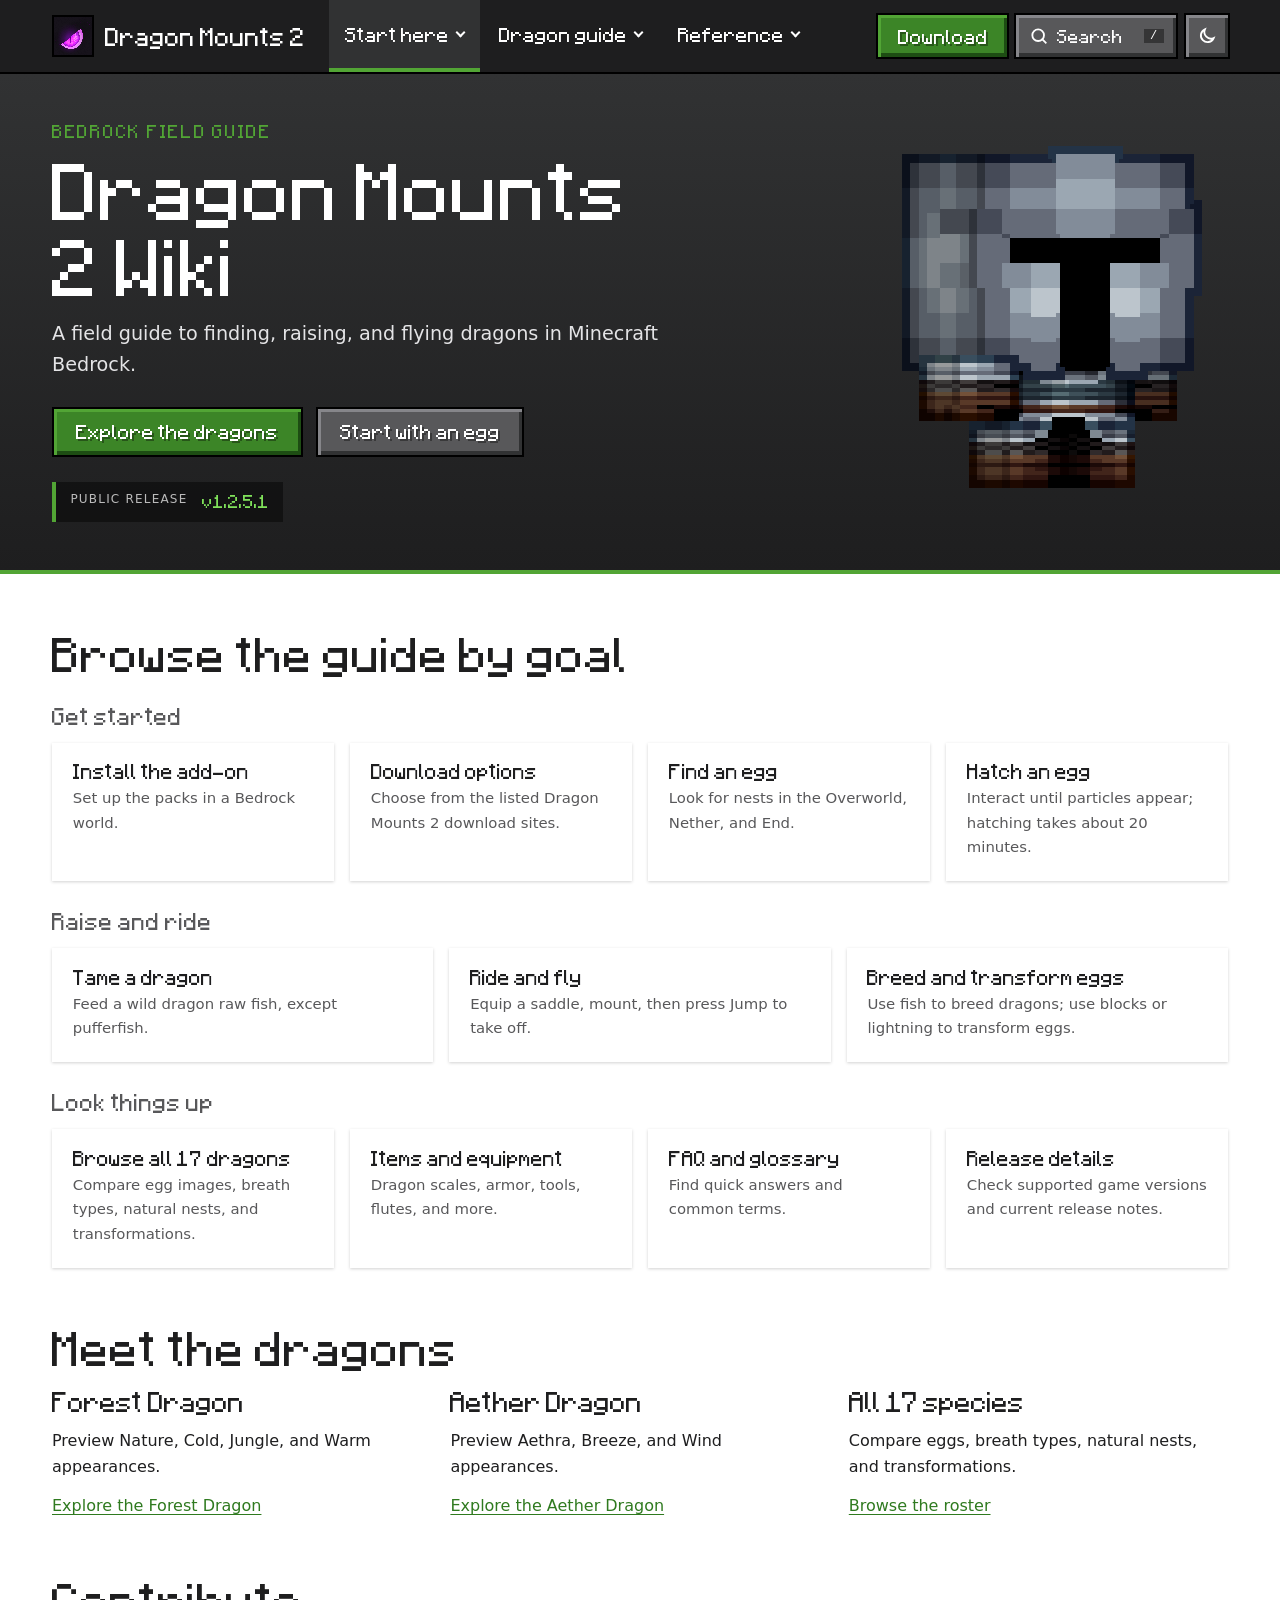
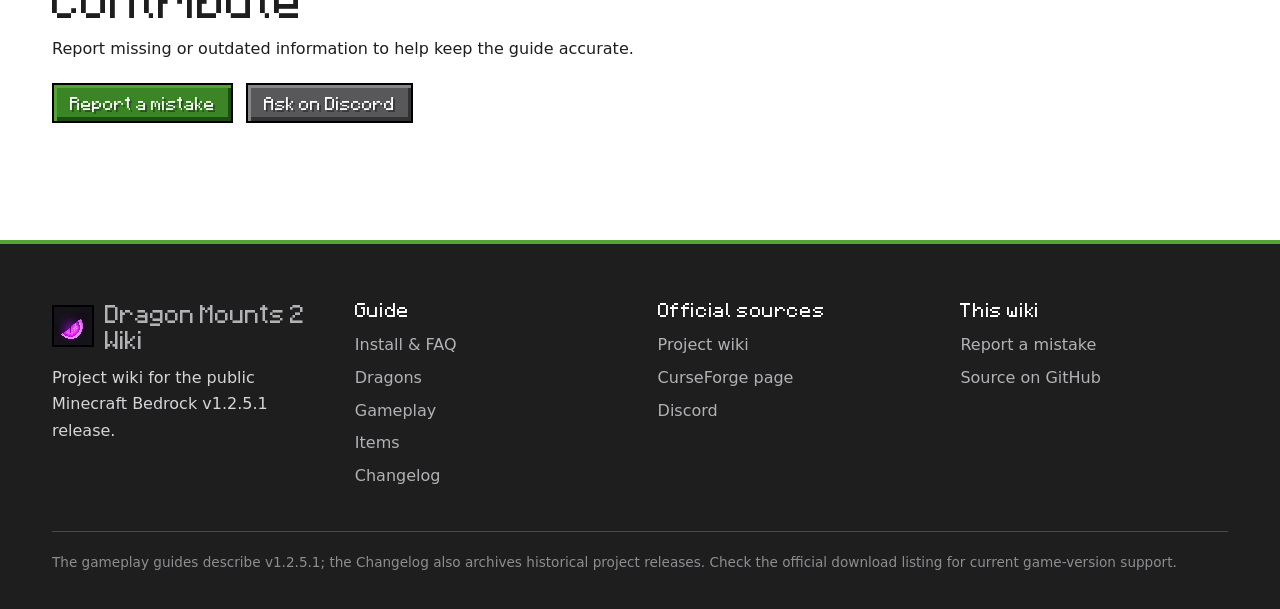
<file: index.html>
<!DOCTYPE html>
<html lang="en-GB">
<head>
<meta charset="utf-8">
<meta name="viewport" content="width=device-width, initial-scale=1, viewport-fit=cover">
<title>Dragon Mounts 2 Wiki</title>
<meta name="description" content="Dragon Mounts 2 Wiki for Minecraft Bedrock.">
<meta name="theme-color" content="#1e1e1f">
<link rel="icon" href="textures/pack_icon.png" type="image/png">

<script>try{var t=localStorage.getItem("dm2-theme");if(t==="dark"||t==="light")document.documentElement.setAttribute("data-theme",t)}catch(x){}</script>
<link rel="stylesheet" href="assets/style.css">
</head>
<body>
<a class="skip" href="#main">Skip to content</a>
<svg class="svg-sprite" width="0" height="0" aria-hidden="true"><defs>
<symbol id="head" viewBox="0 0 160 120"><path d="M58 40C44 28 28 22 10 24c14 6 26 16 34 30z"/><path d="M80 38C70 22 56 12 40 8c12 10 20 24 24 38z"/><path d="M28 90C20 66 34 44 62 40c22-4 50 4 78 22 10 6 8 16-2 18l-26 2c-6 12-22 16-36 12-14 8-30 4-48-4z"/><path d="M30 92l-14 14 22-6zM46 98l-6 16 18-12z"/><path d="M86 52c10-8 26-4 36 6-12 2-26 0-36-6z" class="dragon-eye-accent"/><ellipse cx="104" cy="55" rx="2.6" ry="5.5" transform="rotate(-62 104 55)" class="dragon-eye-pupil"/><circle cx="138" cy="66" r="2" class="dragon-eye-accent"/><path d="M82 80l50-8" fill="none" stroke="var(--eyec,#fff)" stroke-width="2" stroke-linecap="round"/></symbol>
<symbol id="i-core" viewBox="0 0 24 24"><circle cx="12" cy="12" r="8"/><path d="M12 7.5l3.5 4.5-3.5 4.5L8.5 12z"/></symbol>
<symbol id="i-scepter" viewBox="0 0 24 24"><path d="M4 20l9-9"/><path d="M17 3l4 4-4 4-4-4z"/></symbol>
<symbol id="i-flute" viewBox="0 0 24 24"><path d="M3 17L17 3l4 4L7 21z"/><path d="M9 15v.01M12 12v.01M15 9v.01"/></symbol>
<symbol id="i-shears" viewBox="0 0 24 24"><circle cx="6" cy="6" r="2.5"/><circle cx="6" cy="18" r="2.5"/><path d="M8 7.5L21 17M8 16.5L21 7"/></symbol>
<symbol id="i-chest" viewBox="0 0 24 24"><path d="M8 3L3 7l2 5 3-1v10h8V11l3 1 2-5-5-4c-1 2-2 3-4 3S9 5 8 3z"/></symbol>
<symbol id="i-feather" viewBox="0 0 24 24"><path d="M20 4C10 4 5 9 5 15l-2 6M5 16c7 0 13-4 15-12-4 2-8 2-11 5"/></symbol>
<symbol id="i-bone" viewBox="0 0 24 24"><path d="M8.5 15.5l7-7"/><circle cx="6.5" cy="14.5" r="2.2"/><circle cx="9.5" cy="17.5" r="2.2"/><circle cx="14.5" cy="6.5" r="2.2"/><circle cx="17.5" cy="9.5" r="2.2"/></symbol>
<symbol id="i-scale" viewBox="0 0 24 24"><path d="M12 3c4 0 8 3 8 8 0 5-4 9-8 10-4-1-8-5-8-10 0-5 4-8 8-8z"/><path d="M12 7v10"/></symbol>
<symbol id="i-disc" viewBox="0 0 24 24"><circle cx="12" cy="12" r="9"/><circle cx="12" cy="12" r="2.5"/><path d="M12 5a7 7 0 0 1 7 7"/></symbol>
<symbol id="i-egg" viewBox="0 0 24 24"><path d="M12 3c4 0 7 6 7 11 0 4-3 7-7 7s-7-3-7-7c0-5 3-11 7-11z"/><path d="M7.5 14c3 1.5 6 1.5 9 0"/></symbol>
<symbol id="i-wing" viewBox="0 0 24 24"><path d="M2 19C3 10 9 5 22 4c-1 4-3 6-6 7 2 0 3 0 5 0-2 4-6 6-10 6 1 0 2 0 3-1-4 0-8 1-12 3z"/></symbol>
<symbol id="i-follow" viewBox="0 0 24 24"><circle cx="6" cy="12" r="2.5"/><circle cx="17" cy="12" r="2.5"/><path d="M9 12h5M12 9l3 3-3 3"/></symbol>
</defs></svg>
<header class="site"><div class="wrap bar">
<a class="brand" href="index.html" aria-label="Dragon Mounts 2 Wiki, home"><img class="mark" src="textures/pack_icon.png" alt=""><span>Dragon Mounts 2</span></a>
<div class="tools">
<button class="ibtn menu-toggle" id="nav-toggle" type="button" aria-label="Open guide menu" aria-controls="nav-drawer" aria-expanded="false"><svg class="ico" viewBox="0 0 24 24" aria-hidden="true"><path d="M4 6h16M4 12h16M4 18h16"/></svg></button>
<button class="sbtn" id="sbtn" type="button" aria-label="Search the wiki"><svg class="ico" viewBox="0 0 24 24" aria-hidden="true"><circle cx="11" cy="11" r="7"/><path d="M20 20l-4-4"/></svg><span>Search</span><kbd>/</kbd></button>
<button class="ibtn" id="theme" type="button" aria-label="Switch between light and dark mode"><svg class="ico moon" viewBox="0 0 24 24" aria-hidden="true"><path d="M20 14.5A8 8 0 0 1 9.5 4a8 8 0 1 0 10.5 10.5z"/></svg><svg class="ico sun" viewBox="0 0 24 24" aria-hidden="true"><circle cx="12" cy="12" r="4"/><path d="M12 2v2M12 20v2M2 12h2M20 12h2M5 5l1.5 1.5M17.5 17.5L19 19M5 19l1.5-1.5M17.5 6.5L19 5"/></svg></button>
</div></div></header>
<dialog class="nav-drawer" id="nav-drawer" aria-labelledby="nav-title">
<div class="drawer-head"><b id="nav-title">Explore the wiki</b><button class="ibtn" id="nav-close" type="button" aria-label="Close guide menu"><svg class="ico" viewBox="0 0 24 24" aria-hidden="true"><path d="m6 6 12 12M18 6 6 18"/></svg></button></div>
<nav aria-label="Guide pages"><section class="guide-group"><h2>Start here</h2><ul><li><a href="index.html" aria-current="page">Overview</a></li><li><a href="install.html">Install and FAQ</a></li></ul></section><section class="guide-group"><h2>Dragon guide</h2><ul><li><a href="dragons.html">Dragons and nests</a></li><li><a href="gameplay.html">Eggs, taming and flight</a></li></ul></section><section class="guide-group"><h2>Reference</h2><ul><li><a href="items.html">Items and equipment</a></li><li><a href="changelog.html">Changelog</a></li></ul></section></nav>
<section class="drawer-section"><h2>On this page</h2><ul><li><a href="#tasks">Browse the guide</a></li><li><a href="#meet">Meet the dragons</a></li><li><a href="#help">Contribute</a></li></ul></section>
</dialog>
<main id="main">
<div id="bedrock-content">
<section class="home-feature">
<div class="wrap home-feature-inner">
<div class="home-feature-copy">
<p class="eyebrow">BEDROCK FIELD GUIDE</p>
<h1>Dragon Mounts 2 Wiki</h1>
<p class="lede">A field guide to finding, raising, and flying dragons in Minecraft Bedrock.</p>
<div class="feature-actions"><a class="btn" href="dragons.html#species">Explore the dragons</a><a class="btn ghost" href="gameplay.html#hatching">Start with an egg</a><a class="btn ghost" href="install.html#downloads">Download options</a></div>
<p class="feature-release"><span>PUBLIC RELEASE</span><b>v1.2.5.1</b><span>Minecraft Bedrock 26.40+</span></p>
</div>
<figure class="home-icon"><img src="textures/entity/chibi-ThumbnailSkin-idle.gif" alt="Chibi assistant" width="512" height="512"><figcaption>CHIBI ASSISTANT</figcaption></figure>
</div>
</section>
<div class="wrap home-note"><p class="note"><strong>Dragon Mounts 2 project guide.</strong> Mechanics and species are documented for the public v1.2.5.1 release. Check the <a href="https://github.com/DragonMounts-Team/DragonMounts2-Bedrock/wiki">project development wiki</a> for technical notes and the <a href="https://www.curseforge.com/minecraft-bedrock/addons/dragon-mounts-2/files/all">official download listing</a> for current game-version support.</p></div>
<div class="wrap home-content">
<h2 id="tasks"><a class="anchor" href="#tasks" aria-label="Link to this section">#</a>Browse the guide by goal</h2>
<section class="task-group"><h3>Get started</h3><div class="tasks"><a href="install.html"><b>Install the add-on</b><span>Set up the packs in a Bedrock world.</span></a><a href="install.html#downloads"><b>Download options</b><span>Choose from the listed Dragon Mounts 2 download sites.</span></a><a href="dragons.html#species"><b>Find an egg</b><span>Look for nests in the Overworld, Nether, and End.</span></a><a href="gameplay.html#hatching"><b>Hatch an egg</b><span>Interact until particles appear; hatching takes about 20 minutes.</span></a></div></section><section class="task-group"><h3>Raise and ride</h3><div class="tasks"><a href="gameplay.html#taming"><b>Tame a dragon</b><span>Feed a wild dragon raw fish, except pufferfish.</span></a><a href="gameplay.html#controls"><b>Ride and fly</b><span>Equip a saddle, mount, then press Jump to take off.</span></a><a href="gameplay.html#transformations"><b>Breed and transform eggs</b><span>Use fish to breed dragons; use blocks or lightning to transform eggs.</span></a></div></section><section class="task-group"><h3>Look things up</h3><div class="tasks"><a href="dragons.html#species"><b>Browse all 17 dragons</b><span>Compare egg images, breath types, natural nests, and transformations.</span></a><a href="items.html"><b>Items and equipment</b><span>Dragon scales, armor, tools, flutes, and more.</span></a><a href="install.html"><b>FAQ and glossary</b><span>Find quick answers and common terms.</span></a><a href="https://www.curseforge.com/minecraft-bedrock/addons/dragon-mounts-2/files/all"><b>Release details</b><span>Check supported game versions and current release notes.</span></a></div></section>

<h2 id="meet"><a class="anchor" href="#meet" aria-label="Link to this section">#</a>Meet the dragons</h2>
<div class="three">
<div><h3>Forest Dragon</h3><p>Preview Nature, Cold, Jungle, and Warm appearances.</p><a href="dragons.html#forest">Explore the Forest Dragon</a></div>
<div><h3>Aether Dragon</h3><p>Preview Aethra, Breeze, and Wind appearances.</p><a href="dragons.html#aether">Explore the Aether Dragon</a></div>
<div><h3>All 17 species</h3><p>Compare eggs, breath types, natural nests, and transformations.</p><a href="dragons.html#species">Browse the roster</a></div>
</div>

<h2 id="help"><a class="anchor" href="#help" aria-label="Link to this section">#</a>Contribute</h2>
<p>Report missing or outdated information to help keep the guide accurate.</p>
<p class="cta contribute-actions"><span data-link="issues" hidden><a class="btn sm" href="#">Report a mistake</a></span> <span data-link="discord" hidden><a class="btn sm ghost" href="#">Ask on Discord</a></span></p>
</div>
</div>
</main>
<footer class="foot"><div class="wrap">
<div class="footgrid">
<div><a class="brand" href="index.html"><img class="mark" src="textures/pack_icon.png" alt=""><span>Dragon Mounts 2 Wiki</span></a><p>Project wiki for the public Minecraft Bedrock v1.2.5.1 release.</p></div>
<div><h4>Guide</h4><ul><li><a href="install.html">Install & FAQ</a></li><li><a href="dragons.html">Dragons</a></li><li><a href="gameplay.html">Gameplay</a></li><li><a href="items.html">Items</a></li><li><a href="changelog.html">Changelog</a></li></ul></div>
<div><h4>Official sources</h4><ul>
<li><a href="https://github.com/DragonMounts-Team/DragonMounts2-Bedrock/wiki">Project wiki</a></li>
<li data-link="curseforge" hidden><a href="#">CurseForge page</a></li>
<li data-link="discord" hidden><a href="#">Discord</a></li></ul></div>
<div><h4>This wiki</h4><ul>
<li data-link="issues" hidden><a href="#">Report a mistake</a></li>
<li data-link="repo" hidden><a href="#">Source on GitHub</a></li></ul></div>
</div>
<small>The gameplay guides describe v1.2.5.1; the Changelog also archives historical project releases. Check the official download listing for current game-version support.</small>
</div></footer>
<div id="sx" hidden><div class="sbox" role="dialog" aria-modal="true" aria-label="Search the wiki"><input id="sq" type="search" placeholder="Search dragons, eggs, taming, riding, equipment" aria-label="Search the wiki" autocomplete="off"><div id="sres"></div><div class="sfoot">Arrow keys to move, Enter to open, Esc to close</div></div></div>
<script src="assets/config.js"></script>
<script src="assets/data.js"></script>
<script src="assets/app.js"></script>
<script src="assets/wiki.js"></script>
<script src="assets/live.js"></script>
</body>
</html>
</file>
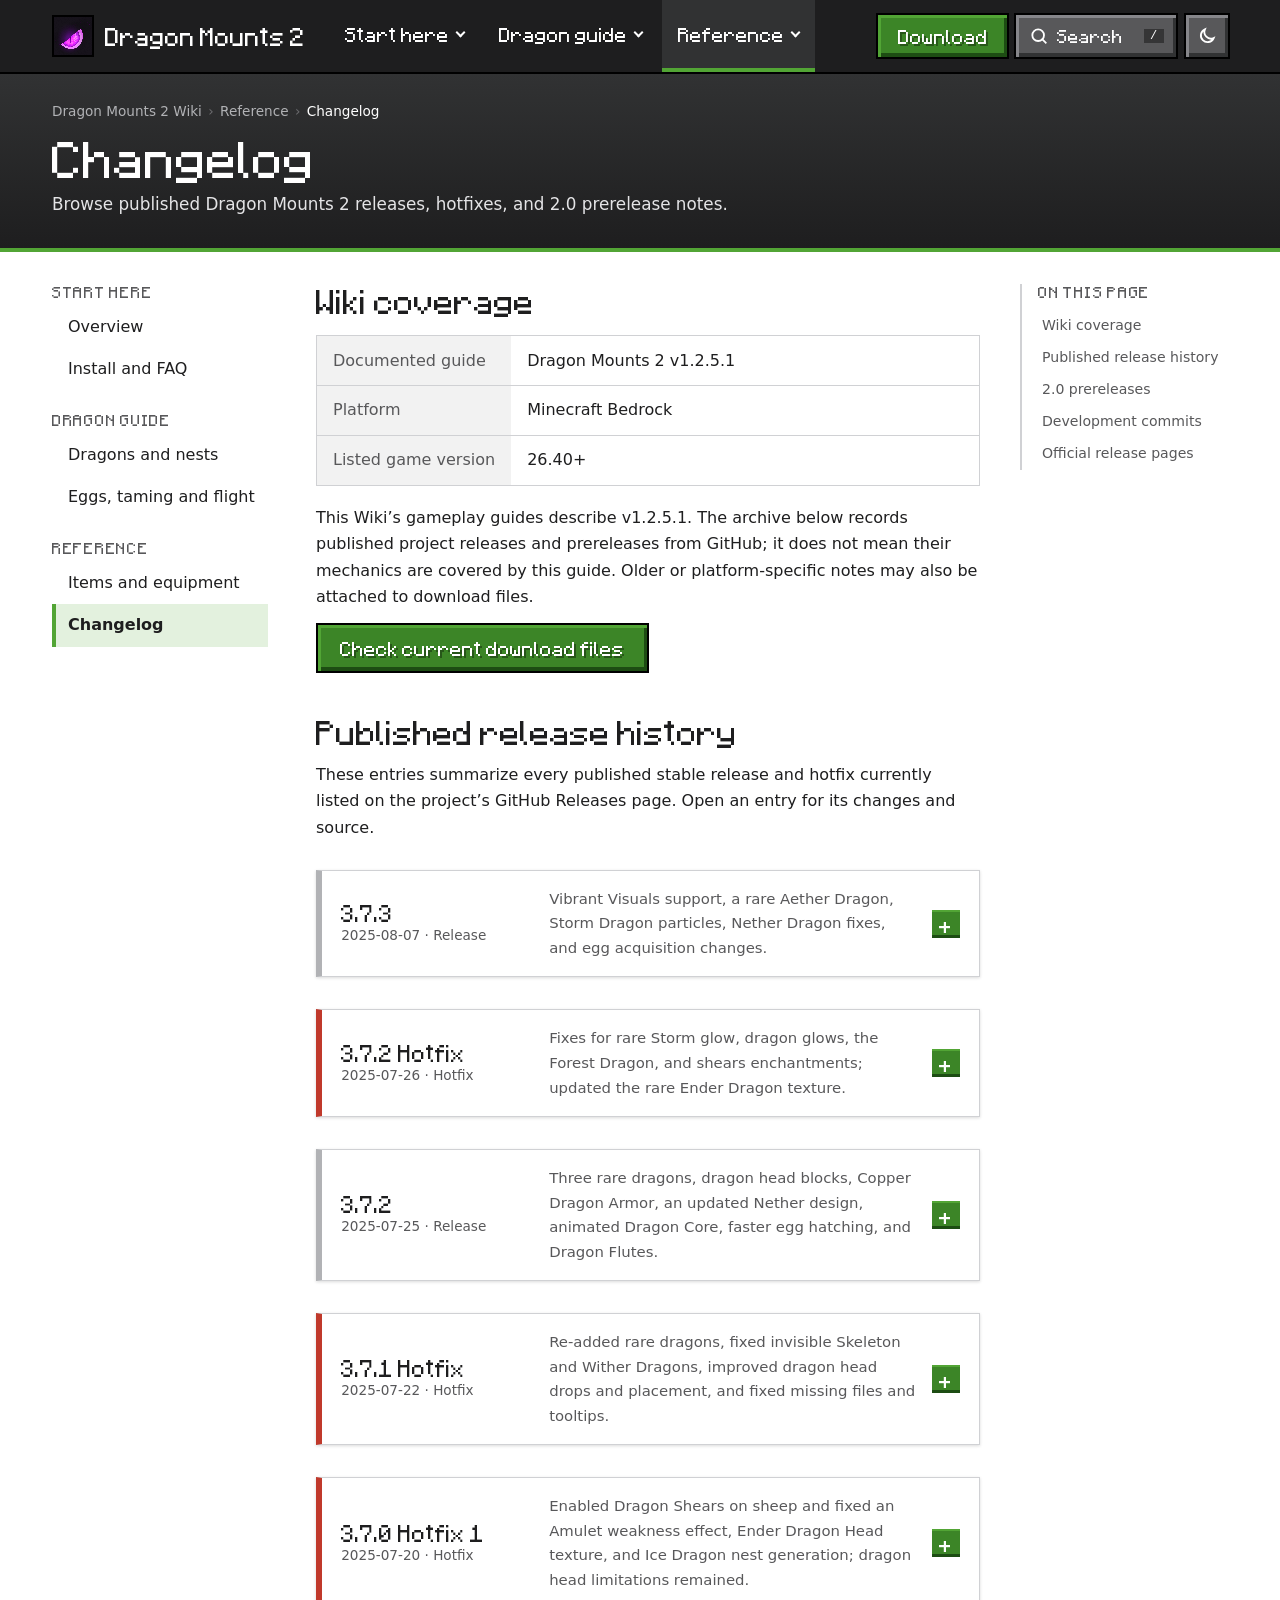
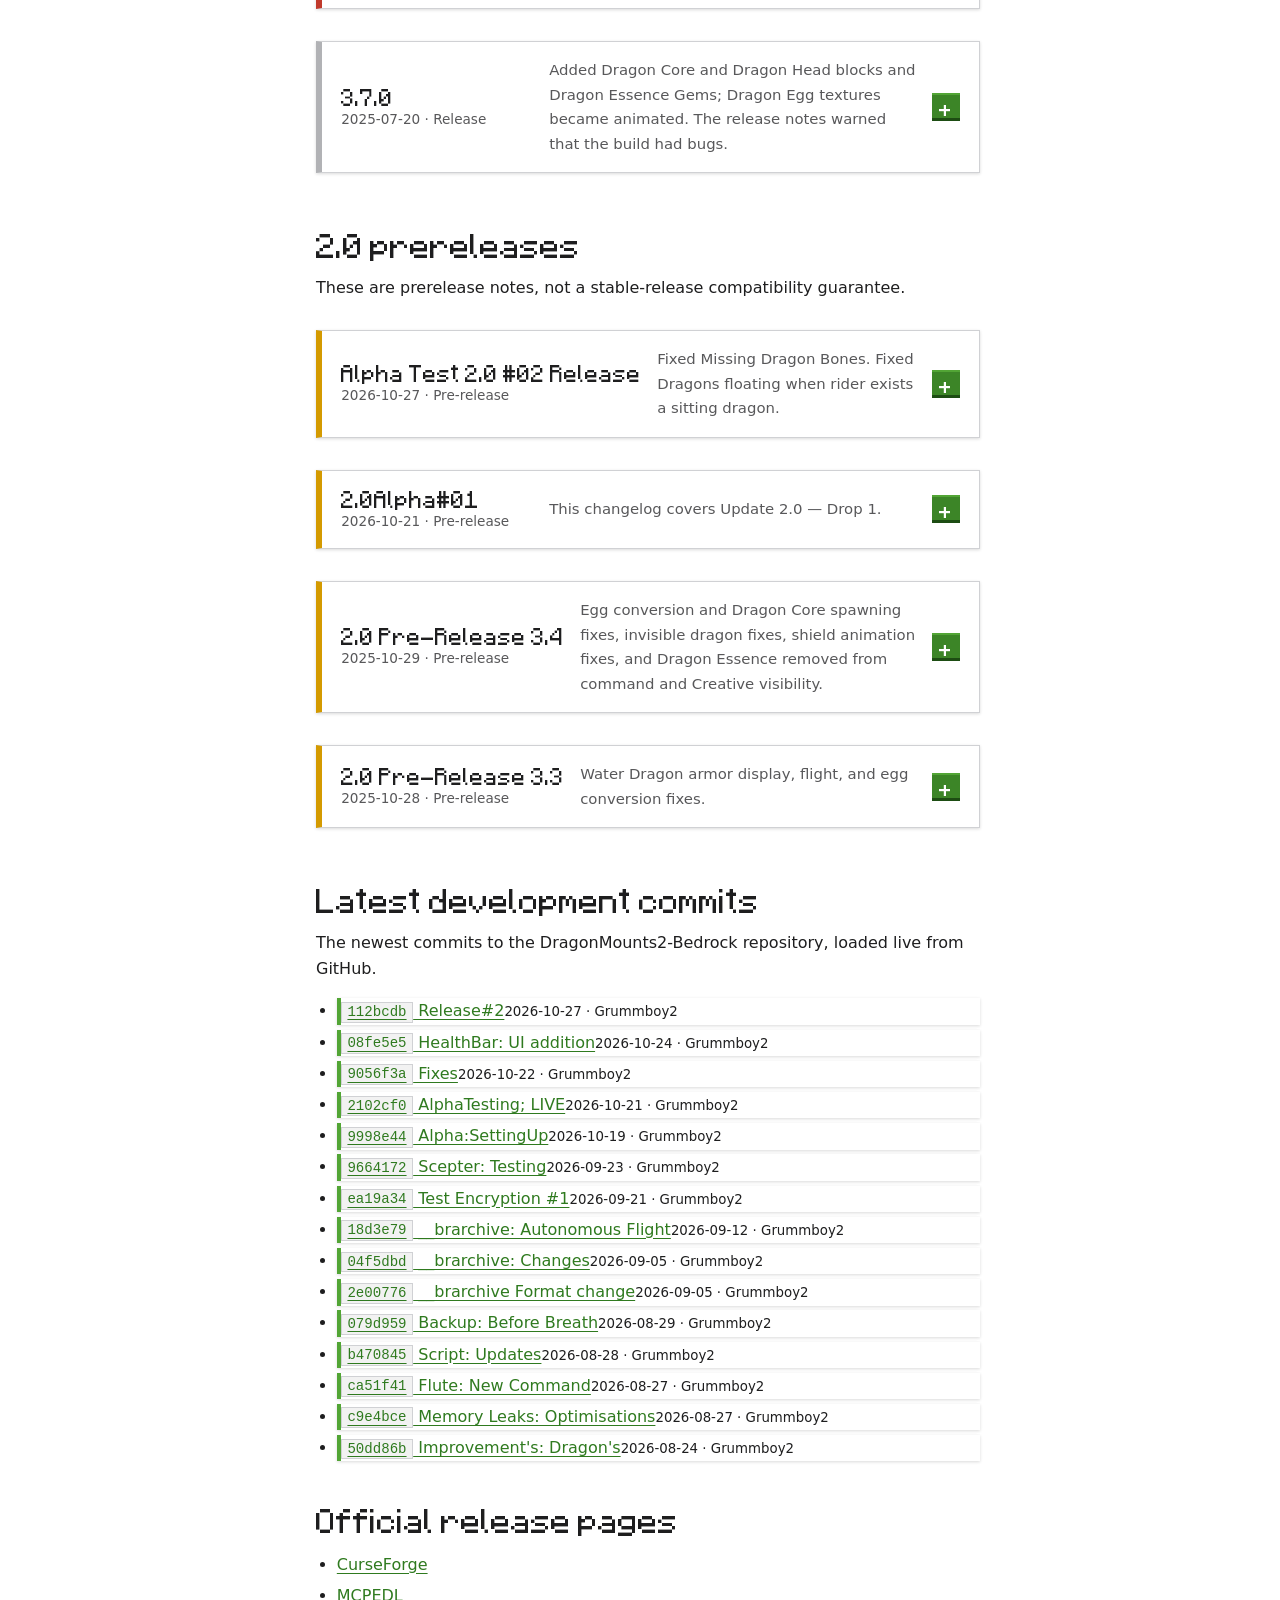
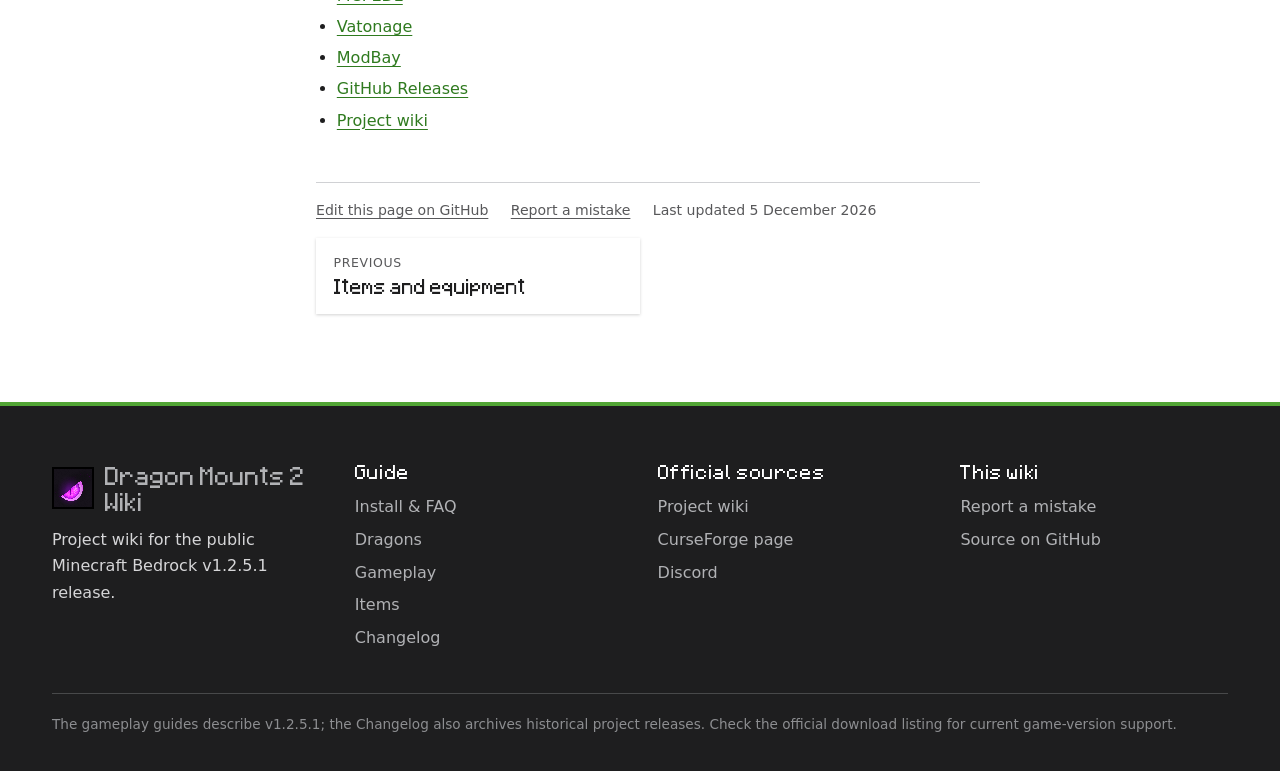
<file: changelog.html>
<!DOCTYPE html>
<html lang="en-GB">
<head>
<meta charset="utf-8">
<meta name="viewport" content="width=device-width, initial-scale=1, viewport-fit=cover">
<title>Changelog | Dragon Mounts 2 Wiki</title>
<meta name="description" content="Chronological Dragon Mounts 2 changelog with summarized GitHub release notes and direct source links.">
<meta name="theme-color" content="#1e1e1f">
<link rel="icon" href="textures/pack_icon.png" type="image/png">

<script>try{var t=localStorage.getItem("dm2-theme");if(t==="dark"||t==="light")document.documentElement.setAttribute("data-theme",t)}catch(x){}</script>
<link rel="stylesheet" href="assets/style.css">
</head>
<body>
<a class="skip" href="#main">Skip to content</a>
<svg class="svg-sprite" width="0" height="0" aria-hidden="true"><defs>
<symbol id="head" viewBox="0 0 160 120"><path d="M58 40C44 28 28 22 10 24c14 6 26 16 34 30z"/><path d="M80 38C70 22 56 12 40 8c12 10 20 24 24 38z"/><path d="M28 90C20 66 34 44 62 40c22-4 50 4 78 22 10 6 8 16-2 18l-26 2c-6 12-22 16-36 12-14 8-30 4-48-4z"/><path d="M30 92l-14 14 22-6zM46 98l-6 16 18-12z"/><path d="M86 52c10-8 26-4 36 6-12 2-26 0-36-6z" class="dragon-eye-accent"/><ellipse cx="104" cy="55" rx="2.6" ry="5.5" transform="rotate(-62 104 55)" class="dragon-eye-pupil"/><circle cx="138" cy="66" r="2" class="dragon-eye-accent"/><path d="M82 80l50-8" fill="none" stroke="var(--eyec,#fff)" stroke-width="2" stroke-linecap="round"/></symbol>
<symbol id="i-core" viewBox="0 0 24 24"><circle cx="12" cy="12" r="8"/><path d="M12 7.5l3.5 4.5-3.5 4.5L8.5 12z"/></symbol>
<symbol id="i-scepter" viewBox="0 0 24 24"><path d="M4 20l9-9"/><path d="M17 3l4 4-4 4-4-4z"/></symbol>
<symbol id="i-flute" viewBox="0 0 24 24"><path d="M3 17L17 3l4 4L7 21z"/><path d="M9 15v.01M12 12v.01M15 9v.01"/></symbol>
<symbol id="i-shears" viewBox="0 0 24 24"><circle cx="6" cy="6" r="2.5"/><circle cx="6" cy="18" r="2.5"/><path d="M8 7.5L21 17M8 16.5L21 7"/></symbol>
<symbol id="i-chest" viewBox="0 0 24 24"><path d="M8 3L3 7l2 5 3-1v10h8V11l3 1 2-5-5-4c-1 2-2 3-4 3S9 5 8 3z"/></symbol>
<symbol id="i-feather" viewBox="0 0 24 24"><path d="M20 4C10 4 5 9 5 15l-2 6M5 16c7 0 13-4 15-12-4 2-8 2-11 5"/></symbol>
<symbol id="i-bone" viewBox="0 0 24 24"><path d="M8.5 15.5l7-7"/><circle cx="6.5" cy="14.5" r="2.2"/><circle cx="9.5" cy="17.5" r="2.2"/><circle cx="14.5" cy="6.5" r="2.2"/><circle cx="17.5" cy="9.5" r="2.2"/></symbol>
<symbol id="i-scale" viewBox="0 0 24 24"><path d="M12 3c4 0 8 3 8 8 0 5-4 9-8 10-4-1-8-5-8-10 0-5 4-8 8-8z"/><path d="M12 7v10"/></symbol>
<symbol id="i-disc" viewBox="0 0 24 24"><circle cx="12" cy="12" r="9"/><circle cx="12" cy="12" r="2.5"/><path d="M12 5a7 7 0 0 1 7 7"/></symbol>
<symbol id="i-egg" viewBox="0 0 24 24"><path d="M12 3c4 0 7 6 7 11 0 4-3 7-7 7s-7-3-7-7c0-5 3-11 7-11z"/><path d="M7.5 14c3 1.5 6 1.5 9 0"/></symbol>
<symbol id="i-wing" viewBox="0 0 24 24"><path d="M2 19C3 10 9 5 22 4c-1 4-3 6-6 7 2 0 3 0 5 0-2 4-6 6-10 6 1 0 2 0 3-1-4 0-8 1-12 3z"/></symbol>
<symbol id="i-follow" viewBox="0 0 24 24"><circle cx="6" cy="12" r="2.5"/><circle cx="17" cy="12" r="2.5"/><path d="M9 12h5M12 9l3 3-3 3"/></symbol>
</defs></svg>
<header class="site"><div class="wrap bar">
<a class="brand" href="index.html" aria-label="Dragon Mounts 2 Wiki, home"><img class="mark" src="textures/pack_icon.png" alt=""><span>Dragon Mounts 2</span></a>
<div class="tools">
<button class="ibtn menu-toggle" id="nav-toggle" type="button" aria-label="Open guide menu" aria-controls="nav-drawer" aria-expanded="false"><svg class="ico" viewBox="0 0 24 24" aria-hidden="true"><path d="M4 6h16M4 12h16M4 18h16"/></svg></button>
<button class="sbtn" id="sbtn" type="button" aria-label="Search the wiki"><svg class="ico" viewBox="0 0 24 24" aria-hidden="true"><circle cx="11" cy="11" r="7"/><path d="M20 20l-4-4"/></svg><span>Search</span><kbd>/</kbd></button>
<button class="ibtn" id="theme" type="button" aria-label="Switch between light and dark mode"><svg class="ico moon" viewBox="0 0 24 24" aria-hidden="true"><path d="M20 14.5A8 8 0 0 1 9.5 4a8 8 0 1 0 10.5 10.5z"/></svg><svg class="ico sun" viewBox="0 0 24 24" aria-hidden="true"><circle cx="12" cy="12" r="4"/><path d="M12 2v2M12 20v2M2 12h2M20 12h2M5 5l1.5 1.5M17.5 17.5L19 19M5 19l1.5-1.5M17.5 6.5L19 5"/></svg></button>
</div></div></header>
<dialog class="nav-drawer" id="nav-drawer" aria-labelledby="nav-title">
<div class="drawer-head"><b id="nav-title">Explore the wiki</b><button class="ibtn" id="nav-close" type="button" aria-label="Close guide menu"><svg class="ico" viewBox="0 0 24 24" aria-hidden="true"><path d="m6 6 12 12M18 6 6 18"/></svg></button></div>
<nav aria-label="Guide pages"><section class="guide-group"><h2>Start here</h2><ul><li><a href="index.html">Overview</a></li><li><a href="install.html">Install and FAQ</a></li></ul></section><section class="guide-group"><h2>Dragon guide</h2><ul><li><a href="dragons.html">Dragons and nests</a></li><li><a href="gameplay.html">Eggs, taming and flight</a></li></ul></section><section class="guide-group"><h2>Reference</h2><ul><li><a href="items.html">Items and equipment</a></li><li><a href="changelog.html" aria-current="page">Changelog</a></li></ul></section></nav>
<section class="drawer-section"><h2>On this page</h2><ul><li><a href="#coverage">Wiki coverage</a></li><li><a href="#releases">Published release history</a></li><li><a href="#prereleases">2.0 prereleases</a></li><li><a href="#commits">Development commits</a></li><li><a href="#sources">Official release pages</a></li></ul></section>
</dialog>
<main id="main">
<div class="phead"><div class="wrap"><h1>Changelog</h1><p class="lede">Browse published Dragon Mounts 2 releases, hotfixes, and 2.0 prerelease notes.</p></div></div>
<div class="wrap layout has-sidebar">
<aside class="guide-sidebar"><nav aria-label="Wiki chapters"><section class="guide-group"><h2>Start here</h2><ul><li><a href="index.html">Overview</a></li><li><a href="install.html">Install and FAQ</a></li></ul></section><section class="guide-group"><h2>Dragon guide</h2><ul><li><a href="dragons.html">Dragons and nests</a></li><li><a href="gameplay.html">Eggs, taming and flight</a></li></ul></section><section class="guide-group"><h2>Reference</h2><ul><li><a href="items.html">Items and equipment</a></li><li><a href="changelog.html" aria-current="page">Changelog</a></li></ul></section></nav><section class="guide-group"><h2>On this page</h2><ul><li><a href="#coverage">Wiki coverage</a></li><li><a href="#releases">Published release history</a></li><li><a href="#prereleases">2.0 prereleases</a></li><li><a href="#commits">Development commits</a></li><li><a href="#sources">Official release pages</a></li></ul></section></aside>
<article>

<h2 id="coverage"><a class="anchor" href="#coverage" aria-label="Link to this section">#</a>Wiki coverage</h2>
<dl class="facts"><dt>Documented guide</dt><dd>Dragon Mounts 2 v1.2.5.1</dd><dt>Platform</dt><dd>Minecraft Bedrock</dd><dt>Listed game version</dt><dd>26.40+</dd></dl><p>This Wiki’s gameplay guides describe v1.2.5.1. The archive below records published project releases and prereleases from GitHub; it does not mean their mechanics are covered by this guide. Older or platform-specific notes may also be attached to download files.</p><p><a class="btn" href="https://www.curseforge.com/minecraft-bedrock/addons/dragon-mounts-2/files/all">Check current download files</a></p>

<h2 id="releases"><a class="anchor" href="#releases" aria-label="Link to this section">#</a>Published release history</h2>
<p>These entries summarize every published stable release and hotfix currently listed on the project’s GitHub Releases page. Open an entry for its changes and source.</p>
<!--releases:start--><div class="release-list"><details class="release-entry" id="release-3-7-3" data-stage="Release"><summary><span><b>3.7.3</b><small>2025-08-07 · Release</small></span><span class="release-summary">Vibrant Visuals support, a rare Aether Dragon, Storm Dragon particles, Nether Dragon fixes, and egg acquisition changes.</span></summary><ul><li>Added Vibrant Visuals support, a rare Aether Dragon, and new Storm Dragon particles.</li><li>Fixed Nether Dragon issues and stretched textures.</li><li>Removed the Ender Dragon Egg recipe; crouch-interact with flint and steel while holding a vanilla Dragon Egg to hatch an Ender Dragon.</li><li>Changed the Dark Dragon Egg method: strike a Moonlight Dragon Egg on a lightning rod with lightning.</li><li>Changed identifiers to the dragonmountsplus namespace.</li></ul><p class="release-source"><a href="https://github.com/DragonMounts-Team/DragonMounts2-Bedrock/releases/tag/3.7.3">Official release notes</a></p></details><details class="release-entry" id="release-3-7-2-hotfix" data-stage="Hotfix"><summary><span><b>3.7.2 Hotfix</b><small>2025-07-26 · Hotfix</small></span><span class="release-summary">Fixes for rare Storm glow, dragon glows, the Forest Dragon, and shears enchantments; updated the rare Ender Dragon texture.</span></summary><ul><li>Fixed rare Storm glow and incorrect dragon glow display.</li><li>Updated the rare Ender Dragon texture.</li><li>Fixed the Forest Dragon and shears enchantments.</li></ul><p class="release-source"><a href="https://github.com/DragonMounts-Team/DragonMounts2-Bedrock/releases/tag/3.7.2-hotfix">Official release notes</a></p></details><details class="release-entry" id="release-3-7-2" data-stage="Release"><summary><span><b>3.7.2</b><small>2025-07-25 · Release</small></span><span class="release-summary">Three rare dragons, dragon head blocks, Copper Dragon Armor, an updated Nether design, animated Dragon Core, faster egg hatching, and Dragon Flutes.</span></summary><ul><li>Added rare Ender, Storm, and Nether Dragons, plus their three dragon heads.</li><li>Added Copper Dragon Armor and a redesigned Nether Dragon.</li><li>Added an animated Dragon Core block and Emerald-assisted egg hatching.</li><li>Renamed Dragon Whistles to Dragon Flutes and updated their sounds.</li><li>Reduced baby dragon growl volume, organized dropped heads by species, and adjusted rare dragon frequency.</li><li>Introduced a new dragon armor system.</li></ul><p class="release-source"><a href="https://github.com/DragonMounts-Team/DragonMounts2-Bedrock/releases/tag/3.7.2">Official release notes</a></p></details><details class="release-entry" id="release-3-7-1-hotfix" data-stage="Hotfix"><summary><span><b>3.7.1 Hotfix</b><small>2025-07-22 · Hotfix</small></span><span class="release-summary">Re-added rare dragons, fixed invisible Skeleton and Wither Dragons, improved dragon head drops and placement, and fixed missing files and tooltips.</span></summary><ul><li>Re-added rare dragons and fixed invisible Skeleton and Wither Dragons.</li><li>Fixed dragons dropping the correct heads; added 16 head rotations and wall placement states.</li><li>Fixed missing files and removed Diamond Scissors enchantments that could duplicate items.</li><li>Updated tooltips to display colors.</li></ul><p class="release-source"><a href="https://github.com/DragonMounts-Team/DragonMounts2-Bedrock/releases/tag/3.7.1-hotfix">Official release notes</a></p></details><details class="release-entry" id="release-3-7-0-hotfix-1" data-stage="Hotfix"><summary><span><b>3.7.0 Hotfix 1</b><small>2025-07-20 · Hotfix</small></span><span class="release-summary">Enabled Dragon Shears on sheep and fixed an Amulet weakness effect, Ender Dragon Head texture, and Ice Dragon nest generation; dragon head limitations remained.</span></summary><ul><li>Allowed Dragon Shears to shear sheep.</li><li>Fixed the Amulet weakness effect, Ender Dragon Head texture, and Ice Dragon nest generation.</li><li>The release notes listed remaining Dragon Head limitations: redstone response, shadows, diagonal ground placement, wall attachment, break particles, head size, and mouth animation while players walk.</li></ul><p class="release-source"><a href="https://github.com/DragonMounts-Team/DragonMounts2-Bedrock/releases/tag/3.7.0-hotfix.1">Official release notes</a></p></details><details class="release-entry" id="release-3-7-0" data-stage="Release"><summary><span><b>3.7.0</b><small>2025-07-20 · Release</small></span><span class="release-summary">Added Dragon Core and Dragon Head blocks and Dragon Essence Gems; Dragon Egg textures became animated. The release notes warned that the build had bugs.</span></summary><ul><li>Added the Dragon Core block for reviving dragons and Dragon Head blocks.</li><li>Added Dragon Essence Gems for use with the Dragon Core.</li><li>Changed all Dragon Egg textures to animated textures.</li><li>The original release notes warned that this build had bugs and could cause unexpected behavior.</li></ul><p class="release-source"><a href="https://github.com/DragonMounts-Team/DragonMounts2-Bedrock/releases/tag/3.7.0">Official release notes</a></p></details></div><!--releases:end-->

<h2 id="prereleases"><a class="anchor" href="#prereleases" aria-label="Link to this section">#</a>2.0 prereleases</h2>
<p>These are prerelease notes, not a stable-release compatibility guarantee.</p>
<!--prereleases:start--><div class="release-list"><details class="release-entry" id="release-2-0alpha-2" data-stage="Pre-release"><summary><span><b>Alpha Test 2.0 #02 Release</b><small>2026-10-27 · Pre-release</small></span><span class="release-summary">Fixed Missing Dragon Bones. Fixed Dragons floating when rider exists a sitting dragon.</span></summary><ul><li>Fixed Missing Dragon Bones.</li><li>Fixed Dragons floating when rider exists a sitting dragon.</li><li>Fixed Nests missing there dragons eggs.</li><li>Fixed Leather dragon armor not displaying correctly.</li><li>Fixed V-formation flight when other dragon where sitting.</li><li>Fixed Dragons not returning to there states correctly.</li><li>Fixed Sunlight Dragon Scale Axe texture.</li><li>Fixed Spears missing attachables.</li><li>Fixed Settings not correctly applying.</li><li>Fixed Amulet, Scepter and Flute damaging dragons.</li><li>Fixed Dragon hatching.</li><li>Added Dragon Core.</li></ul><p class="release-source"><a href="https://github.com/DragonMounts-Team/DragonMounts2-Bedrock/releases/tag/2.0Alpha#2">Official release notes</a></p></details><details class="release-entry" id="release-2-0alpha-01" data-stage="Pre-release"><summary><span><b>2.0Alpha#01</b><small>2026-10-21 · Pre-release</small></span><span class="release-summary">This changelog covers Update 2.0 — Drop 1.</span></summary><ul><li>Some features may not be mentioned because they were accidentally left out. [Grummboy2].</li><li>Thanks to Kyuu for helping and rewriting the majority of the code.</li><li>Thanks to the Bedrock Add-on Server for templates for some features.</li><li>Some features shown on Discord did not make it into this update (or were scrapped).</li><li>Thanks to Lotus for helping find and fix bugs.</li><li>We’re implementing a system to support compatibility with other Bedrock add-ons that add new dragons or items.</li><li>Breeding new species with ours will not be supported, but we’ll look into alternatives.</li><li>Name replaced with pack.name (pulled from .lang) [RP, BP].</li><li>Description replaced with pack.description (pulled from .lang) [RP, BP].</li><li>Minimum Minecraft version: 1.26.50.</li><li>Server Script API: 2.10.0.</li><li>Server UI Script API: 2.1.0.</li></ul><p class="release-source"><a href="https://github.com/DragonMounts-Team/DragonMounts2-Bedrock/releases/tag/2.0Alpha#01">Official release notes</a></p></details><details class="release-entry" id="release-2-0-pre-release-3-4" data-stage="Pre-release"><summary><span><b>2.0 Pre-Release 3.4</b><small>2025-10-29 · Pre-release</small></span><span class="release-summary">Egg conversion and Dragon Core spawning fixes, invisible dragon fixes, shield animation fixes, and Dragon Essence removed from command and Creative visibility.</span></summary><ul><li>Restored egg conversion and fixed issues introduced in Pre-Release 3.3.</li><li>Fixed dragons appearing invisible.</li><li>Removed the ten-tick delay when the Dragon Core spawns a dragon.</li><li>Fixed first- and third-person shield animations.</li><li>Made Dragon Essence unavailable through commands and the Creative inventory.</li></ul><p class="release-source"><a href="https://github.com/DragonMounts-Team/DragonMounts2-Bedrock/releases/tag/2.0-Pre-Release-3.4">Official release notes</a></p></details><details class="release-entry" id="release-2-0-pre-release-3-3" data-stage="Pre-release"><summary><span><b>2.0 Pre-Release 3.3</b><small>2025-10-28 · Pre-release</small></span><span class="release-summary">Water Dragon armor display, flight, and egg conversion fixes.</span></summary><ul><li>Fixed armor display on Water Dragons.</li><li>Fixed flight.</li><li>Updated egg conversion.</li></ul><p class="release-source"><a href="https://github.com/DragonMounts-Team/DragonMounts2-Bedrock/releases/tag/2.0-Pre-Release-3.3">Official release notes</a></p></details></div><!--prereleases:end-->

<h2 id="commits"><a class="anchor" href="#commits" aria-label="Link to this section">#</a>Latest development commits</h2>
<p>The newest commits to the DragonMounts2-Bedrock repository, loaded live from GitHub.</p>
<ul class="commit-feed" id="commit-feed"><li>Loading…</li></ul>

<h2 id="sources"><a class="anchor" href="#sources" aria-label="Link to this section">#</a>Official release pages</h2>
<ul><li><a href="https://www.curseforge.com/minecraft-bedrock/addons/dragon-mounts-2">CurseForge</a></li><li><a href="https://mcpedl.com/dragon-mounts-2/">MCPEDL</a></li><li><a href="https://vatonage.com/mods/dragon-mounts-2">Vatonage</a></li><li><a href="https://modbay.org/mods/4446-dragon-mounts-2.html">ModBay</a></li><li><a href="https://github.com/DragonMounts-Team/DragonMounts2-Bedrock/releases">GitHub Releases</a></li><li><a href="https://github.com/DragonMounts-Team/DragonMounts2-Bedrock/wiki">Project wiki</a></li></ul>

</article>
</div>
</main>
<footer class="foot"><div class="wrap">
<div class="footgrid">
<div><a class="brand" href="index.html"><img class="mark" src="textures/pack_icon.png" alt=""><span>Dragon Mounts 2 Wiki</span></a><p>Project wiki for the public Minecraft Bedrock v1.2.5.1 release.</p></div>
<div><h4>Guide</h4><ul><li><a href="install.html">Install & FAQ</a></li><li><a href="dragons.html">Dragons</a></li><li><a href="gameplay.html">Gameplay</a></li><li><a href="items.html">Items</a></li><li><a href="changelog.html">Changelog</a></li></ul></div>
<div><h4>Official sources</h4><ul>
<li><a href="https://github.com/DragonMounts-Team/DragonMounts2-Bedrock/wiki">Project wiki</a></li>
<li data-link="curseforge" hidden><a href="#">CurseForge page</a></li>
<li data-link="discord" hidden><a href="#">Discord</a></li></ul></div>
<div><h4>This wiki</h4><ul>
<li data-link="issues" hidden><a href="#">Report a mistake</a></li>
<li data-link="repo" hidden><a href="#">Source on GitHub</a></li></ul></div>
</div>
<small>The gameplay guides describe v1.2.5.1; the Changelog also archives historical project releases. Check the official download listing for current game-version support.</small>
</div></footer>
<div id="sx" hidden><div class="sbox" role="dialog" aria-modal="true" aria-label="Search the wiki"><input id="sq" type="search" placeholder="Search dragons, eggs, taming, riding, equipment" aria-label="Search the wiki" autocomplete="off"><div id="sres"></div><div class="sfoot">Arrow keys to move, Enter to open, Esc to close</div></div></div>
<script src="assets/config.js"></script>
<script src="assets/data.js"></script>
<script src="assets/app.js"></script>
<script src="assets/wiki.js"></script>
<script src="assets/live.js"></script>
</body>
</html>
</file>
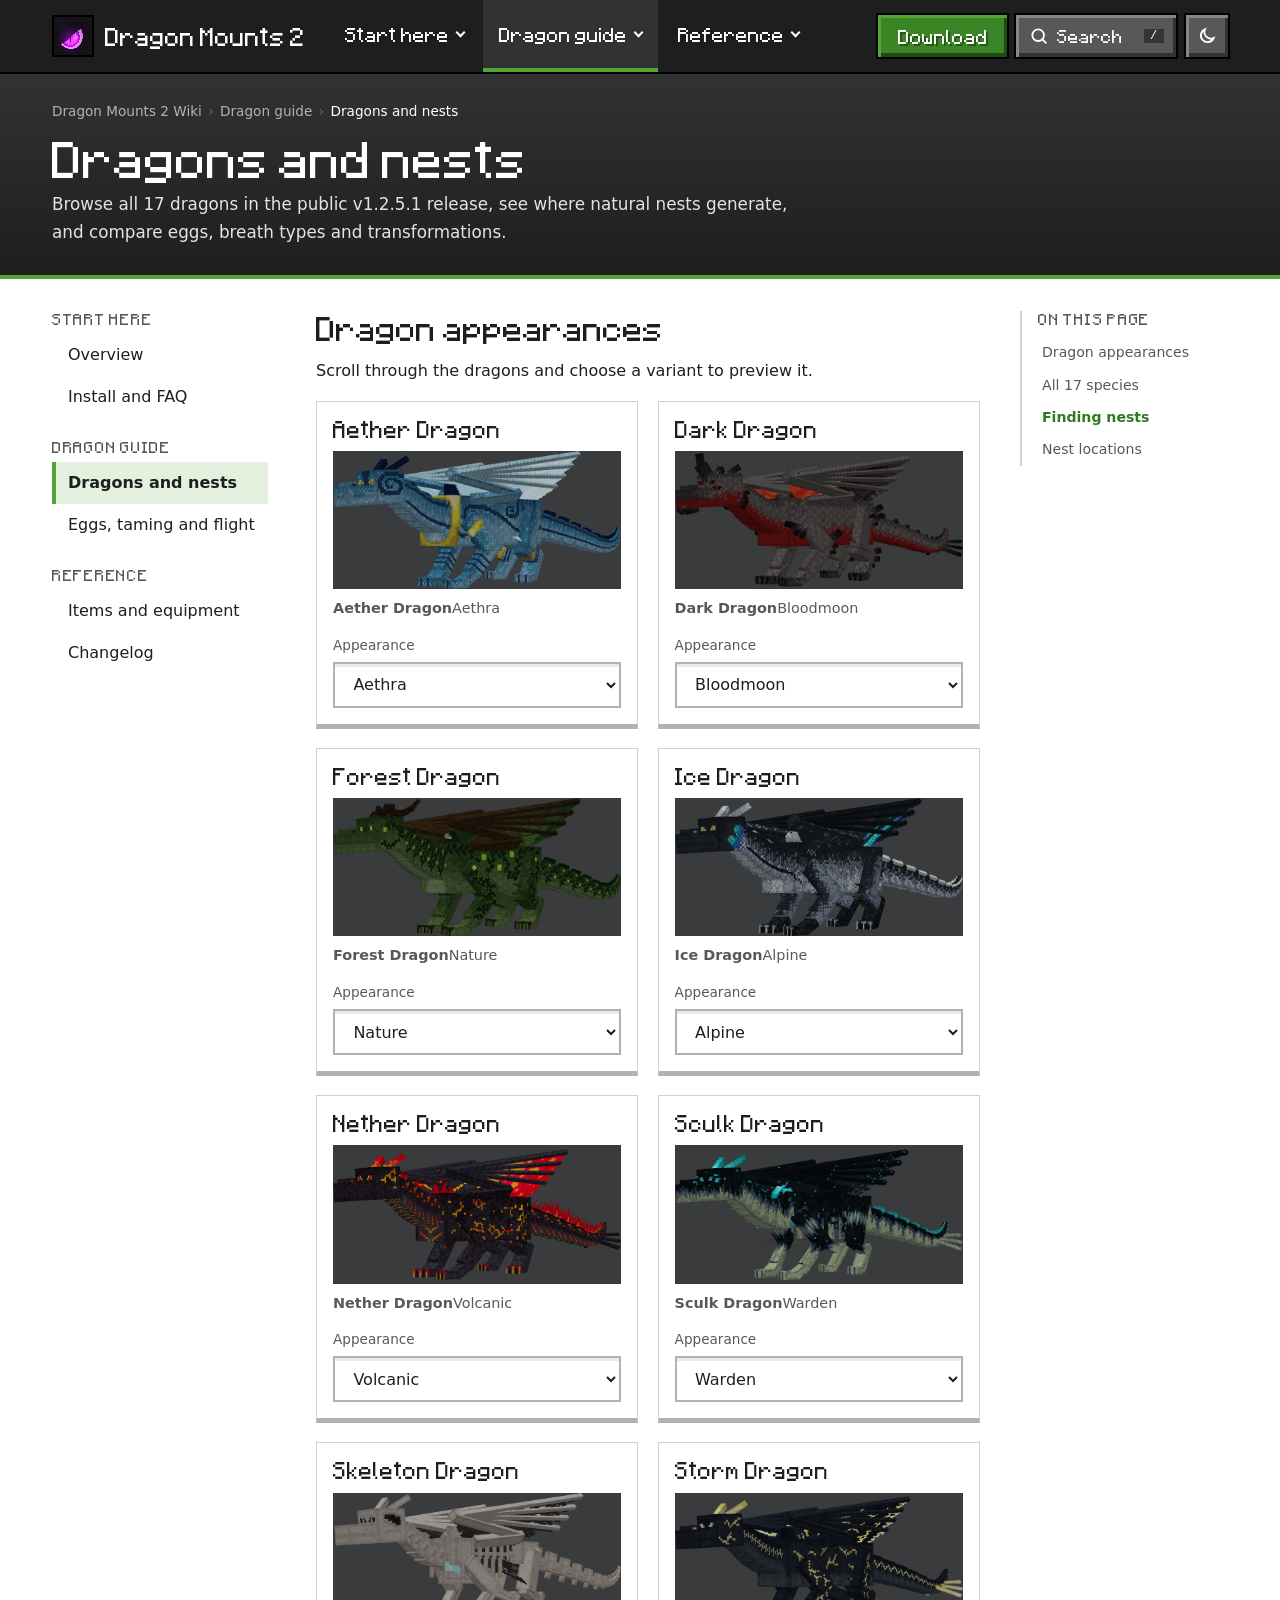
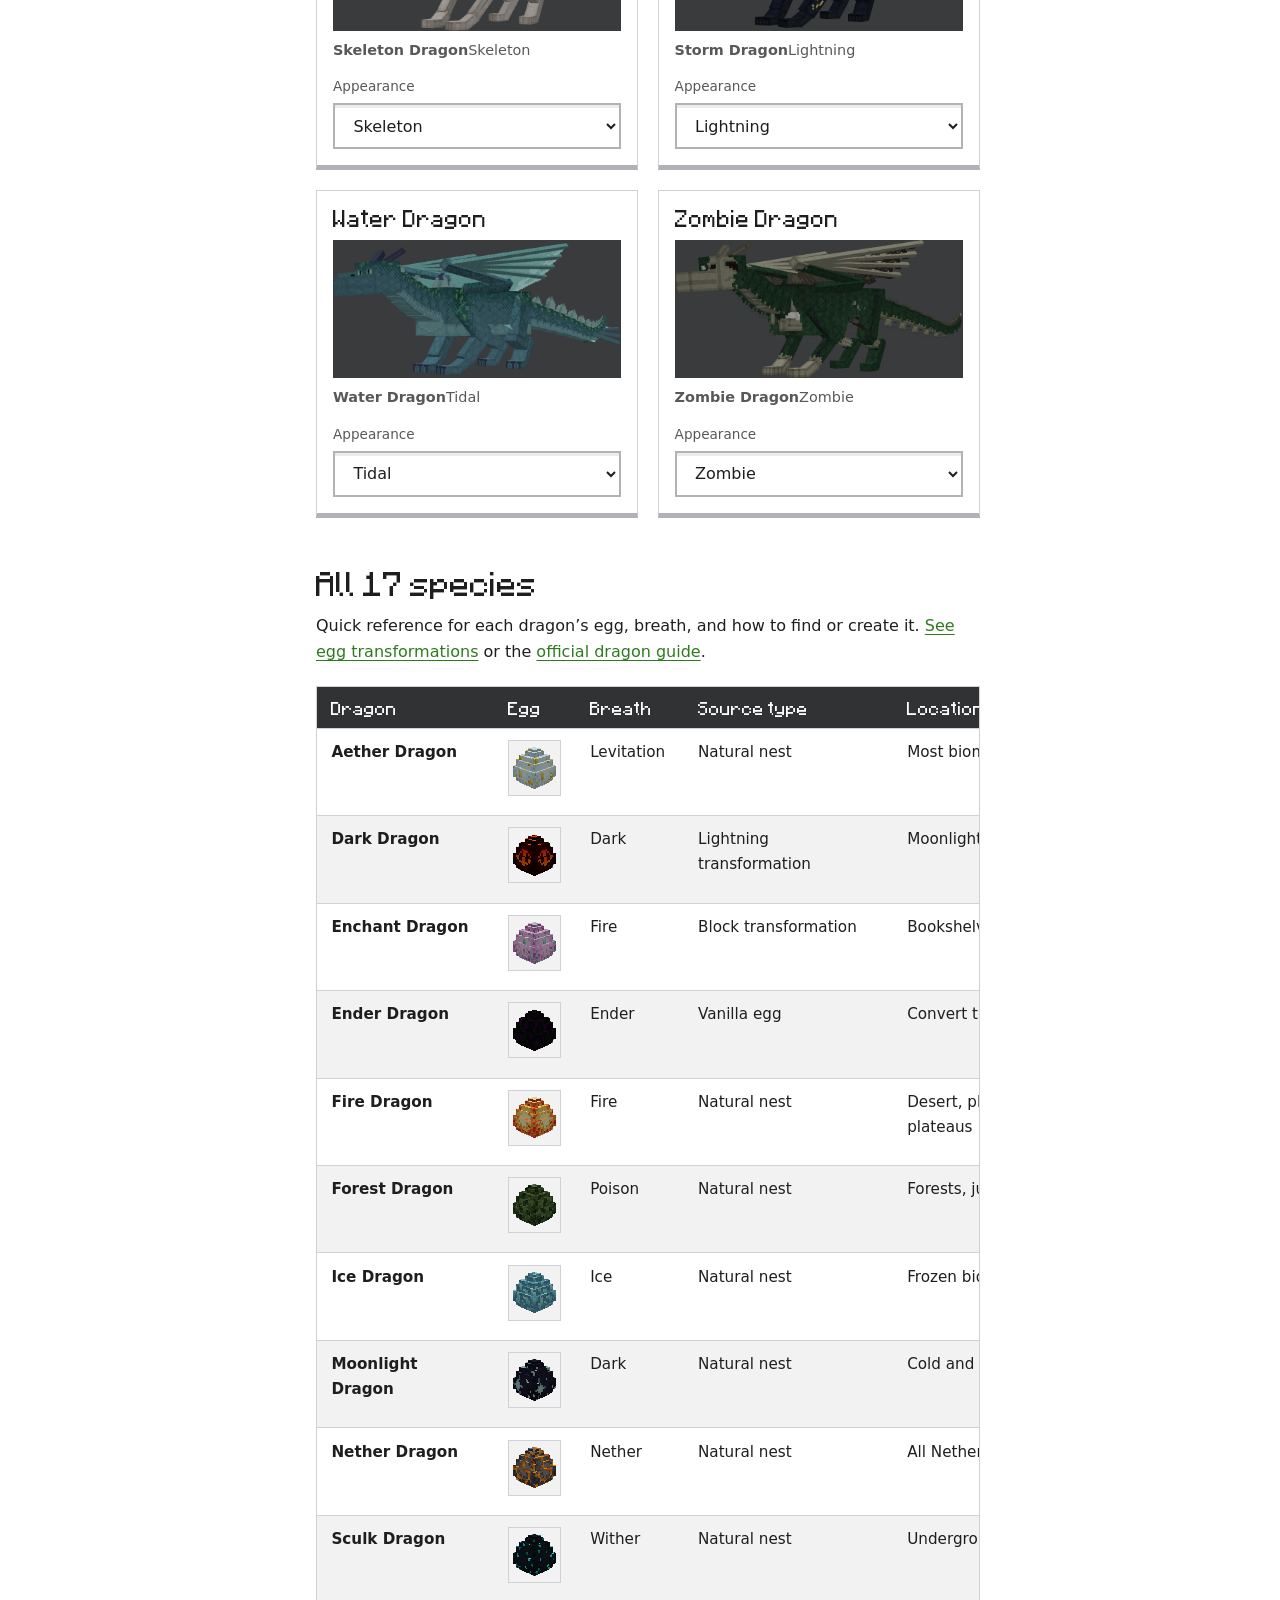
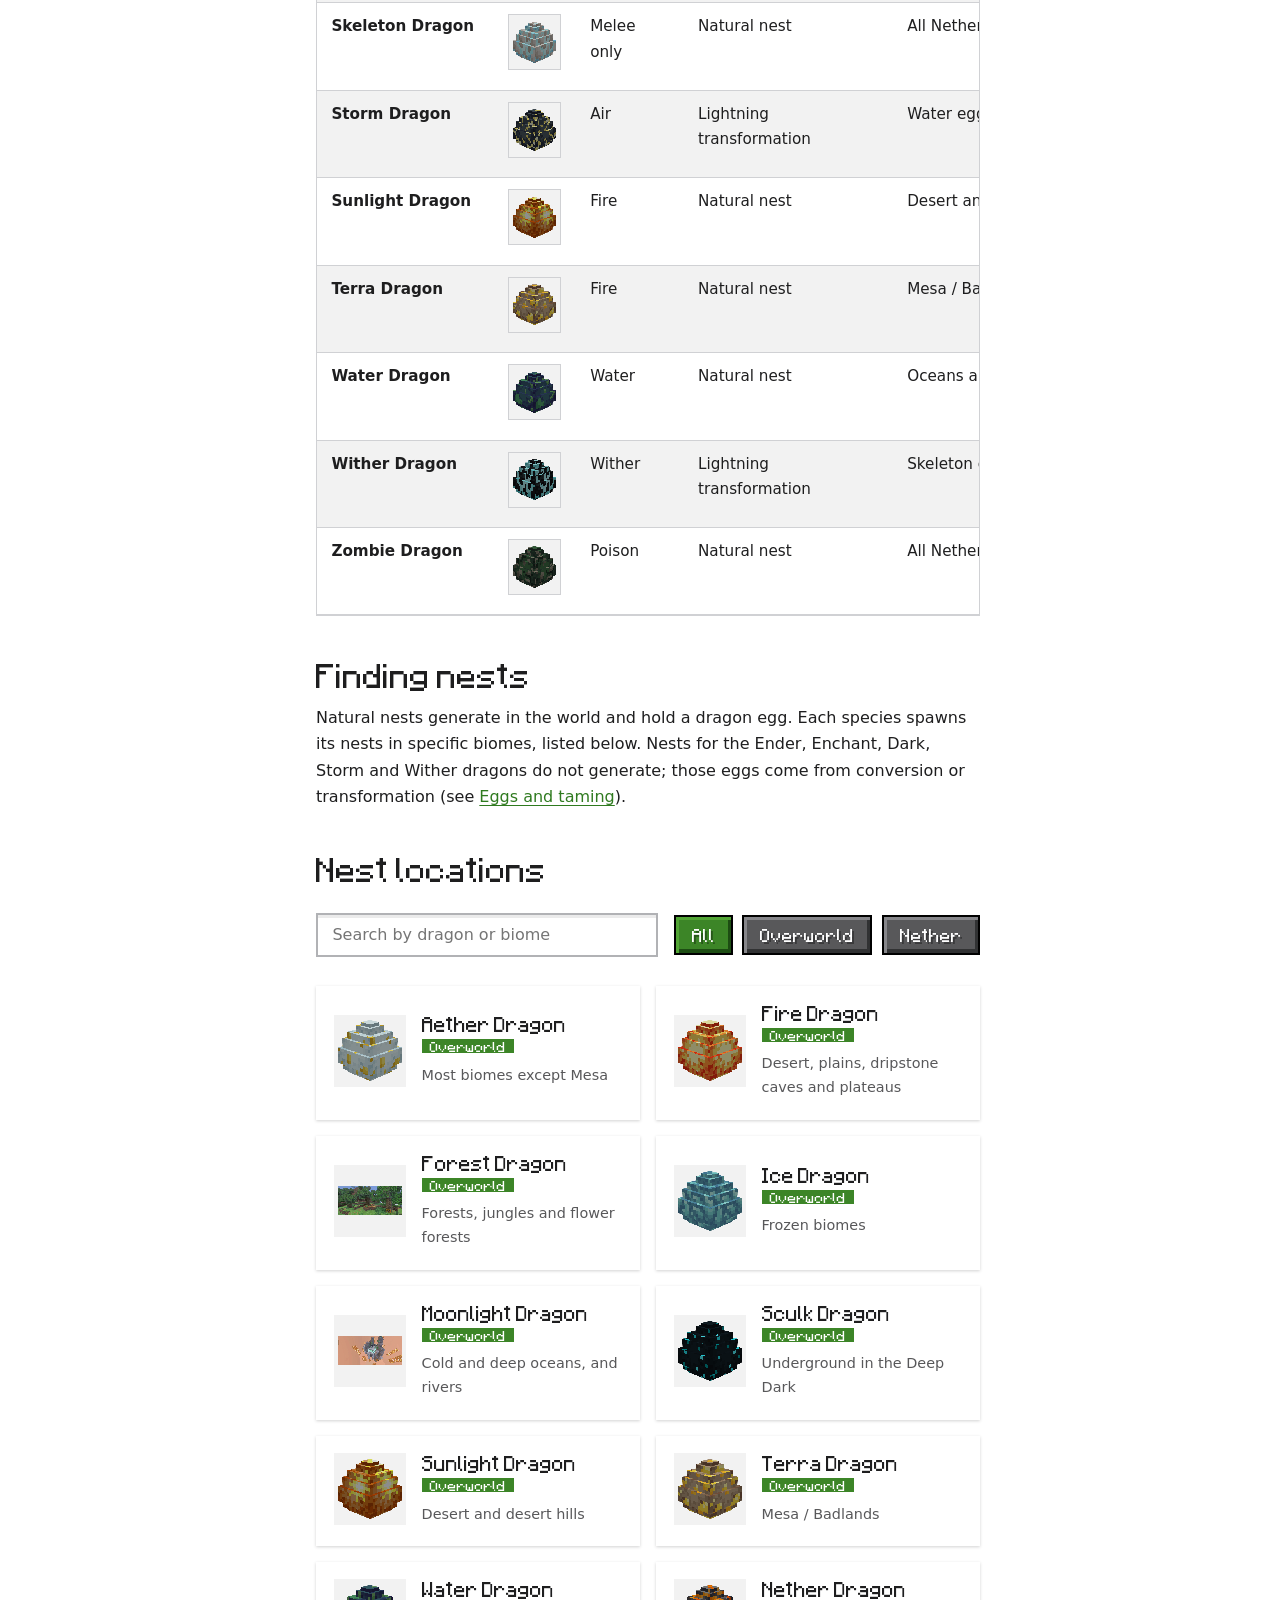
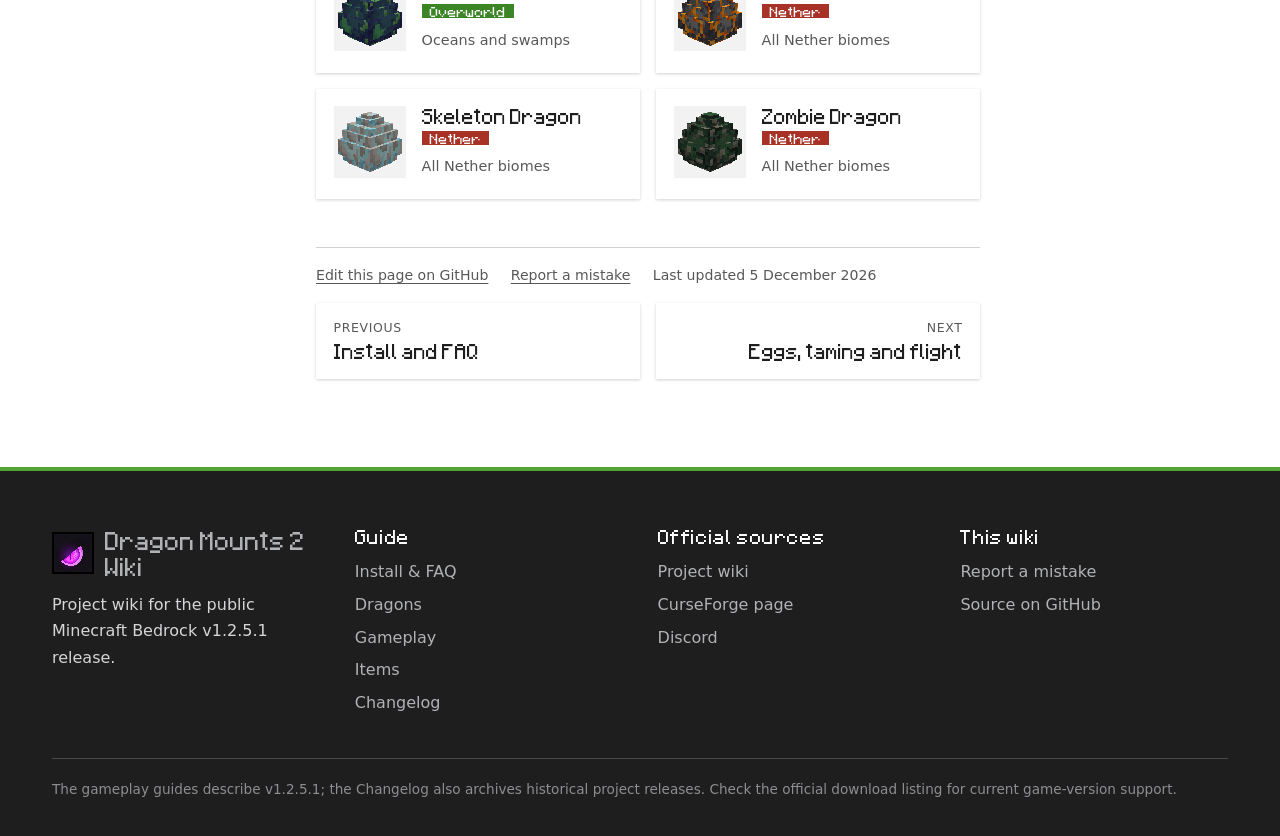
<file: dragons.html>
<!DOCTYPE html>
<html lang="en-GB">
<head>
<meta charset="utf-8">
<meta name="viewport" content="width=device-width, initial-scale=1, viewport-fit=cover">
<title>Dragons and nests | Dragon Mounts 2 Wiki</title>
<meta name="description" content="Dragon appearances, the full 17-species roster, and a searchable list of natural nest locations for Dragon Mounts 2.">
<meta name="theme-color" content="#1e1e1f">
<link rel="icon" href="textures/pack_icon.png" type="image/png">

<script>try{var t=localStorage.getItem("dm2-theme");if(t==="dark"||t==="light")document.documentElement.setAttribute("data-theme",t)}catch(x){}</script>
<link rel="stylesheet" href="assets/style.css">
</head>
<body>
<a class="skip" href="#main">Skip to content</a>
<svg class="svg-sprite" width="0" height="0" aria-hidden="true"><defs>
<symbol id="head" viewBox="0 0 160 120"><path d="M58 40C44 28 28 22 10 24c14 6 26 16 34 30z"/><path d="M80 38C70 22 56 12 40 8c12 10 20 24 24 38z"/><path d="M28 90C20 66 34 44 62 40c22-4 50 4 78 22 10 6 8 16-2 18l-26 2c-6 12-22 16-36 12-14 8-30 4-48-4z"/><path d="M30 92l-14 14 22-6zM46 98l-6 16 18-12z"/><path d="M86 52c10-8 26-4 36 6-12 2-26 0-36-6z" class="dragon-eye-accent"/><ellipse cx="104" cy="55" rx="2.6" ry="5.5" transform="rotate(-62 104 55)" class="dragon-eye-pupil"/><circle cx="138" cy="66" r="2" class="dragon-eye-accent"/><path d="M82 80l50-8" fill="none" stroke="var(--eyec,#fff)" stroke-width="2" stroke-linecap="round"/></symbol>
<symbol id="i-core" viewBox="0 0 24 24"><circle cx="12" cy="12" r="8"/><path d="M12 7.5l3.5 4.5-3.5 4.5L8.5 12z"/></symbol>
<symbol id="i-scepter" viewBox="0 0 24 24"><path d="M4 20l9-9"/><path d="M17 3l4 4-4 4-4-4z"/></symbol>
<symbol id="i-flute" viewBox="0 0 24 24"><path d="M3 17L17 3l4 4L7 21z"/><path d="M9 15v.01M12 12v.01M15 9v.01"/></symbol>
<symbol id="i-shears" viewBox="0 0 24 24"><circle cx="6" cy="6" r="2.5"/><circle cx="6" cy="18" r="2.5"/><path d="M8 7.5L21 17M8 16.5L21 7"/></symbol>
<symbol id="i-chest" viewBox="0 0 24 24"><path d="M8 3L3 7l2 5 3-1v10h8V11l3 1 2-5-5-4c-1 2-2 3-4 3S9 5 8 3z"/></symbol>
<symbol id="i-feather" viewBox="0 0 24 24"><path d="M20 4C10 4 5 9 5 15l-2 6M5 16c7 0 13-4 15-12-4 2-8 2-11 5"/></symbol>
<symbol id="i-bone" viewBox="0 0 24 24"><path d="M8.5 15.5l7-7"/><circle cx="6.5" cy="14.5" r="2.2"/><circle cx="9.5" cy="17.5" r="2.2"/><circle cx="14.5" cy="6.5" r="2.2"/><circle cx="17.5" cy="9.5" r="2.2"/></symbol>
<symbol id="i-scale" viewBox="0 0 24 24"><path d="M12 3c4 0 8 3 8 8 0 5-4 9-8 10-4-1-8-5-8-10 0-5 4-8 8-8z"/><path d="M12 7v10"/></symbol>
<symbol id="i-disc" viewBox="0 0 24 24"><circle cx="12" cy="12" r="9"/><circle cx="12" cy="12" r="2.5"/><path d="M12 5a7 7 0 0 1 7 7"/></symbol>
<symbol id="i-egg" viewBox="0 0 24 24"><path d="M12 3c4 0 7 6 7 11 0 4-3 7-7 7s-7-3-7-7c0-5 3-11 7-11z"/><path d="M7.5 14c3 1.5 6 1.5 9 0"/></symbol>
<symbol id="i-wing" viewBox="0 0 24 24"><path d="M2 19C3 10 9 5 22 4c-1 4-3 6-6 7 2 0 3 0 5 0-2 4-6 6-10 6 1 0 2 0 3-1-4 0-8 1-12 3z"/></symbol>
<symbol id="i-follow" viewBox="0 0 24 24"><circle cx="6" cy="12" r="2.5"/><circle cx="17" cy="12" r="2.5"/><path d="M9 12h5M12 9l3 3-3 3"/></symbol>
</defs></svg>
<header class="site"><div class="wrap bar">
<a class="brand" href="index.html" aria-label="Dragon Mounts 2 Wiki, home"><img class="mark" src="textures/pack_icon.png" alt=""><span>Dragon Mounts 2</span></a>
<div class="tools">
<button class="ibtn menu-toggle" id="nav-toggle" type="button" aria-label="Open guide menu" aria-controls="nav-drawer" aria-expanded="false"><svg class="ico" viewBox="0 0 24 24" aria-hidden="true"><path d="M4 6h16M4 12h16M4 18h16"/></svg></button>
<button class="sbtn" id="sbtn" type="button" aria-label="Search the wiki"><svg class="ico" viewBox="0 0 24 24" aria-hidden="true"><circle cx="11" cy="11" r="7"/><path d="M20 20l-4-4"/></svg><span>Search</span><kbd>/</kbd></button>
<button class="ibtn" id="theme" type="button" aria-label="Switch between light and dark mode"><svg class="ico moon" viewBox="0 0 24 24" aria-hidden="true"><path d="M20 14.5A8 8 0 0 1 9.5 4a8 8 0 1 0 10.5 10.5z"/></svg><svg class="ico sun" viewBox="0 0 24 24" aria-hidden="true"><circle cx="12" cy="12" r="4"/><path d="M12 2v2M12 20v2M2 12h2M20 12h2M5 5l1.5 1.5M17.5 17.5L19 19M5 19l1.5-1.5M17.5 6.5L19 5"/></svg></button>
</div></div></header>
<dialog class="nav-drawer" id="nav-drawer" aria-labelledby="nav-title">
<div class="drawer-head"><b id="nav-title">Explore the wiki</b><button class="ibtn" id="nav-close" type="button" aria-label="Close guide menu"><svg class="ico" viewBox="0 0 24 24" aria-hidden="true"><path d="m6 6 12 12M18 6 6 18"/></svg></button></div>
<nav aria-label="Guide pages"><section class="guide-group"><h2>Start here</h2><ul><li><a href="index.html">Overview</a></li><li><a href="install.html">Install and FAQ</a></li></ul></section><section class="guide-group"><h2>Dragon guide</h2><ul><li><a href="dragons.html" aria-current="page">Dragons and nests</a></li><li><a href="gameplay.html">Eggs, taming and flight</a></li></ul></section><section class="guide-group"><h2>Reference</h2><ul><li><a href="items.html">Items and equipment</a></li><li><a href="changelog.html">Changelog</a></li></ul></section></nav>
<section class="drawer-section"><h2>On this page</h2><ul><li><a href="#appearances">Dragon appearances</a></li><li><a href="#species">All 17 species</a></li><li><a href="#nests">Finding nests</a></li><li><a href="#nest-locations">Nest locations</a></li></ul></section>
</dialog>
<main id="main">
<div class="phead"><div class="wrap"><h1>Dragons and nests</h1><p class="lede">Browse all 17 dragons in the public v1.2.5.1 release, see where natural nests generate, and compare eggs, breath types and transformations.</p></div></div>
<div class="wrap layout has-sidebar">
<aside class="guide-sidebar"><nav aria-label="Wiki chapters"><section class="guide-group"><h2>Start here</h2><ul><li><a href="index.html">Overview</a></li><li><a href="install.html">Install and FAQ</a></li></ul></section><section class="guide-group"><h2>Dragon guide</h2><ul><li><a href="dragons.html" aria-current="page">Dragons and nests</a></li><li><a href="gameplay.html">Eggs, taming and flight</a></li></ul></section><section class="guide-group"><h2>Reference</h2><ul><li><a href="items.html">Items and equipment</a></li><li><a href="changelog.html">Changelog</a></li></ul></section></nav><section class="guide-group"><h2>On this page</h2><ul><li><a href="#appearances">Dragon appearances</a></li><li><a href="#species">All 17 species</a></li><li><a href="#nests">Finding nests</a></li><li><a href="#nest-locations">Nest locations</a></li></ul></section></aside>
<article>

<h2 id="appearances"><a class="anchor" href="#appearances" aria-label="Link to this section">#</a>Dragon appearances</h2>
<p>Scroll through the dragons and choose a variant to preview it.</p>
<div class="appearance-explorer" id="appearance-explorer" data-appearances="[{&quot;name&quot;:&quot;Aether&quot;,&quot;variants&quot;:[{&quot;name&quot;:&quot;Aethra&quot;,&quot;src&quot;:&quot;textures/dragon.entity/dragonmounts2.aether_normal.png&quot;},{&quot;name&quot;:&quot;Breeze&quot;,&quot;src&quot;:&quot;textures/dragon.entity/dragonmounts2.aether_breeze.png&quot;},{&quot;name&quot;:&quot;Wind&quot;,&quot;src&quot;:&quot;textures/dragon.entity/dragonmounts2.aether_wind.png&quot;}]},{&quot;name&quot;:&quot;Dark&quot;,&quot;variants&quot;:[{&quot;name&quot;:&quot;Bloodmoon&quot;,&quot;src&quot;:&quot;textures/dragon.entity/dragonmounts2.dark_bloodmoon.png&quot;},{&quot;name&quot;:&quot;Demon&quot;,&quot;src&quot;:&quot;textures/dragon.entity/dragonmounts2.dark_demon.png&quot;},{&quot;name&quot;:&quot;Imp&quot;,&quot;src&quot;:&quot;textures/dragon.entity/dragonmounts2.dark_imp.png&quot;},{&quot;name&quot;:&quot;Underworld&quot;,&quot;src&quot;:&quot;textures/dragon.entity/dragonmounts2.dark_underworld.png&quot;}]},{&quot;name&quot;:&quot;Forest&quot;,&quot;variants&quot;:[{&quot;name&quot;:&quot;Nature&quot;,&quot;src&quot;:&quot;textures/dragon.entity/dragonmounts2.forest_base.png&quot;},{&quot;name&quot;:&quot;Cold&quot;,&quot;src&quot;:&quot;textures/dragon.entity/dragonmounts2.forest_cold.png&quot;},{&quot;name&quot;:&quot;Jungle&quot;,&quot;src&quot;:&quot;textures/dragon.entity/dragonmounts2.forest_jungle.png&quot;},{&quot;name&quot;:&quot;Warm&quot;,&quot;src&quot;:&quot;textures/dragon.entity/dragonmounts2.forest_dry.png&quot;}]},{&quot;name&quot;:&quot;Ice&quot;,&quot;variants&quot;:[{&quot;name&quot;:&quot;Alpine&quot;,&quot;src&quot;:&quot;textures/dragon.entity/dragonmounts2.ice_alpine.png&quot;},{&quot;name&quot;:&quot;Frost&quot;,&quot;src&quot;:&quot;textures/dragon.entity/dragonmounts2.ice_frost.png&quot;},{&quot;name&quot;:&quot;Iceberg&quot;,&quot;src&quot;:&quot;textures/dragon.entity/dragonmounts2.ice_iceberg.png&quot;}]},{&quot;name&quot;:&quot;Nether&quot;,&quot;variants&quot;:[{&quot;name&quot;:&quot;Volcanic&quot;,&quot;src&quot;:&quot;textures/dragon.entity/dragonmounts2.nether_volcanic.png&quot;},{&quot;name&quot;:&quot;Magma&quot;,&quot;src&quot;:&quot;textures/dragon.entity/dragonmounts2.nether_ash.png&quot;},{&quot;name&quot;:&quot;Soul Fire&quot;,&quot;src&quot;:&quot;textures/dragon.entity/dragonmounts2.nether_soul_fire.png&quot;}]},{&quot;name&quot;:&quot;Sculk&quot;,&quot;variants&quot;:[{&quot;name&quot;:&quot;Warden&quot;,&quot;src&quot;:&quot;textures/dragon.entity/dragonmounts2.sculk_warden.png&quot;},{&quot;name&quot;:&quot;Amethyst&quot;,&quot;src&quot;:&quot;textures/dragon.entity/dragonmounts2.sculk_amythest.png&quot;},{&quot;name&quot;:&quot;Beta&quot;,&quot;src&quot;:&quot;textures/dragon.entity/dragonmounts2.sculk_mutated.png&quot;}]},{&quot;name&quot;:&quot;Skeleton&quot;,&quot;variants&quot;:[{&quot;name&quot;:&quot;Skeleton&quot;,&quot;src&quot;:&quot;textures/dragon.entity/dragonmounts2.skeleton.png&quot;},{&quot;name&quot;:&quot;Bogged&quot;,&quot;src&quot;:&quot;textures/dragon.entity/dragonmounts2.bogged.png&quot;},{&quot;name&quot;:&quot;Stray&quot;,&quot;src&quot;:&quot;textures/dragon.entity/dragonmounts2.stray.png&quot;}]},{&quot;name&quot;:&quot;Storm&quot;,&quot;variants&quot;:[{&quot;name&quot;:&quot;Lightning&quot;,&quot;src&quot;:&quot;textures/dragon.entity/dragonmounts2.storm_lightning.png&quot;},{&quot;name&quot;:&quot;Bronzed&quot;,&quot;src&quot;:&quot;textures/dragon.entity/dragonmounts2.storm_bronzed.png&quot;},{&quot;name&quot;:&quot;Thunder&quot;,&quot;src&quot;:&quot;textures/dragon.entity/dragonmounts2.storm_thunder.png&quot;}]},{&quot;name&quot;:&quot;Water&quot;,&quot;variants&quot;:[{&quot;name&quot;:&quot;Tidal&quot;,&quot;src&quot;:&quot;textures/dragon.entity/dragonmounts2.water_tidel.png&quot;},{&quot;name&quot;:&quot;Brine&quot;,&quot;src&quot;:&quot;textures/dragon.entity/dragonmounts2.water_ocean.png&quot;},{&quot;name&quot;:&quot;Pond&quot;,&quot;src&quot;:&quot;textures/dragon.entity/dragonmounts2.water_pond.png&quot;}]},{&quot;name&quot;:&quot;Zombie&quot;,&quot;variants&quot;:[{&quot;name&quot;:&quot;Zombie&quot;,&quot;src&quot;:&quot;textures/dragon.entity/dragonmounts2.zombie.png&quot;},{&quot;name&quot;:&quot;Drowned&quot;,&quot;src&quot;:&quot;textures/dragon.entity/dragonmounts2.zombie_drowned.png&quot;},{&quot;name&quot;:&quot;Husk&quot;,&quot;src&quot;:&quot;textures/dragon.entity/dragonmounts2.zombie_husk.png&quot;}]}]">
<section class="appearance-card" id="aether" data-appearance="aether"><h3>Aether Dragon</h3><figure><img data-appearance-image src="textures/dragon.entity/dragonmounts2.aether_normal.png" alt="Aether Dragon, Aethra appearance" width="818" height="392" loading="lazy"><figcaption><b>Aether Dragon</b><span data-appearance-variant>Aethra</span></figcaption></figure><label>Appearance<select data-appearance-select aria-label="Aether Dragon appearance"><option value="0">Aethra</option><option value="1">Breeze</option><option value="2">Wind</option></select></label></section><section class="appearance-card" id="dark" data-appearance="dark"><h3>Dark Dragon</h3><figure><img data-appearance-image src="textures/dragon.entity/dragonmounts2.dark_bloodmoon.png" alt="Dark Dragon, Bloodmoon appearance" width="818" height="392" loading="lazy"><figcaption><b>Dark Dragon</b><span data-appearance-variant>Bloodmoon</span></figcaption></figure><label>Appearance<select data-appearance-select aria-label="Dark Dragon appearance"><option value="0">Bloodmoon</option><option value="1">Demon</option><option value="2">Imp</option><option value="3">Underworld</option></select></label></section><section class="appearance-card" id="forest" data-appearance="forest"><h3>Forest Dragon</h3><figure><img data-appearance-image src="textures/dragon.entity/dragonmounts2.forest_base.png" alt="Forest Dragon, Nature appearance" width="818" height="392" loading="lazy"><figcaption><b>Forest Dragon</b><span data-appearance-variant>Nature</span></figcaption></figure><label>Appearance<select data-appearance-select aria-label="Forest Dragon appearance"><option value="0">Nature</option><option value="1">Cold</option><option value="2">Jungle</option><option value="3">Warm</option></select></label></section><section class="appearance-card" id="ice" data-appearance="ice"><h3>Ice Dragon</h3><figure><img data-appearance-image src="textures/dragon.entity/dragonmounts2.ice_alpine.png" alt="Ice Dragon, Alpine appearance" width="818" height="392" loading="lazy"><figcaption><b>Ice Dragon</b><span data-appearance-variant>Alpine</span></figcaption></figure><label>Appearance<select data-appearance-select aria-label="Ice Dragon appearance"><option value="0">Alpine</option><option value="1">Frost</option><option value="2">Iceberg</option></select></label></section><section class="appearance-card" id="nether" data-appearance="nether"><h3>Nether Dragon</h3><figure><img data-appearance-image src="textures/dragon.entity/dragonmounts2.nether_volcanic.png" alt="Nether Dragon, Volcanic appearance" width="818" height="392" loading="lazy"><figcaption><b>Nether Dragon</b><span data-appearance-variant>Volcanic</span></figcaption></figure><label>Appearance<select data-appearance-select aria-label="Nether Dragon appearance"><option value="0">Volcanic</option><option value="1">Magma</option><option value="2">Soul Fire</option></select></label></section><section class="appearance-card" id="sculk" data-appearance="sculk"><h3>Sculk Dragon</h3><figure><img data-appearance-image src="textures/dragon.entity/dragonmounts2.sculk_warden.png" alt="Sculk Dragon, Warden appearance" width="818" height="392" loading="lazy"><figcaption><b>Sculk Dragon</b><span data-appearance-variant>Warden</span></figcaption></figure><label>Appearance<select data-appearance-select aria-label="Sculk Dragon appearance"><option value="0">Warden</option><option value="1">Amethyst</option><option value="2">Beta</option></select></label></section><section class="appearance-card" id="skeleton" data-appearance="skeleton"><h3>Skeleton Dragon</h3><figure><img data-appearance-image src="textures/dragon.entity/dragonmounts2.skeleton.png" alt="Skeleton Dragon, Skeleton appearance" width="818" height="392" loading="lazy"><figcaption><b>Skeleton Dragon</b><span data-appearance-variant>Skeleton</span></figcaption></figure><label>Appearance<select data-appearance-select aria-label="Skeleton Dragon appearance"><option value="0">Skeleton</option><option value="1">Bogged</option><option value="2">Stray</option></select></label></section><section class="appearance-card" id="storm" data-appearance="storm"><h3>Storm Dragon</h3><figure><img data-appearance-image src="textures/dragon.entity/dragonmounts2.storm_lightning.png" alt="Storm Dragon, Lightning appearance" width="818" height="392" loading="lazy"><figcaption><b>Storm Dragon</b><span data-appearance-variant>Lightning</span></figcaption></figure><label>Appearance<select data-appearance-select aria-label="Storm Dragon appearance"><option value="0">Lightning</option><option value="1">Bronzed</option><option value="2">Thunder</option></select></label></section><section class="appearance-card" id="water" data-appearance="water"><h3>Water Dragon</h3><figure><img data-appearance-image src="textures/dragon.entity/dragonmounts2.water_tidel.png" alt="Water Dragon, Tidal appearance" width="818" height="392" loading="lazy"><figcaption><b>Water Dragon</b><span data-appearance-variant>Tidal</span></figcaption></figure><label>Appearance<select data-appearance-select aria-label="Water Dragon appearance"><option value="0">Tidal</option><option value="1">Brine</option><option value="2">Pond</option></select></label></section><section class="appearance-card" id="zombie" data-appearance="zombie"><h3>Zombie Dragon</h3><figure><img data-appearance-image src="textures/dragon.entity/dragonmounts2.zombie.png" alt="Zombie Dragon, Zombie appearance" width="818" height="392" loading="lazy"><figcaption><b>Zombie Dragon</b><span data-appearance-variant>Zombie</span></figcaption></figure><label>Appearance<select data-appearance-select aria-label="Zombie Dragon appearance"><option value="0">Zombie</option><option value="1">Drowned</option><option value="2">Husk</option></select></label></section>
</div>

<h2 id="species"><a class="anchor" href="#species" aria-label="Link to this section">#</a>All 17 species</h2>
<p>Quick reference for each dragon’s egg, breath, and how to find or create it. <a href="gameplay.html#transformations">See egg transformations</a> or the <a href="https://github.com/DragonMounts-Team/DragonMounts2-Bedrock/wiki/Dragons">official dragon guide</a>.</p>
<div class="tbl"><table class="dragon-roster"><thead><tr><th scope="col">Dragon</th><th scope="col">Egg</th><th scope="col">Breath</th><th scope="col">Source type</th><th scope="col">Location or method</th></tr></thead><tbody><tr><th scope="row">Aether Dragon</th><td><img class="dragon-roster-thumb" src="textures/dragon.egg/dragonmounts2.dragon_egg_aether.png" alt="Aether Dragon egg" width="64" height="64" loading="lazy"></td><td>Levitation</td><td>Natural nest</td><td>Most biomes except Mesa</td></tr><tr><th scope="row">Dark Dragon</th><td><img class="dragon-roster-thumb" src="textures/dragon.egg/dragonmounts2.dragon_egg_dark.png" alt="Dark Dragon egg" width="64" height="64" loading="lazy"></td><td>Dark</td><td>Lightning transformation</td><td>Moonlight egg struck by lightning</td></tr><tr><th scope="row">Enchant Dragon</th><td><img class="dragon-roster-thumb" src="textures/dragon.egg/dragonmounts2.dragon_egg_enchanted.png" alt="Enchant Dragon egg" width="64" height="64" loading="lazy"></td><td>Fire</td><td>Block transformation</td><td>Bookshelves (Ender egg only)</td></tr><tr><th scope="row">Ender Dragon</th><td><img class="dragon-roster-thumb" src="textures/dragon.egg/dragonmounts2.dragon_egg_ender.png" alt="Ender Dragon egg" width="64" height="64" loading="lazy"></td><td>Ender</td><td>Vanilla egg</td><td>Convert the vanilla Ender Dragon egg</td></tr><tr><th scope="row">Fire Dragon</th><td><img class="dragon-roster-thumb" src="textures/dragon.egg/dragonmounts2.dragon_egg_fire.png" alt="Fire Dragon egg" width="64" height="64" loading="lazy"></td><td>Fire</td><td>Natural nest</td><td>Desert, plains, dripstone caves and plateaus</td></tr><tr><th scope="row">Forest Dragon</th><td><img class="dragon-roster-thumb" src="textures/dragon.egg/dragonmounts2.dragon_egg_forest.png" alt="Forest Dragon egg" width="64" height="64" loading="lazy"></td><td>Poison</td><td>Natural nest</td><td>Forests, jungles and flower forests</td></tr><tr><th scope="row">Ice Dragon</th><td><img class="dragon-roster-thumb" src="textures/dragon.egg/dragonmounts2.dragon_egg_ice.png" alt="Ice Dragon egg" width="64" height="64" loading="lazy"></td><td>Ice</td><td>Natural nest</td><td>Frozen biomes</td></tr><tr><th scope="row">Moonlight Dragon</th><td><img class="dragon-roster-thumb" src="textures/dragon.egg/dragonmounts2.dragon_egg_moonlight.png" alt="Moonlight Dragon egg" width="64" height="64" loading="lazy"></td><td>Dark</td><td>Natural nest</td><td>Cold and deep oceans, and rivers</td></tr><tr><th scope="row">Nether Dragon</th><td><img class="dragon-roster-thumb" src="textures/dragon.egg/dragonmounts2.dragon_egg_nether.png" alt="Nether Dragon egg" width="64" height="64" loading="lazy"></td><td>Nether</td><td>Natural nest</td><td>All Nether biomes</td></tr><tr><th scope="row">Sculk Dragon</th><td><img class="dragon-roster-thumb" src="textures/dragon.egg/dragonmounts2.dragon_egg_sculk.png" alt="Sculk Dragon egg" width="64" height="64" loading="lazy"></td><td>Wither</td><td>Natural nest</td><td>Underground in the Deep Dark</td></tr><tr><th scope="row">Skeleton Dragon</th><td><img class="dragon-roster-thumb" src="textures/dragon.egg/dragonmounts2.dragon_egg_skeleton.png" alt="Skeleton Dragon egg" width="64" height="64" loading="lazy"></td><td>Melee only</td><td>Natural nest</td><td>All Nether biomes</td></tr><tr><th scope="row">Storm Dragon</th><td><img class="dragon-roster-thumb" src="textures/dragon.egg/dragonmounts2.dragon_egg_storm.png" alt="Storm Dragon egg" width="64" height="64" loading="lazy"></td><td>Air</td><td>Lightning transformation</td><td>Water egg struck by lightning</td></tr><tr><th scope="row">Sunlight Dragon</th><td><img class="dragon-roster-thumb" src="textures/dragon.egg/dragonmounts2.dragon_egg_sunlight.png" alt="Sunlight Dragon egg" width="64" height="64" loading="lazy"></td><td>Fire</td><td>Natural nest</td><td>Desert and desert hills</td></tr><tr><th scope="row">Terra Dragon</th><td><img class="dragon-roster-thumb" src="textures/dragon.egg/dragonmounts2.dragon_egg_terra.png" alt="Terra Dragon egg" width="64" height="64" loading="lazy"></td><td>Fire</td><td>Natural nest</td><td>Mesa / Badlands</td></tr><tr><th scope="row">Water Dragon</th><td><img class="dragon-roster-thumb" src="textures/dragon.egg/dragonmounts2.dragon_egg_water.png" alt="Water Dragon egg" width="64" height="64" loading="lazy"></td><td>Water</td><td>Natural nest</td><td>Oceans and swamps</td></tr><tr><th scope="row">Wither Dragon</th><td><img class="dragon-roster-thumb" src="textures/dragon.egg/dragonmounts2.dragon_egg_wither.png" alt="Wither Dragon egg" width="64" height="64" loading="lazy"></td><td>Wither</td><td>Lightning transformation</td><td>Skeleton egg struck by lightning</td></tr><tr><th scope="row">Zombie Dragon</th><td><img class="dragon-roster-thumb" src="textures/dragon.egg/dragonmounts2.dragon_egg_zombie.png" alt="Zombie Dragon egg" width="64" height="64" loading="lazy"></td><td>Poison</td><td>Natural nest</td><td>All Nether biomes</td></tr></tbody></table></div>


<h2 id="nests"><a class="anchor" href="#nests" aria-label="Link to this section">#</a>Finding nests</h2>
<p>Natural nests generate in the world and hold a dragon egg. Each species spawns its nests in specific biomes, listed below. Nests for the Ender, Enchant, Dark, Storm and Wither dragons do not generate; those eggs come from conversion or transformation (see <a href="gameplay.html#transformations">Eggs and taming</a>).</p>

<h2 id="nest-locations"><a class="anchor" href="#nest-locations" aria-label="Link to this section">#</a>Nest locations</h2>
<div class="nest-tools"><input id="nest-q" type="search" placeholder="Search by dragon or biome" aria-label="Search nests"><div class="chipset" role="group" aria-label="Filter by dimension"><button type="button" data-dim="" aria-pressed="true">All</button><button type="button" data-dim="Overworld" aria-pressed="false">Overworld</button><button type="button" data-dim="Nether" aria-pressed="false">Nether</button></div></div>
<ul class="nest-grid" id="nest-grid"><li class="nest" data-dim="Overworld" data-text="aether dragon most biomes except mesa overworld"><div class="nest-art"><img src="textures/dragon.egg/dragonmounts2.dragon_egg_aether.png" alt="Aether Dragon egg" width="64" height="64" loading="lazy"></div><div><b>Aether Dragon</b><span class="nest-dim">Overworld</span><p>Most biomes except Mesa</p></div></li><li class="nest" data-dim="Overworld" data-text="fire dragon desert, plains, dripstone caves and plateaus overworld"><div class="nest-art"><img src="textures/dragon.egg/dragonmounts2.dragon_egg_fire.png" alt="Fire Dragon egg" width="64" height="64" loading="lazy"></div><div><b>Fire Dragon</b><span class="nest-dim">Overworld</span><p>Desert, plains, dripstone caves and plateaus</p></div></li><li class="nest" data-dim="Overworld" data-text="forest dragon forests, jungles and flower forests overworld"><div class="nest-art"><img src="textures/dragon.nest/forest_nest.png" alt="Forest Dragon nest" width="64" height="64" loading="lazy"></div><div><b>Forest Dragon</b><span class="nest-dim">Overworld</span><p>Forests, jungles and flower forests</p></div></li><li class="nest" data-dim="Overworld" data-text="ice dragon frozen biomes overworld"><div class="nest-art"><img src="textures/dragon.egg/dragonmounts2.dragon_egg_ice.png" alt="Ice Dragon egg" width="64" height="64" loading="lazy"></div><div><b>Ice Dragon</b><span class="nest-dim">Overworld</span><p>Frozen biomes</p></div></li><li class="nest" data-dim="Overworld" data-text="moonlight dragon cold and deep oceans, and rivers overworld"><div class="nest-art"><img src="textures/dragon.nest/moonlight.png" alt="Moonlight Dragon nest" width="64" height="64" loading="lazy"></div><div><b>Moonlight Dragon</b><span class="nest-dim">Overworld</span><p>Cold and deep oceans, and rivers</p></div></li><li class="nest" data-dim="Overworld" data-text="sculk dragon underground in the deep dark overworld"><div class="nest-art"><img src="textures/dragon.egg/dragonmounts2.dragon_egg_sculk.png" alt="Sculk Dragon egg" width="64" height="64" loading="lazy"></div><div><b>Sculk Dragon</b><span class="nest-dim">Overworld</span><p>Underground in the Deep Dark</p></div></li><li class="nest" data-dim="Overworld" data-text="sunlight dragon desert and desert hills overworld"><div class="nest-art"><img src="textures/dragon.egg/dragonmounts2.dragon_egg_sunlight.png" alt="Sunlight Dragon egg" width="64" height="64" loading="lazy"></div><div><b>Sunlight Dragon</b><span class="nest-dim">Overworld</span><p>Desert and desert hills</p></div></li><li class="nest" data-dim="Overworld" data-text="terra dragon mesa / badlands overworld"><div class="nest-art"><img src="textures/dragon.egg/dragonmounts2.dragon_egg_terra.png" alt="Terra Dragon egg" width="64" height="64" loading="lazy"></div><div><b>Terra Dragon</b><span class="nest-dim">Overworld</span><p>Mesa / Badlands</p></div></li><li class="nest" data-dim="Overworld" data-text="water dragon oceans and swamps overworld"><div class="nest-art"><img src="textures/dragon.egg/dragonmounts2.dragon_egg_water.png" alt="Water Dragon egg" width="64" height="64" loading="lazy"></div><div><b>Water Dragon</b><span class="nest-dim">Overworld</span><p>Oceans and swamps</p></div></li><li class="nest" data-dim="Nether" data-text="nether dragon all nether biomes nether"><div class="nest-art"><img src="textures/dragon.egg/dragonmounts2.dragon_egg_nether.png" alt="Nether Dragon egg" width="64" height="64" loading="lazy"></div><div><b>Nether Dragon</b><span class="nest-dim">Nether</span><p>All Nether biomes</p></div></li><li class="nest" data-dim="Nether" data-text="skeleton dragon all nether biomes nether"><div class="nest-art"><img src="textures/dragon.egg/dragonmounts2.dragon_egg_skeleton.png" alt="Skeleton Dragon egg" width="64" height="64" loading="lazy"></div><div><b>Skeleton Dragon</b><span class="nest-dim">Nether</span><p>All Nether biomes</p></div></li><li class="nest" data-dim="Nether" data-text="zombie dragon all nether biomes nether"><div class="nest-art"><img src="textures/dragon.egg/dragonmounts2.dragon_egg_zombie.png" alt="Zombie Dragon egg" width="64" height="64" loading="lazy"></div><div><b>Zombie Dragon</b><span class="nest-dim">Nether</span><p>All Nether biomes</p></div></li></ul>
<p class="mute" id="nest-empty" hidden>No nests match your search.</p>
<script>
(function(){var q=document.getElementById("nest-q"),g=document.getElementById("nest-grid"),b=document.querySelectorAll(".nest-tools [data-dim]"),dim="";
function run(){var t=q.value.trim().toLowerCase(),n=0;Array.prototype.forEach.call(g.children,function(li){var ok=(!dim||li.dataset.dim===dim)&&(!t||li.dataset.text.indexOf(t)>-1);li.hidden=!ok;if(ok)n++});document.getElementById("nest-empty").hidden=n>0}
q.addEventListener("input",run);Array.prototype.forEach.call(b,function(x){x.addEventListener("click",function(){dim=x.dataset.dim;Array.prototype.forEach.call(b,function(y){y.setAttribute("aria-pressed",y===x)});run()})})})();
</script>

</article>
</div>
</main>
<footer class="foot"><div class="wrap">
<div class="footgrid">
<div><a class="brand" href="index.html"><img class="mark" src="textures/pack_icon.png" alt=""><span>Dragon Mounts 2 Wiki</span></a><p>Project wiki for the public Minecraft Bedrock v1.2.5.1 release.</p></div>
<div><h4>Guide</h4><ul><li><a href="install.html">Install & FAQ</a></li><li><a href="dragons.html">Dragons</a></li><li><a href="gameplay.html">Gameplay</a></li><li><a href="items.html">Items</a></li><li><a href="changelog.html">Changelog</a></li></ul></div>
<div><h4>Official sources</h4><ul>
<li><a href="https://github.com/DragonMounts-Team/DragonMounts2-Bedrock/wiki">Project wiki</a></li>
<li data-link="curseforge" hidden><a href="#">CurseForge page</a></li>
<li data-link="discord" hidden><a href="#">Discord</a></li></ul></div>
<div><h4>This wiki</h4><ul>
<li data-link="issues" hidden><a href="#">Report a mistake</a></li>
<li data-link="repo" hidden><a href="#">Source on GitHub</a></li></ul></div>
</div>
<small>The gameplay guides describe v1.2.5.1; the Changelog also archives historical project releases. Check the official download listing for current game-version support.</small>
</div></footer>
<div id="sx" hidden><div class="sbox" role="dialog" aria-modal="true" aria-label="Search the wiki"><input id="sq" type="search" placeholder="Search dragons, eggs, taming, riding, equipment" aria-label="Search the wiki" autocomplete="off"><div id="sres"></div><div class="sfoot">Arrow keys to move, Enter to open, Esc to close</div></div></div>
<script src="assets/config.js"></script>
<script src="assets/data.js"></script>
<script src="assets/app.js"></script>
<script src="assets/wiki.js"></script>
<script src="assets/live.js"></script>
</body>
</html>
</file>
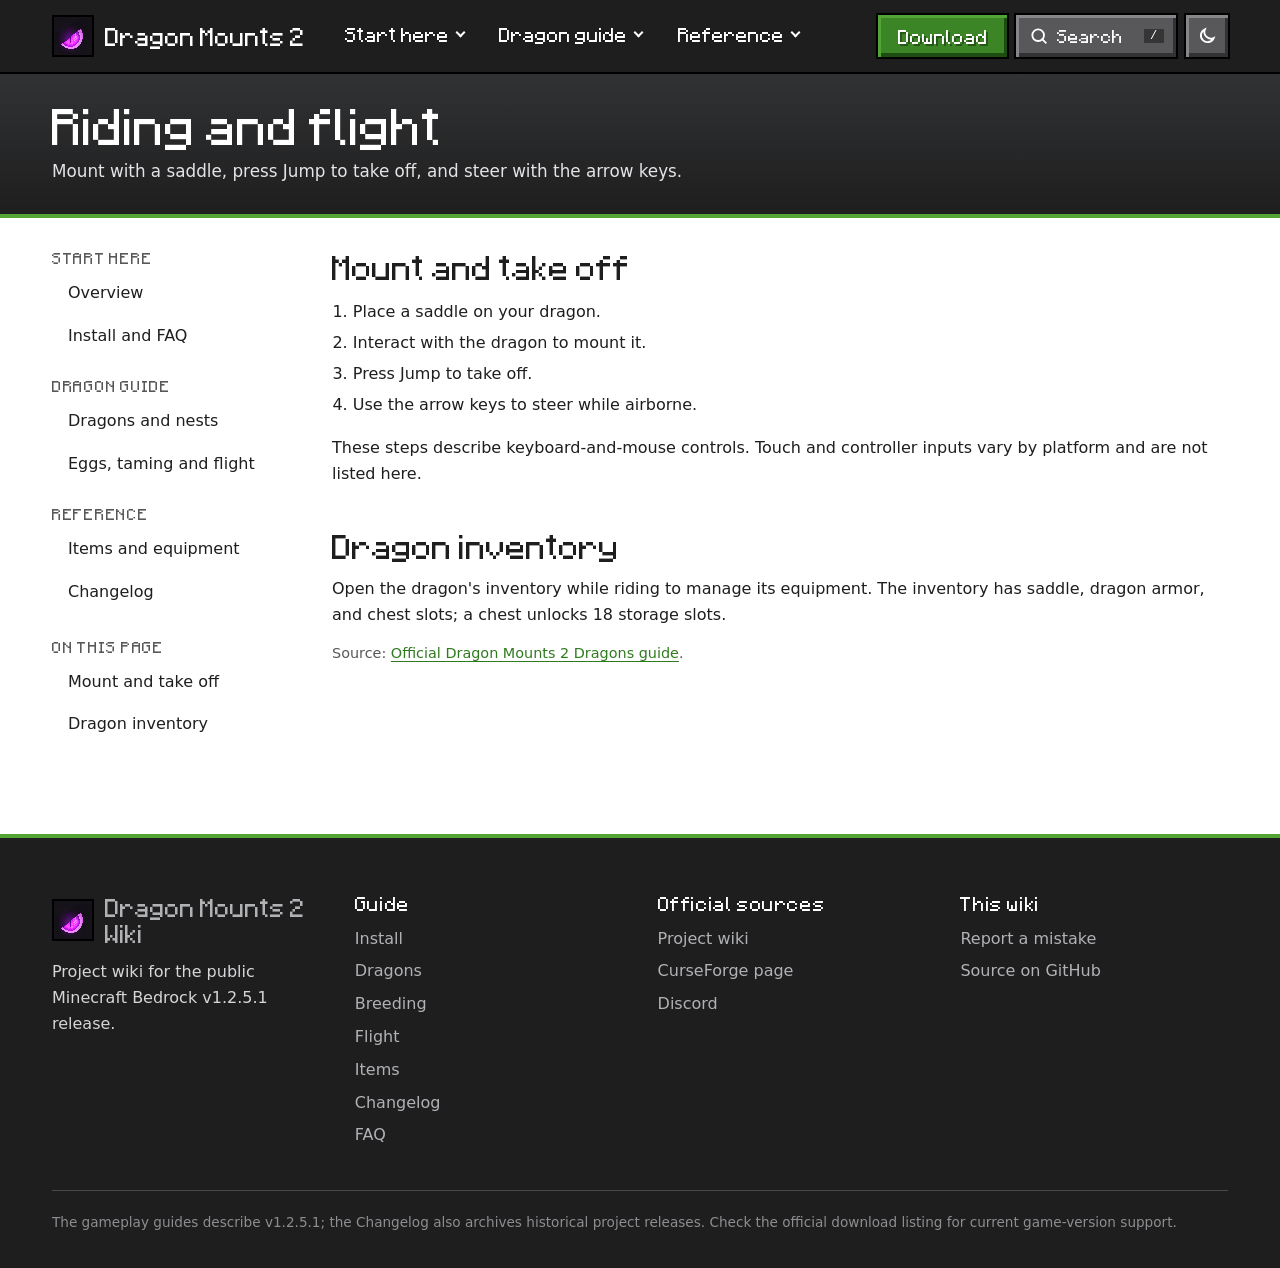
<file: flight.html>
<!DOCTYPE html>
<html lang="en-GB">
<head>
<meta charset="utf-8">
<meta name="viewport" content="width=device-width, initial-scale=1, viewport-fit=cover">
<title>Riding and flight | Dragon Mounts 2 Wiki</title>
<meta name="description" content="Official saddle, riding, takeoff, steering, and dragon inventory instructions for Dragon Mounts 2.">
<meta name="theme-color" content="#1f2328">
<link rel="icon" href="textures/pack_icon.png" type="image/png">

<script>try{var t=localStorage.getItem("dm2-theme");if(t==="dark"||t==="light")document.documentElement.setAttribute("data-theme",t)}catch(x){}</script>
<link rel="stylesheet" href="assets/style.css">
</head>
<body>
<a class="skip" href="#main">Skip to content</a>
<svg class="svg-sprite" width="0" height="0" aria-hidden="true"><defs>
<symbol id="head" viewBox="0 0 160 120"><path d="M58 40C44 28 28 22 10 24c14 6 26 16 34 30z"/><path d="M80 38C70 22 56 12 40 8c12 10 20 24 24 38z"/><path d="M28 90C20 66 34 44 62 40c22-4 50 4 78 22 10 6 8 16-2 18l-26 2c-6 12-22 16-36 12-14 8-30 4-48-4z"/><path d="M30 92l-14 14 22-6zM46 98l-6 16 18-12z"/><path d="M86 52c10-8 26-4 36 6-12 2-26 0-36-6z" class="dragon-eye-accent"/><ellipse cx="104" cy="55" rx="2.6" ry="5.5" transform="rotate(-62 104 55)" class="dragon-eye-pupil"/><circle cx="138" cy="66" r="2" class="dragon-eye-accent"/><path d="M82 80l50-8" fill="none" stroke="var(--eyec,#fff)" stroke-width="2" stroke-linecap="round"/></symbol>
<symbol id="i-core" viewBox="0 0 24 24"><circle cx="12" cy="12" r="8"/><path d="M12 7.5l3.5 4.5-3.5 4.5L8.5 12z"/></symbol>
<symbol id="i-scepter" viewBox="0 0 24 24"><path d="M4 20l9-9"/><path d="M17 3l4 4-4 4-4-4z"/></symbol>
<symbol id="i-flute" viewBox="0 0 24 24"><path d="M3 17L17 3l4 4L7 21z"/><path d="M9 15v.01M12 12v.01M15 9v.01"/></symbol>
<symbol id="i-shears" viewBox="0 0 24 24"><circle cx="6" cy="6" r="2.5"/><circle cx="6" cy="18" r="2.5"/><path d="M8 7.5L21 17M8 16.5L21 7"/></symbol>
<symbol id="i-chest" viewBox="0 0 24 24"><path d="M8 3L3 7l2 5 3-1v10h8V11l3 1 2-5-5-4c-1 2-2 3-4 3S9 5 8 3z"/></symbol>
<symbol id="i-feather" viewBox="0 0 24 24"><path d="M20 4C10 4 5 9 5 15l-2 6M5 16c7 0 13-4 15-12-4 2-8 2-11 5"/></symbol>
<symbol id="i-bone" viewBox="0 0 24 24"><path d="M8.5 15.5l7-7"/><circle cx="6.5" cy="14.5" r="2.2"/><circle cx="9.5" cy="17.5" r="2.2"/><circle cx="14.5" cy="6.5" r="2.2"/><circle cx="17.5" cy="9.5" r="2.2"/></symbol>
<symbol id="i-scale" viewBox="0 0 24 24"><path d="M12 3c4 0 8 3 8 8 0 5-4 9-8 10-4-1-8-5-8-10 0-5 4-8 8-8z"/><path d="M12 7v10"/></symbol>
<symbol id="i-disc" viewBox="0 0 24 24"><circle cx="12" cy="12" r="9"/><circle cx="12" cy="12" r="2.5"/><path d="M12 5a7 7 0 0 1 7 7"/></symbol>
<symbol id="i-egg" viewBox="0 0 24 24"><path d="M12 3c4 0 7 6 7 11 0 4-3 7-7 7s-7-3-7-7c0-5 3-11 7-11z"/><path d="M7.5 14c3 1.5 6 1.5 9 0"/></symbol>
<symbol id="i-wing" viewBox="0 0 24 24"><path d="M2 19C3 10 9 5 22 4c-1 4-3 6-6 7 2 0 3 0 5 0-2 4-6 6-10 6 1 0 2 0 3-1-4 0-8 1-12 3z"/></symbol>
<symbol id="i-follow" viewBox="0 0 24 24"><circle cx="6" cy="12" r="2.5"/><circle cx="17" cy="12" r="2.5"/><path d="M9 12h5M12 9l3 3-3 3"/></symbol>
</defs></svg>
<header class="site"><div class="wrap bar">
<a class="brand" href="index.html" aria-label="Dragon Mounts 2 Wiki, home"><img class="mark" src="textures/pack_icon.png" alt=""><span>Dragon Mounts 2</span></a>
<div class="tools">
<button class="ibtn menu-toggle" id="nav-toggle" type="button" aria-label="Open guide menu" aria-controls="nav-drawer" aria-expanded="false"><svg class="ico" viewBox="0 0 24 24" aria-hidden="true"><path d="M4 6h16M4 12h16M4 18h16"/></svg></button>
<button class="sbtn" id="sbtn" type="button" aria-label="Search the wiki"><svg class="ico" viewBox="0 0 24 24" aria-hidden="true"><circle cx="11" cy="11" r="7"/><path d="M20 20l-4-4"/></svg><span>Search</span><kbd>/</kbd></button>
<button class="ibtn" id="theme" type="button" aria-label="Switch between light and dark mode"><svg class="ico moon" viewBox="0 0 24 24" aria-hidden="true"><path d="M20 14.5A8 8 0 0 1 9.5 4a8 8 0 1 0 10.5 10.5z"/></svg><svg class="ico sun" viewBox="0 0 24 24" aria-hidden="true"><circle cx="12" cy="12" r="4"/><path d="M12 2v2M12 20v2M2 12h2M20 12h2M5 5l1.5 1.5M17.5 17.5L19 19M5 19l1.5-1.5M17.5 6.5L19 5"/></svg></button>
</div></div></header>
<dialog class="nav-drawer" id="nav-drawer" aria-labelledby="nav-title">
<div class="drawer-head"><b id="nav-title">Explore the wiki</b><button class="ibtn" id="nav-close" type="button" aria-label="Close guide menu"><svg class="ico" viewBox="0 0 24 24" aria-hidden="true"><path d="m6 6 12 12M18 6 6 18"/></svg></button></div>
<nav aria-label="Guide pages"><section class="guide-group"><h2>Start here</h2><ul><li><a href="index.html">Overview</a></li><li><a href="install.html">Install</a></li></ul></section><section class="guide-group"><h2>Dragon guide</h2><ul><li><a href="dragons.html">Dragons</a></li><li><a href="breeding.html">Eggs and taming</a></li><li><a href="flight.html" aria-current="page">Riding and flight</a></li></ul></section><section class="guide-group"><h2>Reference</h2><ul><li><a href="items.html">Items and equipment</a></li><li><a href="changelog.html">Changelog</a></li><li><a href="faq.html">FAQ and glossary</a></li></ul></section></nav>
<section class="drawer-section"><h2>On this page</h2><ul><li><a href="#controls">Mount and take off</a></li><li><a href="#inventory">Dragon inventory</a></li></ul></section>
</dialog>
<main id="main">
<div class="phead"><div class="wrap"><h1>Riding and flight</h1><p class="lede">Mount with a saddle, press Jump to take off, and steer with the arrow keys.</p></div></div>
<div class="wrap layout has-sidebar">
<aside class="guide-sidebar"><nav aria-label="Wiki chapters"><section class="guide-group"><h2>Start here</h2><ul><li><a href="index.html">Overview</a></li><li><a href="install.html">Install</a></li></ul></section><section class="guide-group"><h2>Dragon guide</h2><ul><li><a href="dragons.html">Dragons</a></li><li><a href="breeding.html">Eggs and taming</a></li><li><a href="flight.html" aria-current="page">Riding and flight</a></li></ul></section><section class="guide-group"><h2>Reference</h2><ul><li><a href="items.html">Items and equipment</a></li><li><a href="changelog.html">Changelog</a></li><li><a href="faq.html">FAQ and glossary</a></li></ul></section></nav><section class="guide-group"><h2>On this page</h2><ul><li><a href="#controls">Mount and take off</a></li><li><a href="#inventory">Dragon inventory</a></li></ul></section></aside>
<article>

<h2 id="controls"><a class="anchor" href="#controls" aria-label="Link to this section">#</a>Mount and take off</h2>
<ol><li>Place a saddle on your dragon.</li><li>Interact with the dragon to mount it.</li><li>Press Jump to take off.</li><li>Use the arrow keys to steer while airborne.</li></ol>
<p>These steps describe keyboard-and-mouse controls. Touch and controller inputs vary by platform and are not listed here.</p>

<h2 id="inventory"><a class="anchor" href="#inventory" aria-label="Link to this section">#</a>Dragon inventory</h2>
<p>Open the dragon's inventory while riding to manage its equipment. The inventory has saddle, dragon armor, and chest slots; a chest unlocks 18 storage slots.</p>
<p class="source-line">Source: <a href="https://github.com/DragonMounts-Team/DragonMounts2-Bedrock/wiki/Dragons">Official Dragon Mounts 2 Dragons guide</a>.</p>

</article>
</div>
</main>
<footer class="foot"><div class="wrap">
<div class="footgrid">
<div><a class="brand" href="index.html"><img class="mark" src="textures/pack_icon.png" alt=""><span>Dragon Mounts 2 Wiki</span></a><p>Project wiki for the public Minecraft Bedrock v1.2.5.1 release.</p></div>
<div><h4>Guide</h4><ul><li><a href="install.html">Install</a></li><li><a href="dragons.html">Dragons</a></li><li><a href="breeding.html">Breeding</a></li><li><a href="flight.html">Flight</a></li><li><a href="items.html">Items</a></li><li><a href="changelog.html">Changelog</a></li><li><a href="faq.html">FAQ</a></li></ul></div>
<div><h4>Official sources</h4><ul>
<li><a href="https://github.com/DragonMounts-Team/DragonMounts2-Bedrock/wiki">Project wiki</a></li>
<li data-link="curseforge" hidden><a href="#">CurseForge page</a></li>
<li data-link="discord" hidden><a href="#">Discord</a></li></ul></div>
<div><h4>This wiki</h4><ul>
<li data-link="issues" hidden><a href="#">Report a mistake</a></li>
<li data-link="repo" hidden><a href="#">Source on GitHub</a></li></ul></div>
</div>
<small>The gameplay guides describe v1.2.5.1; the Changelog also archives historical project releases. Check the official download listing for current game-version support.</small>
</div></footer>
<div id="sx" hidden><div class="sbox" role="dialog" aria-modal="true" aria-label="Search the wiki"><input id="sq" type="search" placeholder="Search dragons, eggs, taming, riding, equipment" aria-label="Search the wiki" autocomplete="off"><div id="sres"></div><div class="sfoot">Arrow keys to move, Enter to open, Esc to close</div></div></div>
<script src="assets/config.js"></script>
<script src="assets/data.js"></script>
<script src="assets/app.js"></script>
<script src="assets/wiki.js"></script>
</body>
</html>
</file>
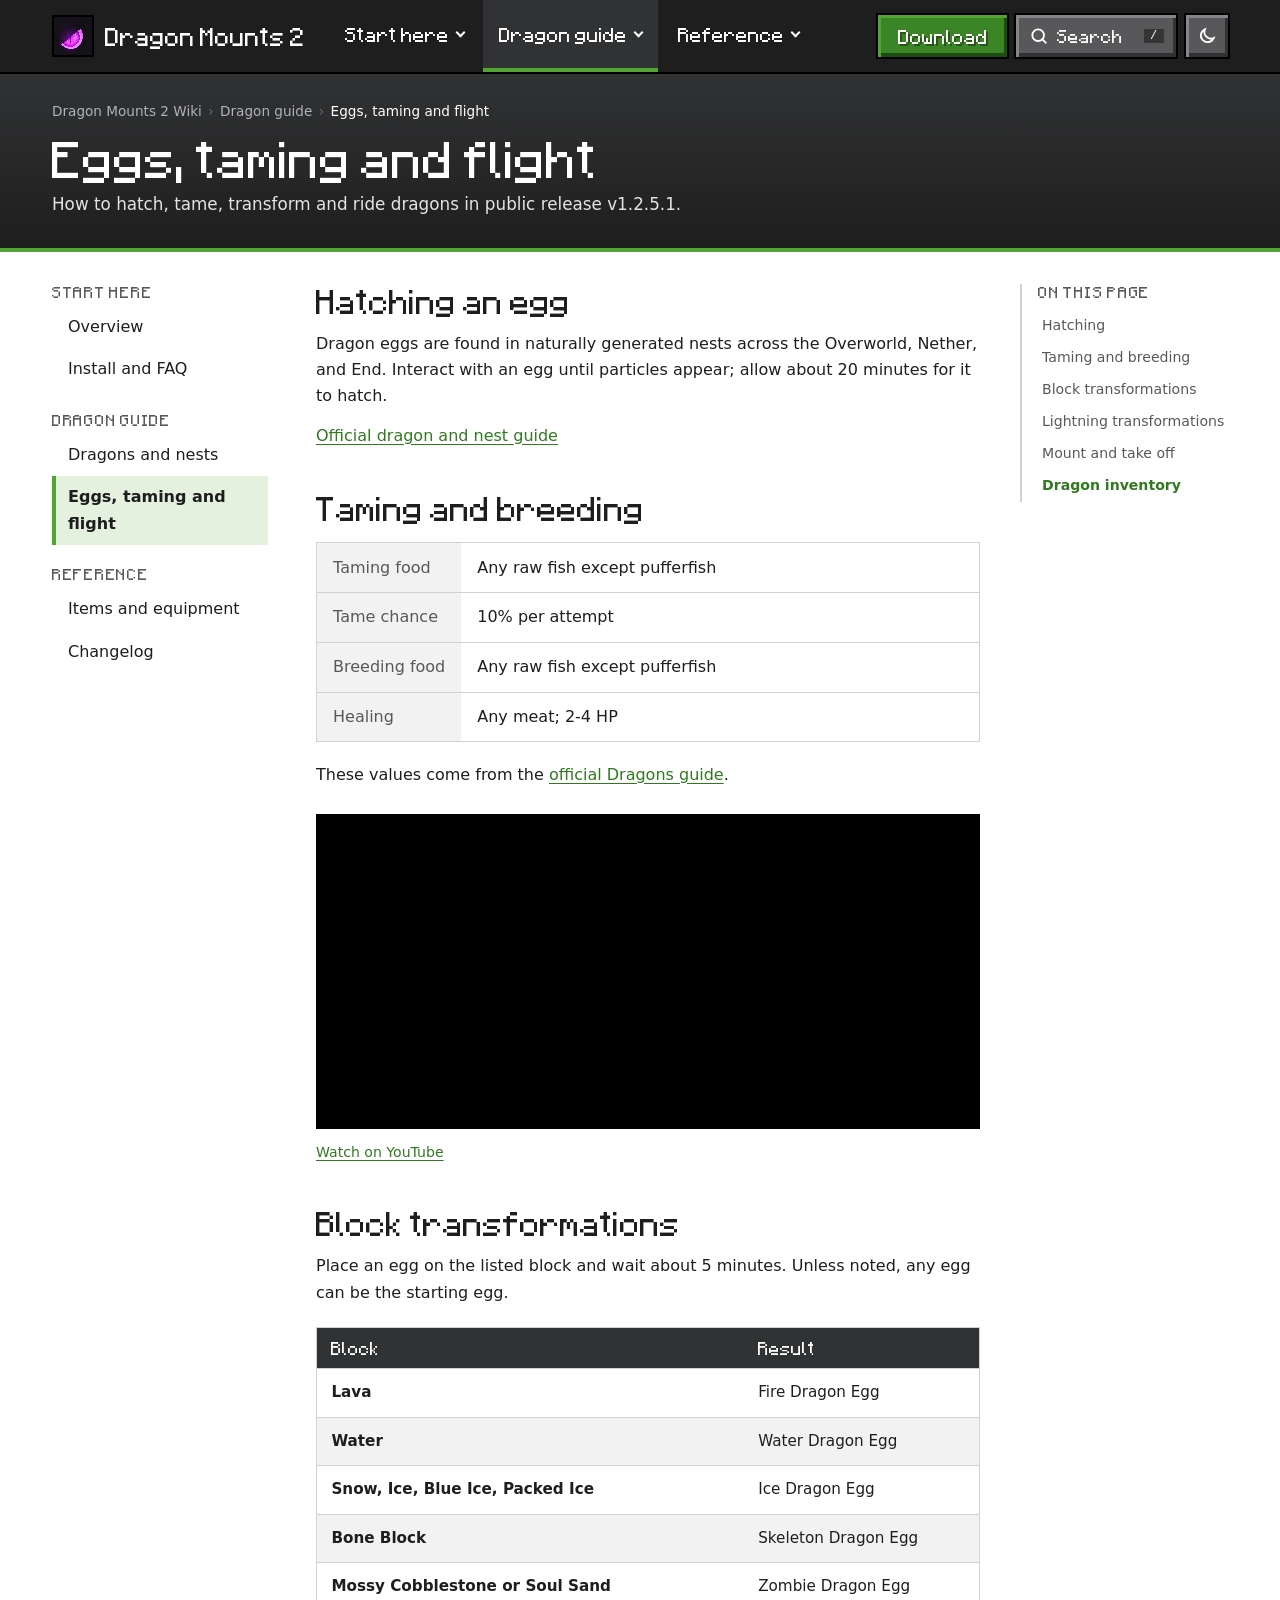
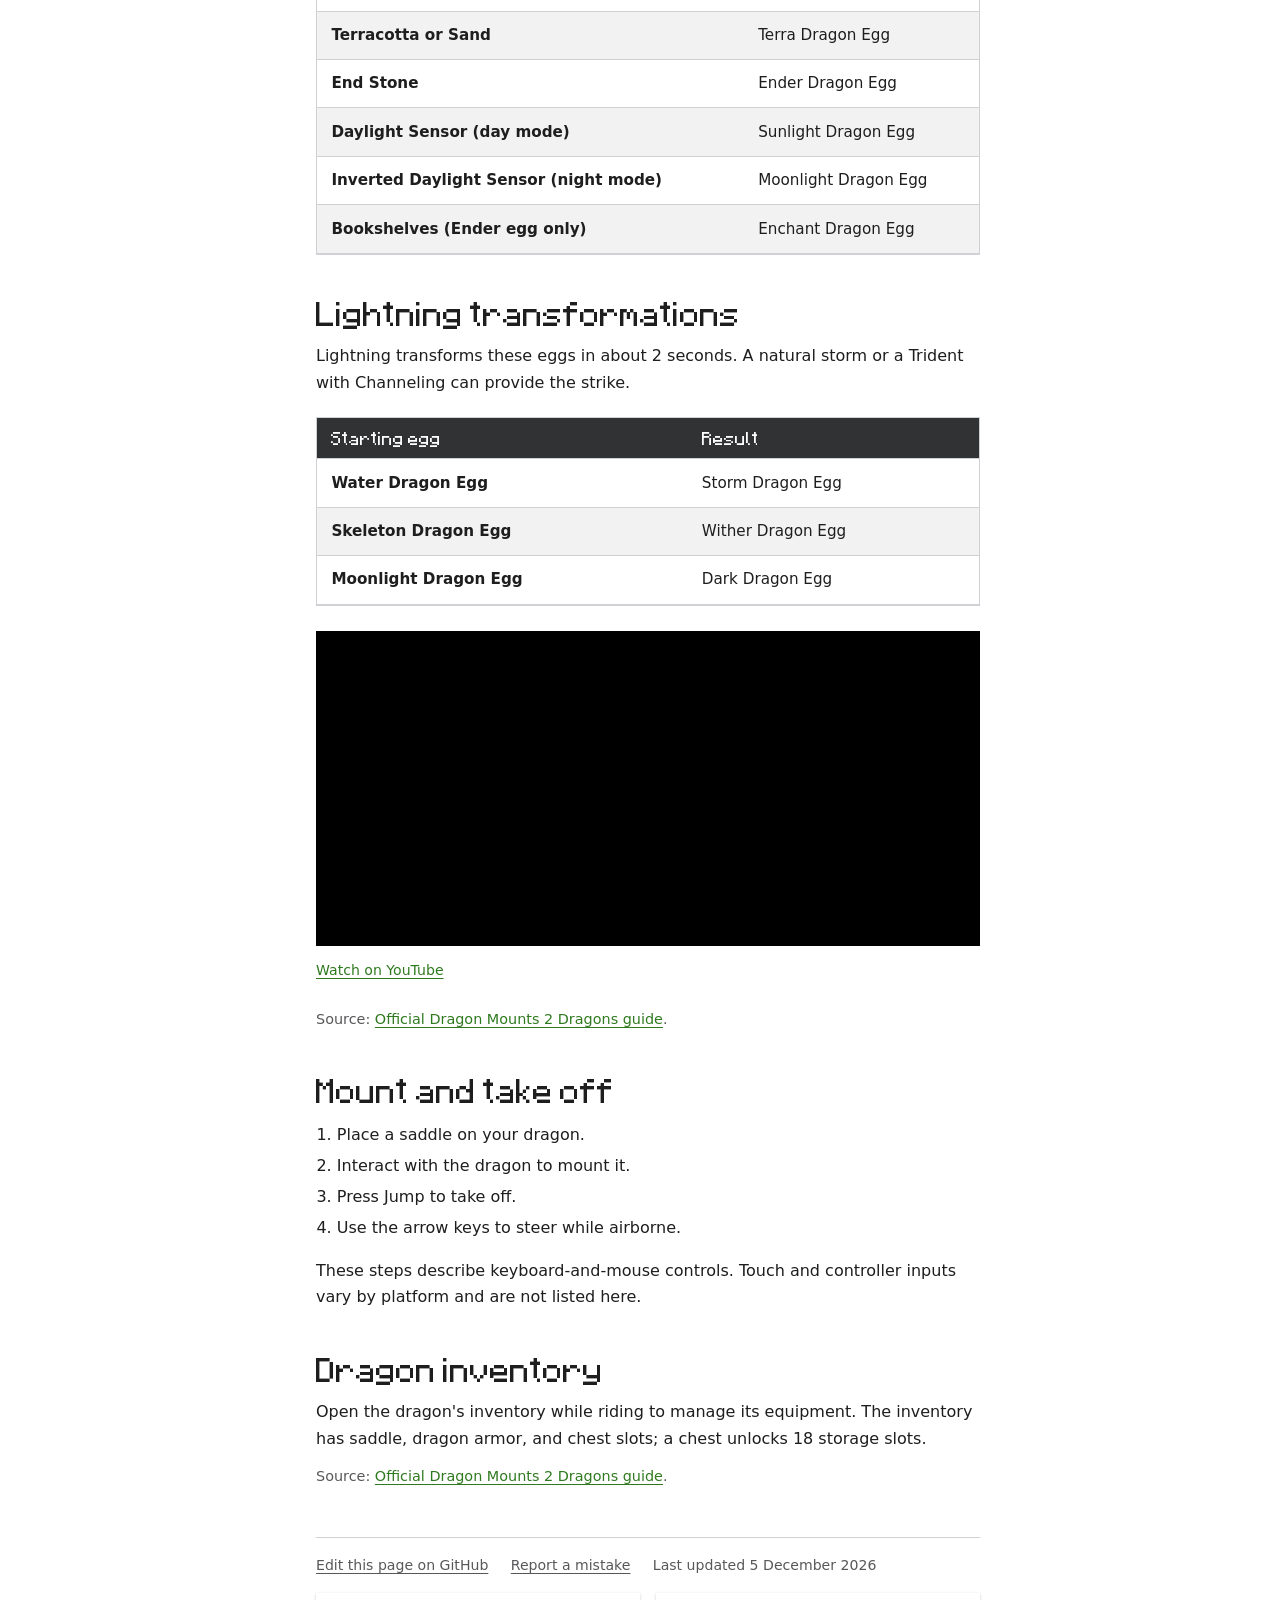
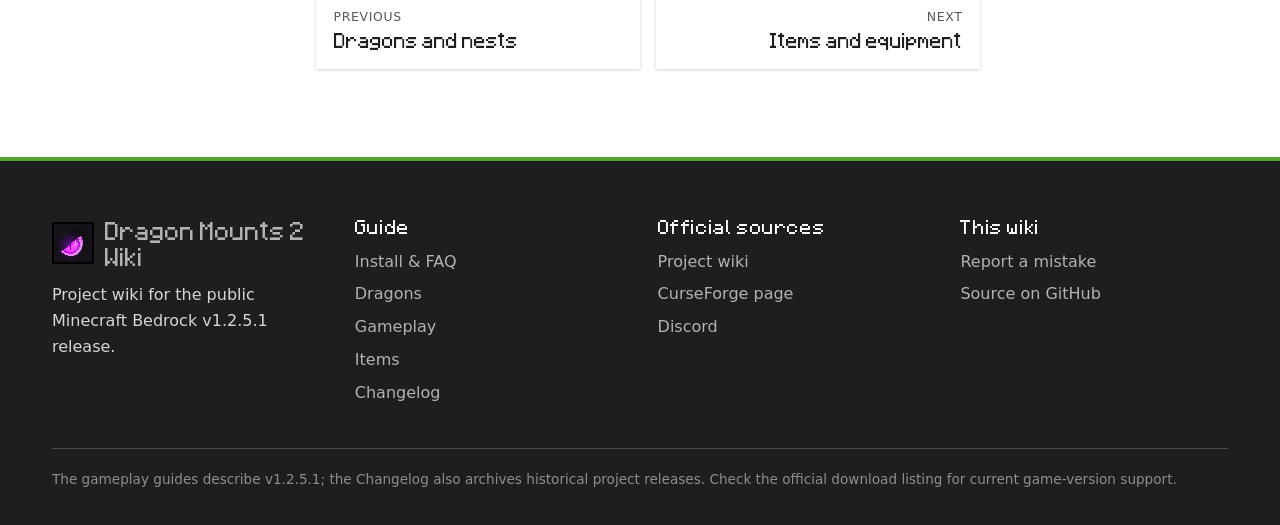
<file: gameplay.html>
<!DOCTYPE html>
<html lang="en-GB">
<head>
<meta charset="utf-8">
<meta name="viewport" content="width=device-width, initial-scale=1, viewport-fit=cover">
<title>Eggs, taming and flight | Dragon Mounts 2 Wiki</title>
<meta name="description" content="Egg hatching, taming and breeding, egg transformations, riding, flight and dragon inventory for Dragon Mounts 2.">
<meta name="theme-color" content="#1e1e1f">
<link rel="icon" href="textures/pack_icon.png" type="image/png">

<script>try{var t=localStorage.getItem("dm2-theme");if(t==="dark"||t==="light")document.documentElement.setAttribute("data-theme",t)}catch(x){}</script>
<link rel="stylesheet" href="assets/style.css">
</head>
<body>
<a class="skip" href="#main">Skip to content</a>
<svg class="svg-sprite" width="0" height="0" aria-hidden="true"><defs>
<symbol id="head" viewBox="0 0 160 120"><path d="M58 40C44 28 28 22 10 24c14 6 26 16 34 30z"/><path d="M80 38C70 22 56 12 40 8c12 10 20 24 24 38z"/><path d="M28 90C20 66 34 44 62 40c22-4 50 4 78 22 10 6 8 16-2 18l-26 2c-6 12-22 16-36 12-14 8-30 4-48-4z"/><path d="M30 92l-14 14 22-6zM46 98l-6 16 18-12z"/><path d="M86 52c10-8 26-4 36 6-12 2-26 0-36-6z" class="dragon-eye-accent"/><ellipse cx="104" cy="55" rx="2.6" ry="5.5" transform="rotate(-62 104 55)" class="dragon-eye-pupil"/><circle cx="138" cy="66" r="2" class="dragon-eye-accent"/><path d="M82 80l50-8" fill="none" stroke="var(--eyec,#fff)" stroke-width="2" stroke-linecap="round"/></symbol>
<symbol id="i-core" viewBox="0 0 24 24"><circle cx="12" cy="12" r="8"/><path d="M12 7.5l3.5 4.5-3.5 4.5L8.5 12z"/></symbol>
<symbol id="i-scepter" viewBox="0 0 24 24"><path d="M4 20l9-9"/><path d="M17 3l4 4-4 4-4-4z"/></symbol>
<symbol id="i-flute" viewBox="0 0 24 24"><path d="M3 17L17 3l4 4L7 21z"/><path d="M9 15v.01M12 12v.01M15 9v.01"/></symbol>
<symbol id="i-shears" viewBox="0 0 24 24"><circle cx="6" cy="6" r="2.5"/><circle cx="6" cy="18" r="2.5"/><path d="M8 7.5L21 17M8 16.5L21 7"/></symbol>
<symbol id="i-chest" viewBox="0 0 24 24"><path d="M8 3L3 7l2 5 3-1v10h8V11l3 1 2-5-5-4c-1 2-2 3-4 3S9 5 8 3z"/></symbol>
<symbol id="i-feather" viewBox="0 0 24 24"><path d="M20 4C10 4 5 9 5 15l-2 6M5 16c7 0 13-4 15-12-4 2-8 2-11 5"/></symbol>
<symbol id="i-bone" viewBox="0 0 24 24"><path d="M8.5 15.5l7-7"/><circle cx="6.5" cy="14.5" r="2.2"/><circle cx="9.5" cy="17.5" r="2.2"/><circle cx="14.5" cy="6.5" r="2.2"/><circle cx="17.5" cy="9.5" r="2.2"/></symbol>
<symbol id="i-scale" viewBox="0 0 24 24"><path d="M12 3c4 0 8 3 8 8 0 5-4 9-8 10-4-1-8-5-8-10 0-5 4-8 8-8z"/><path d="M12 7v10"/></symbol>
<symbol id="i-disc" viewBox="0 0 24 24"><circle cx="12" cy="12" r="9"/><circle cx="12" cy="12" r="2.5"/><path d="M12 5a7 7 0 0 1 7 7"/></symbol>
<symbol id="i-egg" viewBox="0 0 24 24"><path d="M12 3c4 0 7 6 7 11 0 4-3 7-7 7s-7-3-7-7c0-5 3-11 7-11z"/><path d="M7.5 14c3 1.5 6 1.5 9 0"/></symbol>
<symbol id="i-wing" viewBox="0 0 24 24"><path d="M2 19C3 10 9 5 22 4c-1 4-3 6-6 7 2 0 3 0 5 0-2 4-6 6-10 6 1 0 2 0 3-1-4 0-8 1-12 3z"/></symbol>
<symbol id="i-follow" viewBox="0 0 24 24"><circle cx="6" cy="12" r="2.5"/><circle cx="17" cy="12" r="2.5"/><path d="M9 12h5M12 9l3 3-3 3"/></symbol>
</defs></svg>
<header class="site"><div class="wrap bar">
<a class="brand" href="index.html" aria-label="Dragon Mounts 2 Wiki, home"><img class="mark" src="textures/pack_icon.png" alt=""><span>Dragon Mounts 2</span></a>
<div class="tools">
<button class="ibtn menu-toggle" id="nav-toggle" type="button" aria-label="Open guide menu" aria-controls="nav-drawer" aria-expanded="false"><svg class="ico" viewBox="0 0 24 24" aria-hidden="true"><path d="M4 6h16M4 12h16M4 18h16"/></svg></button>
<button class="sbtn" id="sbtn" type="button" aria-label="Search the wiki"><svg class="ico" viewBox="0 0 24 24" aria-hidden="true"><circle cx="11" cy="11" r="7"/><path d="M20 20l-4-4"/></svg><span>Search</span><kbd>/</kbd></button>
<button class="ibtn" id="theme" type="button" aria-label="Switch between light and dark mode"><svg class="ico moon" viewBox="0 0 24 24" aria-hidden="true"><path d="M20 14.5A8 8 0 0 1 9.5 4a8 8 0 1 0 10.5 10.5z"/></svg><svg class="ico sun" viewBox="0 0 24 24" aria-hidden="true"><circle cx="12" cy="12" r="4"/><path d="M12 2v2M12 20v2M2 12h2M20 12h2M5 5l1.5 1.5M17.5 17.5L19 19M5 19l1.5-1.5M17.5 6.5L19 5"/></svg></button>
</div></div></header>
<dialog class="nav-drawer" id="nav-drawer" aria-labelledby="nav-title">
<div class="drawer-head"><b id="nav-title">Explore the wiki</b><button class="ibtn" id="nav-close" type="button" aria-label="Close guide menu"><svg class="ico" viewBox="0 0 24 24" aria-hidden="true"><path d="m6 6 12 12M18 6 6 18"/></svg></button></div>
<nav aria-label="Guide pages"><section class="guide-group"><h2>Start here</h2><ul><li><a href="index.html">Overview</a></li><li><a href="install.html">Install and FAQ</a></li></ul></section><section class="guide-group"><h2>Dragon guide</h2><ul><li><a href="dragons.html">Dragons and nests</a></li><li><a href="gameplay.html" aria-current="page">Eggs, taming and flight</a></li></ul></section><section class="guide-group"><h2>Reference</h2><ul><li><a href="items.html">Items and equipment</a></li><li><a href="changelog.html">Changelog</a></li></ul></section></nav>
<section class="drawer-section"><h2>On this page</h2><ul><li><a href="#hatching">Hatching</a></li><li><a href="#taming">Taming and breeding</a></li><li><a href="#transformations">Block transformations</a></li><li><a href="#lightning">Lightning transformations</a></li><li><a href="#controls">Mount and take off</a></li><li><a href="#inventory">Dragon inventory</a></li></ul></section>
</dialog>
<main id="main">
<div class="phead"><div class="wrap"><h1>Eggs, taming and flight</h1><p class="lede">How to hatch, tame, transform and ride dragons in public release v1.2.5.1.</p></div></div>
<div class="wrap layout has-sidebar">
<aside class="guide-sidebar"><nav aria-label="Wiki chapters"><section class="guide-group"><h2>Start here</h2><ul><li><a href="index.html">Overview</a></li><li><a href="install.html">Install and FAQ</a></li></ul></section><section class="guide-group"><h2>Dragon guide</h2><ul><li><a href="dragons.html">Dragons and nests</a></li><li><a href="gameplay.html" aria-current="page">Eggs, taming and flight</a></li></ul></section><section class="guide-group"><h2>Reference</h2><ul><li><a href="items.html">Items and equipment</a></li><li><a href="changelog.html">Changelog</a></li></ul></section></nav><section class="guide-group"><h2>On this page</h2><ul><li><a href="#hatching">Hatching</a></li><li><a href="#taming">Taming and breeding</a></li><li><a href="#transformations">Block transformations</a></li><li><a href="#lightning">Lightning transformations</a></li><li><a href="#controls">Mount and take off</a></li><li><a href="#inventory">Dragon inventory</a></li></ul></section></aside>
<article>

<h2 id="hatching"><a class="anchor" href="#hatching" aria-label="Link to this section">#</a>Hatching an egg</h2>
<p>Dragon eggs are found in naturally generated nests across the Overworld, Nether, and End. Interact with an egg until particles appear; allow about 20 minutes for it to hatch.</p>
<p><a href="https://github.com/DragonMounts-Team/DragonMounts2-Bedrock/wiki/Dragons">Official dragon and nest guide</a></p>

<h2 id="taming"><a class="anchor" href="#taming" aria-label="Link to this section">#</a>Taming and breeding</h2>
<dl class="facts"><dt>Taming food</dt><dd>Any raw fish except pufferfish</dd><dt>Tame chance</dt><dd>10% per attempt</dd><dt>Breeding food</dt><dd>Any raw fish except pufferfish</dd><dt>Healing</dt><dd>Any meat; 2-4 HP</dd></dl>
<p>These values come from the <a href="https://github.com/DragonMounts-Team/DragonMounts2-Bedrock/wiki/Dragons">official Dragons guide</a>.</p>
<figure class="editor-video"><iframe src="https://www.youtube-nocookie.com/embed/vdNj07vRxf4" title="Dragon taming and breeding" width="560" height="315" loading="lazy" referrerpolicy="strict-origin-when-cross-origin" allow="accelerometer; autoplay; clipboard-write; encrypted-media; gyroscope; picture-in-picture" allowfullscreen></iframe><figcaption><a class="editor-video-link" href="https://www.youtube.com/watch?v=vdNj07vRxf4" target="_blank" rel="noopener noreferrer">Watch on YouTube</a></figcaption></figure>

<h2 id="transformations"><a class="anchor" href="#transformations" aria-label="Link to this section">#</a>Block transformations</h2>
<p>Place an egg on the listed block and wait about 5 minutes. Unless noted, any egg can be the starting egg.</p>
<div class="tbl"><table><thead><tr><th scope="col">Block</th><th scope="col">Result</th></tr></thead><tbody><tr><th scope="row">Lava</th><td>Fire Dragon Egg</td></tr><tr><th scope="row">Water</th><td>Water Dragon Egg</td></tr><tr><th scope="row">Snow, Ice, Blue Ice, Packed Ice</th><td>Ice Dragon Egg</td></tr><tr><th scope="row">Bone Block</th><td>Skeleton Dragon Egg</td></tr><tr><th scope="row">Mossy Cobblestone or Soul Sand</th><td>Zombie Dragon Egg</td></tr><tr><th scope="row">Terracotta or Sand</th><td>Terra Dragon Egg</td></tr><tr><th scope="row">End Stone</th><td>Ender Dragon Egg</td></tr><tr><th scope="row">Daylight Sensor (day mode)</th><td>Sunlight Dragon Egg</td></tr><tr><th scope="row">Inverted Daylight Sensor (night mode)</th><td>Moonlight Dragon Egg</td></tr><tr><th scope="row">Bookshelves (Ender egg only)</th><td>Enchant Dragon Egg</td></tr></tbody></table></div>

<h2 id="lightning"><a class="anchor" href="#lightning" aria-label="Link to this section">#</a>Lightning transformations</h2>
<p>Lightning transforms these eggs in about 2 seconds. A natural storm or a Trident with Channeling can provide the strike.</p>
<div class="tbl"><table><thead><tr><th scope="col">Starting egg</th><th scope="col">Result</th></tr></thead><tbody><tr><th scope="row">Water Dragon Egg</th><td>Storm Dragon Egg</td></tr><tr><th scope="row">Skeleton Dragon Egg</th><td>Wither Dragon Egg</td></tr><tr><th scope="row">Moonlight Dragon Egg</th><td>Dark Dragon Egg</td></tr></tbody></table></div>
<figure class="editor-video"><iframe src="https://www.youtube-nocookie.com/embed/GulxOXMwWVU" title="Dragon egg lightning transformations" width="560" height="315" loading="lazy" referrerpolicy="strict-origin-when-cross-origin" allow="accelerometer; autoplay; clipboard-write; encrypted-media; gyroscope; picture-in-picture" allowfullscreen></iframe><figcaption><a class="editor-video-link" href="https://www.youtube.com/watch?v=GulxOXMwWVU" target="_blank" rel="noopener noreferrer">Watch on YouTube</a></figcaption></figure>
<p class="source-line">Source: <a href="https://github.com/DragonMounts-Team/DragonMounts2-Bedrock/wiki/Dragons">Official Dragon Mounts 2 Dragons guide</a>.</p>


<h2 id="controls"><a class="anchor" href="#controls" aria-label="Link to this section">#</a>Mount and take off</h2>
<ol><li>Place a saddle on your dragon.</li><li>Interact with the dragon to mount it.</li><li>Press Jump to take off.</li><li>Use the arrow keys to steer while airborne.</li></ol>
<p>These steps describe keyboard-and-mouse controls. Touch and controller inputs vary by platform and are not listed here.</p>

<h2 id="inventory"><a class="anchor" href="#inventory" aria-label="Link to this section">#</a>Dragon inventory</h2>
<p>Open the dragon's inventory while riding to manage its equipment. The inventory has saddle, dragon armor, and chest slots; a chest unlocks 18 storage slots.</p>
<p class="source-line">Source: <a href="https://github.com/DragonMounts-Team/DragonMounts2-Bedrock/wiki/Dragons">Official Dragon Mounts 2 Dragons guide</a>.</p>

</article>
</div>
</main>
<footer class="foot"><div class="wrap">
<div class="footgrid">
<div><a class="brand" href="index.html"><img class="mark" src="textures/pack_icon.png" alt=""><span>Dragon Mounts 2 Wiki</span></a><p>Project wiki for the public Minecraft Bedrock v1.2.5.1 release.</p></div>
<div><h4>Guide</h4><ul><li><a href="install.html">Install & FAQ</a></li><li><a href="dragons.html">Dragons</a></li><li><a href="gameplay.html">Gameplay</a></li><li><a href="items.html">Items</a></li><li><a href="changelog.html">Changelog</a></li></ul></div>
<div><h4>Official sources</h4><ul>
<li><a href="https://github.com/DragonMounts-Team/DragonMounts2-Bedrock/wiki">Project wiki</a></li>
<li data-link="curseforge" hidden><a href="#">CurseForge page</a></li>
<li data-link="discord" hidden><a href="#">Discord</a></li></ul></div>
<div><h4>This wiki</h4><ul>
<li data-link="issues" hidden><a href="#">Report a mistake</a></li>
<li data-link="repo" hidden><a href="#">Source on GitHub</a></li></ul></div>
</div>
<small>The gameplay guides describe v1.2.5.1; the Changelog also archives historical project releases. Check the official download listing for current game-version support.</small>
</div></footer>
<div id="sx" hidden><div class="sbox" role="dialog" aria-modal="true" aria-label="Search the wiki"><input id="sq" type="search" placeholder="Search dragons, eggs, taming, riding, equipment" aria-label="Search the wiki" autocomplete="off"><div id="sres"></div><div class="sfoot">Arrow keys to move, Enter to open, Esc to close</div></div></div>
<script src="assets/config.js"></script>
<script src="assets/data.js"></script>
<script src="assets/app.js"></script>
<script src="assets/wiki.js"></script>
<script src="assets/live.js"></script>
</body>
</html>
</file>
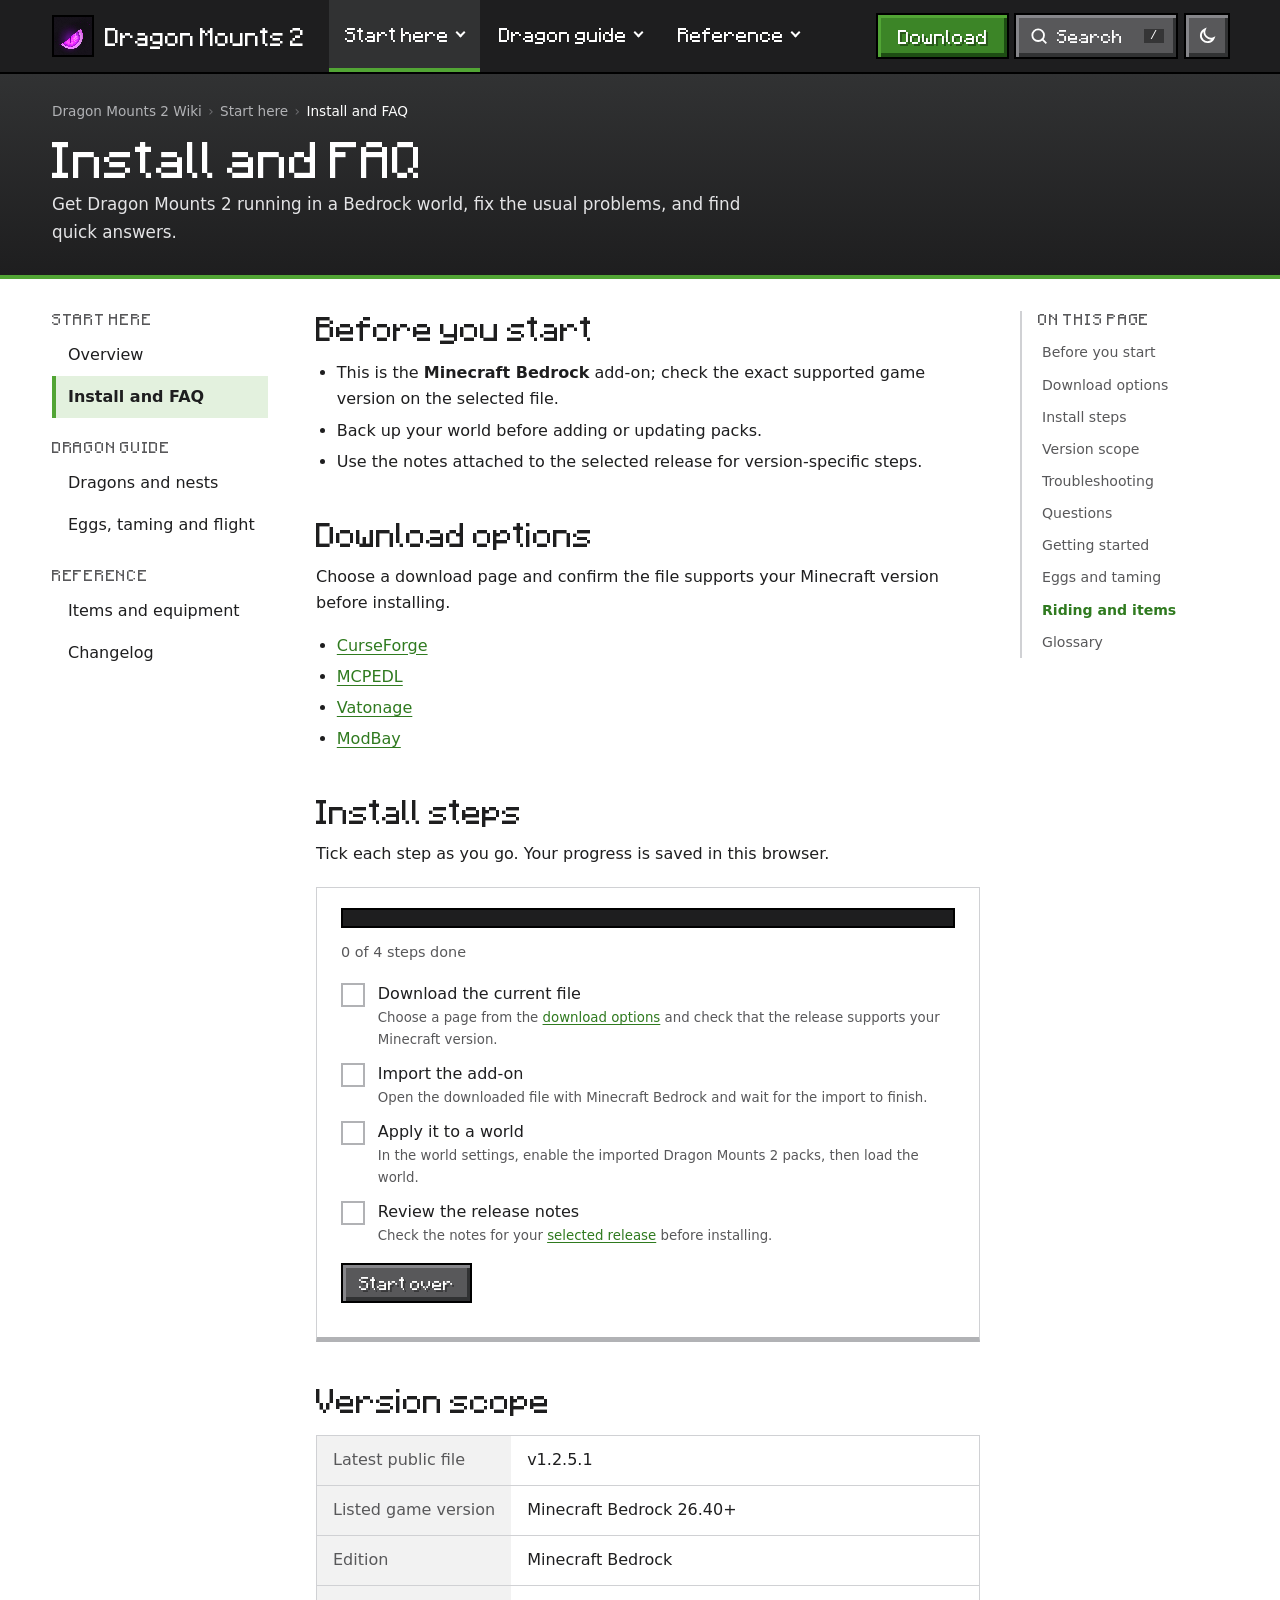
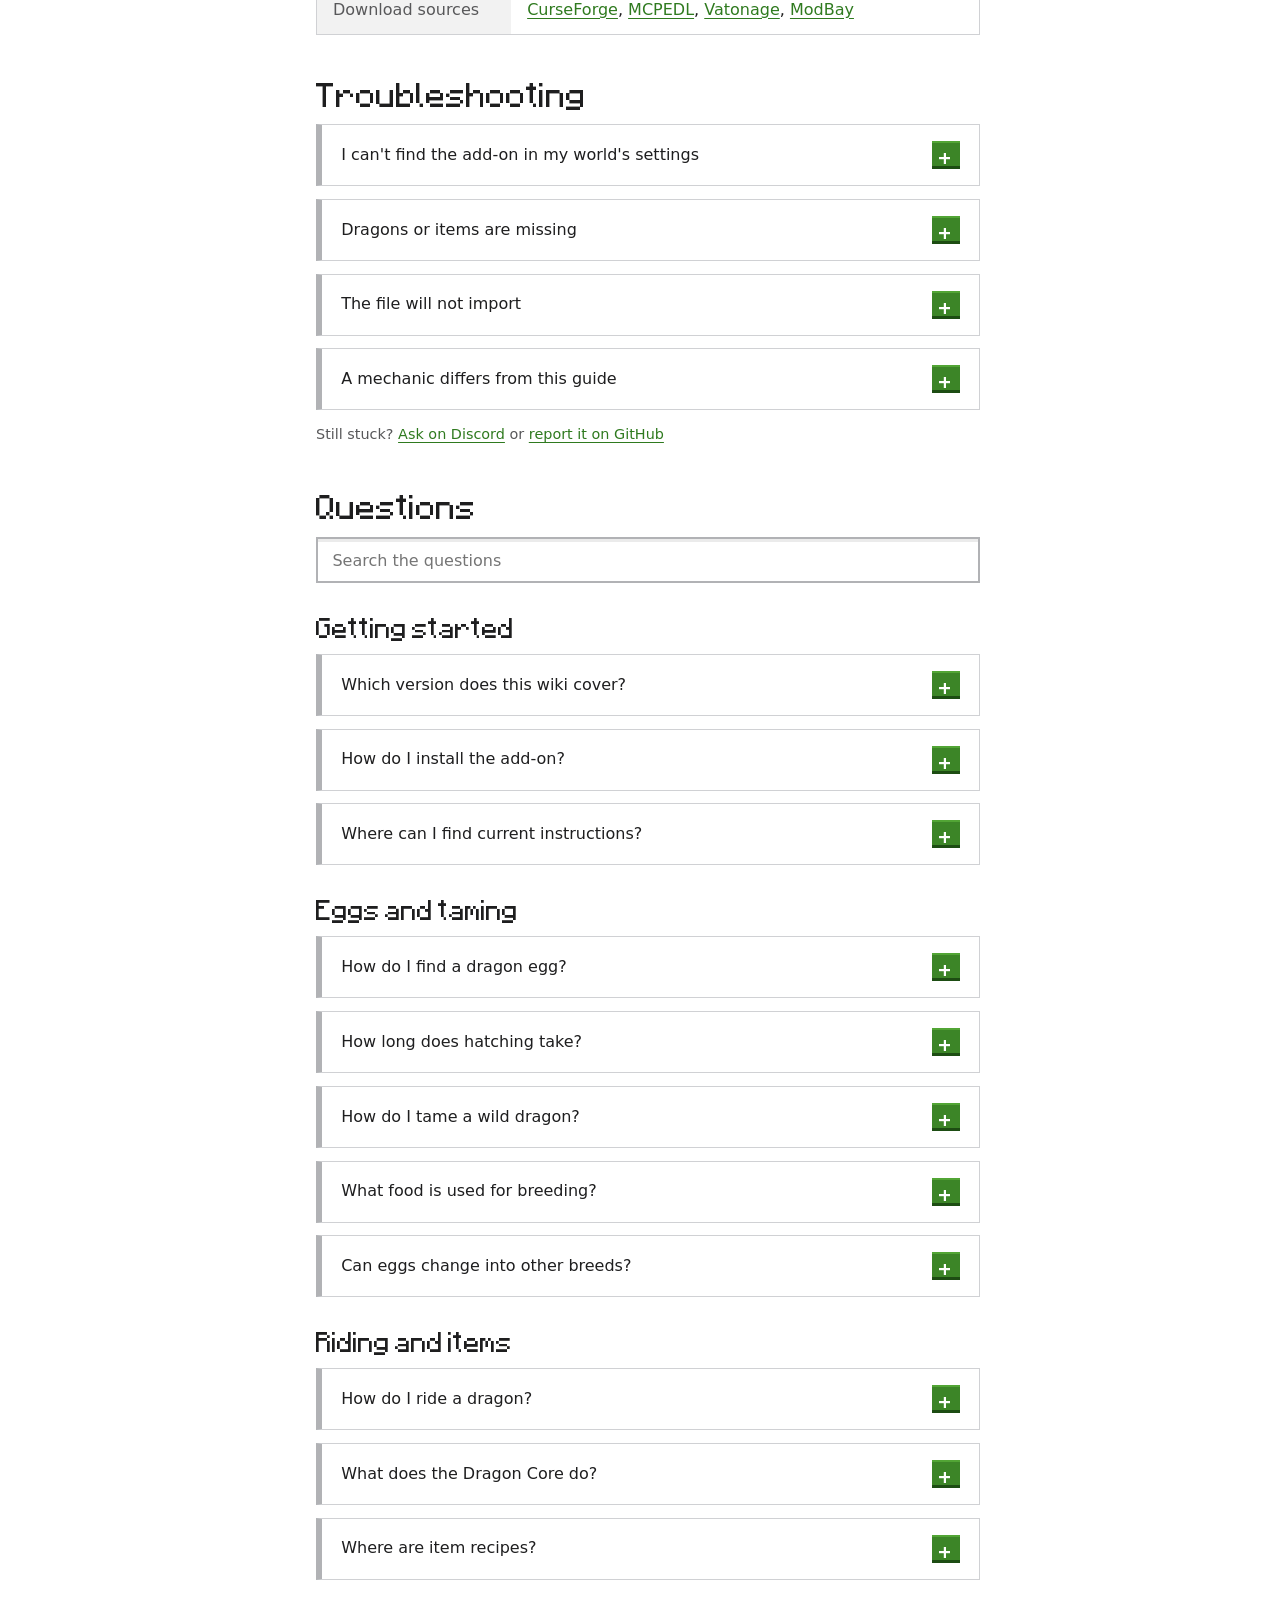
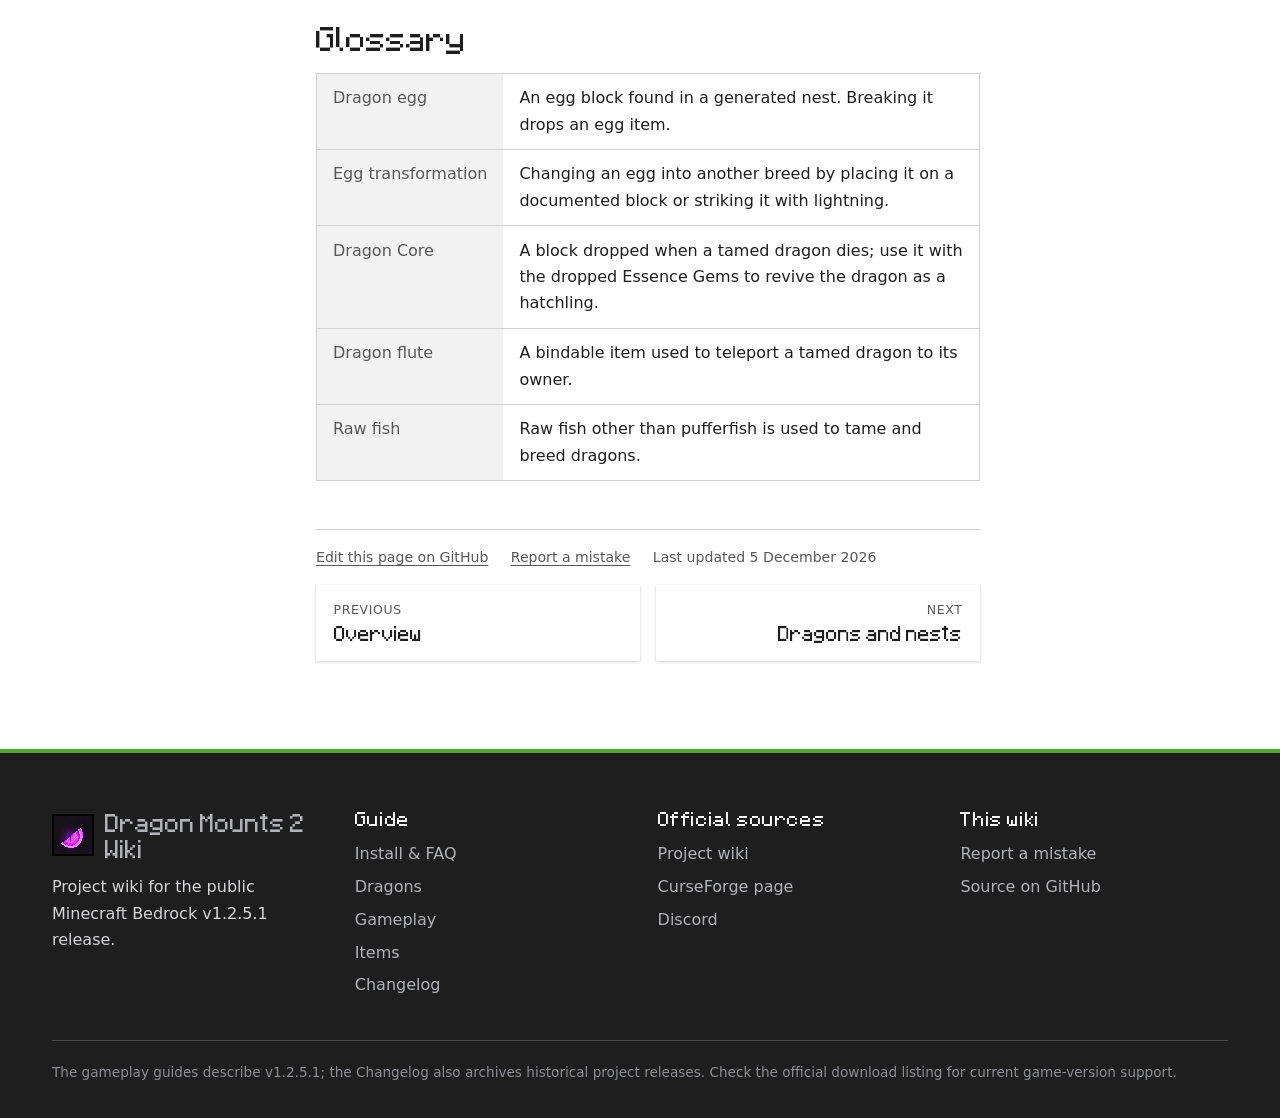
<file: install.html>
<!DOCTYPE html>
<html lang="en-GB">
<head>
<meta charset="utf-8">
<meta name="viewport" content="width=device-width, initial-scale=1, viewport-fit=cover">
<title>Install and FAQ | Dragon Mounts 2 Wiki</title>
<meta name="description" content="Install guide, troubleshooting, frequently asked questions and glossary for the Dragon Mounts 2 Bedrock add-on.">
<meta name="theme-color" content="#1e1e1f">
<link rel="icon" href="textures/pack_icon.png" type="image/png">

<script>try{var t=localStorage.getItem("dm2-theme");if(t==="dark"||t==="light")document.documentElement.setAttribute("data-theme",t)}catch(x){}</script>
<link rel="stylesheet" href="assets/style.css">
</head>
<body>
<a class="skip" href="#main">Skip to content</a>
<svg class="svg-sprite" width="0" height="0" aria-hidden="true"><defs>
<symbol id="head" viewBox="0 0 160 120"><path d="M58 40C44 28 28 22 10 24c14 6 26 16 34 30z"/><path d="M80 38C70 22 56 12 40 8c12 10 20 24 24 38z"/><path d="M28 90C20 66 34 44 62 40c22-4 50 4 78 22 10 6 8 16-2 18l-26 2c-6 12-22 16-36 12-14 8-30 4-48-4z"/><path d="M30 92l-14 14 22-6zM46 98l-6 16 18-12z"/><path d="M86 52c10-8 26-4 36 6-12 2-26 0-36-6z" class="dragon-eye-accent"/><ellipse cx="104" cy="55" rx="2.6" ry="5.5" transform="rotate(-62 104 55)" class="dragon-eye-pupil"/><circle cx="138" cy="66" r="2" class="dragon-eye-accent"/><path d="M82 80l50-8" fill="none" stroke="var(--eyec,#fff)" stroke-width="2" stroke-linecap="round"/></symbol>
<symbol id="i-core" viewBox="0 0 24 24"><circle cx="12" cy="12" r="8"/><path d="M12 7.5l3.5 4.5-3.5 4.5L8.5 12z"/></symbol>
<symbol id="i-scepter" viewBox="0 0 24 24"><path d="M4 20l9-9"/><path d="M17 3l4 4-4 4-4-4z"/></symbol>
<symbol id="i-flute" viewBox="0 0 24 24"><path d="M3 17L17 3l4 4L7 21z"/><path d="M9 15v.01M12 12v.01M15 9v.01"/></symbol>
<symbol id="i-shears" viewBox="0 0 24 24"><circle cx="6" cy="6" r="2.5"/><circle cx="6" cy="18" r="2.5"/><path d="M8 7.5L21 17M8 16.5L21 7"/></symbol>
<symbol id="i-chest" viewBox="0 0 24 24"><path d="M8 3L3 7l2 5 3-1v10h8V11l3 1 2-5-5-4c-1 2-2 3-4 3S9 5 8 3z"/></symbol>
<symbol id="i-feather" viewBox="0 0 24 24"><path d="M20 4C10 4 5 9 5 15l-2 6M5 16c7 0 13-4 15-12-4 2-8 2-11 5"/></symbol>
<symbol id="i-bone" viewBox="0 0 24 24"><path d="M8.5 15.5l7-7"/><circle cx="6.5" cy="14.5" r="2.2"/><circle cx="9.5" cy="17.5" r="2.2"/><circle cx="14.5" cy="6.5" r="2.2"/><circle cx="17.5" cy="9.5" r="2.2"/></symbol>
<symbol id="i-scale" viewBox="0 0 24 24"><path d="M12 3c4 0 8 3 8 8 0 5-4 9-8 10-4-1-8-5-8-10 0-5 4-8 8-8z"/><path d="M12 7v10"/></symbol>
<symbol id="i-disc" viewBox="0 0 24 24"><circle cx="12" cy="12" r="9"/><circle cx="12" cy="12" r="2.5"/><path d="M12 5a7 7 0 0 1 7 7"/></symbol>
<symbol id="i-egg" viewBox="0 0 24 24"><path d="M12 3c4 0 7 6 7 11 0 4-3 7-7 7s-7-3-7-7c0-5 3-11 7-11z"/><path d="M7.5 14c3 1.5 6 1.5 9 0"/></symbol>
<symbol id="i-wing" viewBox="0 0 24 24"><path d="M2 19C3 10 9 5 22 4c-1 4-3 6-6 7 2 0 3 0 5 0-2 4-6 6-10 6 1 0 2 0 3-1-4 0-8 1-12 3z"/></symbol>
<symbol id="i-follow" viewBox="0 0 24 24"><circle cx="6" cy="12" r="2.5"/><circle cx="17" cy="12" r="2.5"/><path d="M9 12h5M12 9l3 3-3 3"/></symbol>
</defs></svg>
<header class="site"><div class="wrap bar">
<a class="brand" href="index.html" aria-label="Dragon Mounts 2 Wiki, home"><img class="mark" src="textures/pack_icon.png" alt=""><span>Dragon Mounts 2</span></a>
<div class="tools">
<button class="ibtn menu-toggle" id="nav-toggle" type="button" aria-label="Open guide menu" aria-controls="nav-drawer" aria-expanded="false"><svg class="ico" viewBox="0 0 24 24" aria-hidden="true"><path d="M4 6h16M4 12h16M4 18h16"/></svg></button>
<button class="sbtn" id="sbtn" type="button" aria-label="Search the wiki"><svg class="ico" viewBox="0 0 24 24" aria-hidden="true"><circle cx="11" cy="11" r="7"/><path d="M20 20l-4-4"/></svg><span>Search</span><kbd>/</kbd></button>
<button class="ibtn" id="theme" type="button" aria-label="Switch between light and dark mode"><svg class="ico moon" viewBox="0 0 24 24" aria-hidden="true"><path d="M20 14.5A8 8 0 0 1 9.5 4a8 8 0 1 0 10.5 10.5z"/></svg><svg class="ico sun" viewBox="0 0 24 24" aria-hidden="true"><circle cx="12" cy="12" r="4"/><path d="M12 2v2M12 20v2M2 12h2M20 12h2M5 5l1.5 1.5M17.5 17.5L19 19M5 19l1.5-1.5M17.5 6.5L19 5"/></svg></button>
</div></div></header>
<dialog class="nav-drawer" id="nav-drawer" aria-labelledby="nav-title">
<div class="drawer-head"><b id="nav-title">Explore the wiki</b><button class="ibtn" id="nav-close" type="button" aria-label="Close guide menu"><svg class="ico" viewBox="0 0 24 24" aria-hidden="true"><path d="m6 6 12 12M18 6 6 18"/></svg></button></div>
<nav aria-label="Guide pages"><section class="guide-group"><h2>Start here</h2><ul><li><a href="index.html">Overview</a></li><li><a href="install.html" aria-current="page">Install and FAQ</a></li></ul></section><section class="guide-group"><h2>Dragon guide</h2><ul><li><a href="dragons.html">Dragons and nests</a></li><li><a href="gameplay.html">Eggs, taming and flight</a></li></ul></section><section class="guide-group"><h2>Reference</h2><ul><li><a href="items.html">Items and equipment</a></li><li><a href="changelog.html">Changelog</a></li></ul></section></nav>
<section class="drawer-section"><h2>On this page</h2><ul><li><a href="#before">Before you start</a></li><li><a href="#downloads">Download options</a></li><li><a href="#steps">Install steps</a></li><li><a href="#version">Version scope</a></li><li><a href="#troubleshooting">Troubleshooting</a></li><li><a href="#questions">Questions</a></li><li><a href="#getting-started">Getting started</a></li><li><a href="#eggs-and-taming">Eggs and taming</a></li><li><a href="#riding-and-items">Riding and items</a></li><li><a href="#glossary">Glossary</a></li></ul></section>
</dialog>
<main id="main">
<div class="phead"><div class="wrap"><h1>Install and FAQ</h1><p class="lede">Get Dragon Mounts 2 running in a Bedrock world, fix the usual problems, and find quick answers.</p></div></div>
<div class="wrap layout has-sidebar">
<aside class="guide-sidebar"><nav aria-label="Wiki chapters"><section class="guide-group"><h2>Start here</h2><ul><li><a href="index.html">Overview</a></li><li><a href="install.html" aria-current="page">Install and FAQ</a></li></ul></section><section class="guide-group"><h2>Dragon guide</h2><ul><li><a href="dragons.html">Dragons and nests</a></li><li><a href="gameplay.html">Eggs, taming and flight</a></li></ul></section><section class="guide-group"><h2>Reference</h2><ul><li><a href="items.html">Items and equipment</a></li><li><a href="changelog.html">Changelog</a></li></ul></section></nav><section class="guide-group"><h2>On this page</h2><ul><li><a href="#before">Before you start</a></li><li><a href="#downloads">Download options</a></li><li><a href="#steps">Install steps</a></li><li><a href="#version">Version scope</a></li><li><a href="#troubleshooting">Troubleshooting</a></li><li><a href="#questions">Questions</a></li><li><a href="#getting-started">Getting started</a></li><li><a href="#eggs-and-taming">Eggs and taming</a></li><li><a href="#riding-and-items">Riding and items</a></li><li><a href="#glossary">Glossary</a></li></ul></section></aside>
<article>

<h2 id="before"><a class="anchor" href="#before" aria-label="Link to this section">#</a>Before you start</h2>
<ul>
<li>This is the <b>Minecraft Bedrock</b> add-on; check the exact supported game version on the selected file.</li>
<li>Back up your world before adding or updating packs.</li>
<li>Use the notes attached to the selected release for version-specific steps.</li>
</ul>
<h2 id="downloads"><a class="anchor" href="#downloads" aria-label="Link to this section">#</a>Download options</h2>
<p>Choose a download page and confirm the file supports your Minecraft version before installing.</p>
<ul class="download-sources"><li><a href="https://www.curseforge.com/minecraft-bedrock/addons/dragon-mounts-2">CurseForge</a></li><li><a href="https://mcpedl.com/dragon-mounts-2/">MCPEDL</a></li><li><a href="https://vatonage.com/mods/dragon-mounts-2">Vatonage</a></li><li><a href="https://modbay.org/mods/4446-dragon-mounts-2.html">ModBay</a></li></ul>

<h2 id="steps"><a class="anchor" href="#steps" aria-label="Link to this section">#</a>Install steps</h2>
<p>Tick each step as you go. Your progress is saved in this browser.</p>
<div class="panel">
<div class="prog"><i id="pbar"></i></div><p id="ptxt"></p>
<ol class="steps"><li><label><input type="checkbox"><span>Download the current file<small>Choose a page from the <a href="install.html#downloads">download options</a> and check that the release supports your Minecraft version.</small></span></label></li><li><label><input type="checkbox"><span>Import the add-on<small>Open the downloaded file with Minecraft Bedrock and wait for the import to finish.</small></span></label></li><li><label><input type="checkbox"><span>Apply it to a world<small>In the world settings, enable the imported Dragon Mounts 2 packs, then load the world.</small></span></label></li><li><label><input type="checkbox"><span>Review the release notes<small>Check the notes for your <a href="https://www.curseforge.com/minecraft-bedrock/addons/dragon-mounts-2/files/all">selected release</a> before installing.</small></span></label></li></ol>
<p><button class="btn ghost sm" id="preset" type="button">Start over</button></p>
</div>

<h2 id="version"><a class="anchor" href="#version" aria-label="Link to this section">#</a>Version scope</h2>
<dl class="facts">
<dt>Latest public file</dt><dd>v1.2.5.1</dd>
<dt>Listed game version</dt><dd>Minecraft Bedrock 26.40+</dd>
<dt>Edition</dt><dd>Minecraft Bedrock</dd>
<dt>Download sources</dt><dd><a href="https://www.curseforge.com/minecraft-bedrock/addons/dragon-mounts-2">CurseForge</a>, <a href="https://mcpedl.com/dragon-mounts-2/">MCPEDL</a>, <a href="https://vatonage.com/mods/dragon-mounts-2">Vatonage</a>, <a href="https://modbay.org/mods/4446-dragon-mounts-2.html">ModBay</a></dd>
</dl>

<h2 id="troubleshooting"><a class="anchor" href="#troubleshooting" aria-label="Link to this section">#</a>Troubleshooting</h2>
<details class="q" id="t-i-can-t-find-the-add-on-in-my-world-s-settings"><summary>I can't find the add-on in my world's settings</summary><div class="body"><p>Confirm Minecraft finished importing the file, then check the world's Resource Packs and Behavior Packs lists.</p></div></details><details class="q" id="t-dragons-or-items-are-missing"><summary>Dragons or items are missing</summary><div class="body"><p>Check that every pack included with the download is enabled for the world.</p></div></details><details class="q" id="t-the-file-will-not-import"><summary>The file will not import</summary><div class="body"><p>Confirm your Minecraft version is supported by the selected <a href="https://www.curseforge.com/minecraft-bedrock/addons/dragon-mounts-2/files/all">release file</a>, then follow the official <a href="https://github.com/DragonMounts-Team/DragonMounts2-Bedrock/wiki">installation notes</a>.</p></div></details><details class="q" id="t-a-mechanic-differs-from-this-guide"><summary>A mechanic differs from this guide</summary><div class="body"><p>Check the notes attached to your exact <a href="https://www.curseforge.com/minecraft-bedrock/addons/dragon-mounts-2/files/all">release file</a>, then report the difference.</p></div></details>
<p class="mute troubleshooting-note">Still stuck? <span data-link="discord" hidden><a href="#">Ask on Discord</a></span><span data-link="issues" hidden> or <a href="#">report it on GitHub</a></span></p>


<h2 id="questions"><a class="anchor" href="#questions" aria-label="Link to this section">#</a>Questions</h2>
<div class="finder"><input id="fq" type="search" placeholder="Search the questions" aria-label="Search the questions"></div>
<p class="count" id="fcount" aria-live="polite"></p>
<div id="faqlist"><div class="fgroup"><h3 id="getting-started">Getting started</h3><details class="q" id="q-which-version-does-this-wiki-cover"><summary>Which version does this wiki cover?</summary><div class="body"><p>The latest public CurseForge file listed is v1.2.5.1 for Minecraft Bedrock 26.40+. Check the <a href="https://www.curseforge.com/minecraft-bedrock/addons/dragon-mounts-2/files/all">official files page</a> before downloading.</p></div></details><details class="q" id="q-how-do-i-install-the-add-on"><summary>How do I install the add-on?</summary><div class="body"><p>Follow the <a href="install.html#steps">install steps</a>. In short: import the add-on file, then turn on both the Behavior Pack and the Resource Pack in your world.</p></div></details><details class="q" id="q-where-can-i-find-current-instructions"><summary>Where can I find current instructions?</summary><div class="body"><p>Use the guides on this site, then check the <a href="https://www.curseforge.com/minecraft-bedrock/addons/dragon-mounts-2/files/all">release notes</a> for version-specific changes.</p></div></details></div><div class="fgroup"><h3 id="eggs-and-taming">Eggs and taming</h3><details class="q" id="q-how-do-i-find-a-dragon-egg"><summary>How do I find a dragon egg?</summary><div class="body"><p>Eggs occur in naturally generated nests across the Overworld, Nether and End. See the official <a href="https://github.com/DragonMounts-Team/DragonMounts2-Bedrock/wiki/Dragons">dragon guide</a> for species-specific locations.</p></div></details><details class="q" id="q-how-long-does-hatching-take"><summary>How long does hatching take?</summary><div class="body"><p>Interact with an egg until particles appear; allow about 20 minutes for it to hatch.</p></div></details><details class="q" id="q-how-do-i-tame-a-wild-dragon"><summary>How do I tame a wild dragon?</summary><div class="body"><p>Feed it raw fish other than pufferfish. The documented tame chance is 10% per attempt.</p></div></details><details class="q" id="q-what-food-is-used-for-breeding"><summary>What food is used for breeding?</summary><div class="body"><p>Use raw fish other than pufferfish. Check release notes if this mechanic changes in a later version.</p></div></details><details class="q" id="q-can-eggs-change-into-other-breeds"><summary>Can eggs change into other breeds?</summary><div class="body"><p>Yes. Some eggs transform when placed on specific blocks; others require lightning. See the official <a href="https://github.com/DragonMounts-Team/DragonMounts2-Bedrock/wiki/Dragons">egg transformation table</a>.</p></div></details></div><div class="fgroup"><h3 id="riding-and-items">Riding and items</h3><details class="q" id="q-how-do-i-ride-a-dragon"><summary>How do I ride a dragon?</summary><div class="body"><p>For keyboard and mouse, equip a saddle, interact to mount, press Jump to take off, and use arrow keys to steer. Touch and controller inputs differ.</p></div></details><details class="q" id="q-what-does-the-dragon-core-do"><summary>What does the Dragon Core do?</summary><div class="body"><p>The Dragon Core is for revival, not egg hatching. See the official <a href="https://github.com/DragonMounts-Team/DragonMounts2-Bedrock/wiki/Blocks">blocks guide</a>.</p></div></details><details class="q" id="q-where-are-item-recipes"><summary>Where are item recipes?</summary><div class="body"><p>The official <a href="https://github.com/DragonMounts-Team/DragonMounts2-Bedrock/wiki/Recipes">recipes guide</a> is the source for crafting grids and ingredients.</p></div></details></div></div>
<div class="empty" id="fempty" hidden>No answers match. Try a shorter word, or use the site search.</div>

<h2 id="glossary"><a class="anchor" href="#glossary" aria-label="Link to this section">#</a>Glossary</h2>
<dl class="facts"><dt>Dragon egg</dt><dd>An egg block found in a generated nest. Breaking it drops an egg item.</dd><dt>Egg transformation</dt><dd>Changing an egg into another breed by placing it on a documented block or striking it with lightning.</dd><dt>Dragon Core</dt><dd>A block dropped when a tamed dragon dies; use it with the dropped Essence Gems to revive the dragon as a hatchling.</dd><dt>Dragon flute</dt><dd>A bindable item used to teleport a tamed dragon to its owner.</dd><dt>Raw fish</dt><dd>Raw fish other than pufferfish is used to tame and breed dragons.</dd></dl>

</article>
</div>
</main>
<footer class="foot"><div class="wrap">
<div class="footgrid">
<div><a class="brand" href="index.html"><img class="mark" src="textures/pack_icon.png" alt=""><span>Dragon Mounts 2 Wiki</span></a><p>Project wiki for the public Minecraft Bedrock v1.2.5.1 release.</p></div>
<div><h4>Guide</h4><ul><li><a href="install.html">Install & FAQ</a></li><li><a href="dragons.html">Dragons</a></li><li><a href="gameplay.html">Gameplay</a></li><li><a href="items.html">Items</a></li><li><a href="changelog.html">Changelog</a></li></ul></div>
<div><h4>Official sources</h4><ul>
<li><a href="https://github.com/DragonMounts-Team/DragonMounts2-Bedrock/wiki">Project wiki</a></li>
<li data-link="curseforge" hidden><a href="#">CurseForge page</a></li>
<li data-link="discord" hidden><a href="#">Discord</a></li></ul></div>
<div><h4>This wiki</h4><ul>
<li data-link="issues" hidden><a href="#">Report a mistake</a></li>
<li data-link="repo" hidden><a href="#">Source on GitHub</a></li></ul></div>
</div>
<small>The gameplay guides describe v1.2.5.1; the Changelog also archives historical project releases. Check the official download listing for current game-version support.</small>
</div></footer>
<div id="sx" hidden><div class="sbox" role="dialog" aria-modal="true" aria-label="Search the wiki"><input id="sq" type="search" placeholder="Search dragons, eggs, taming, riding, equipment" aria-label="Search the wiki" autocomplete="off"><div id="sres"></div><div class="sfoot">Arrow keys to move, Enter to open, Esc to close</div></div></div>
<script src="assets/config.js"></script>
<script src="assets/data.js"></script>
<script src="assets/app.js"></script>
<script src="assets/wiki.js"></script>
<script src="assets/live.js"></script>
</body>
</html>
</file>
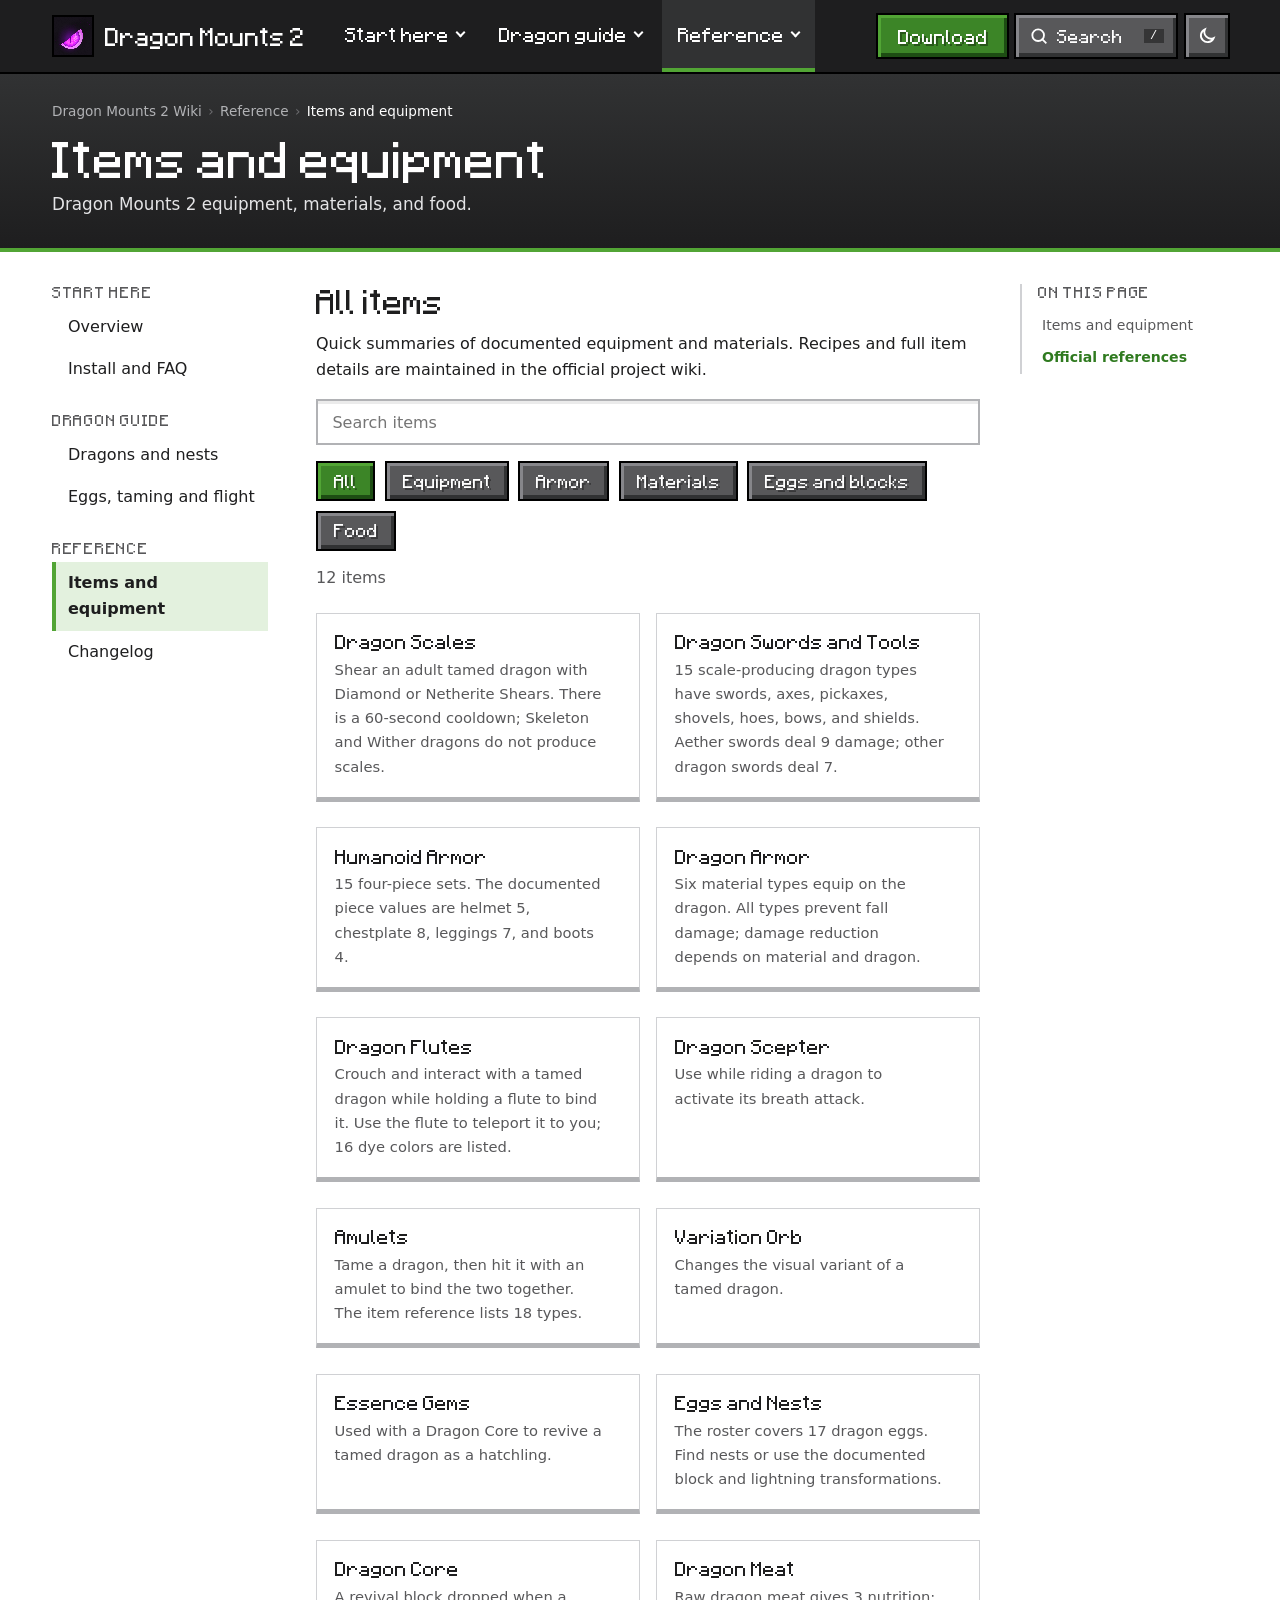
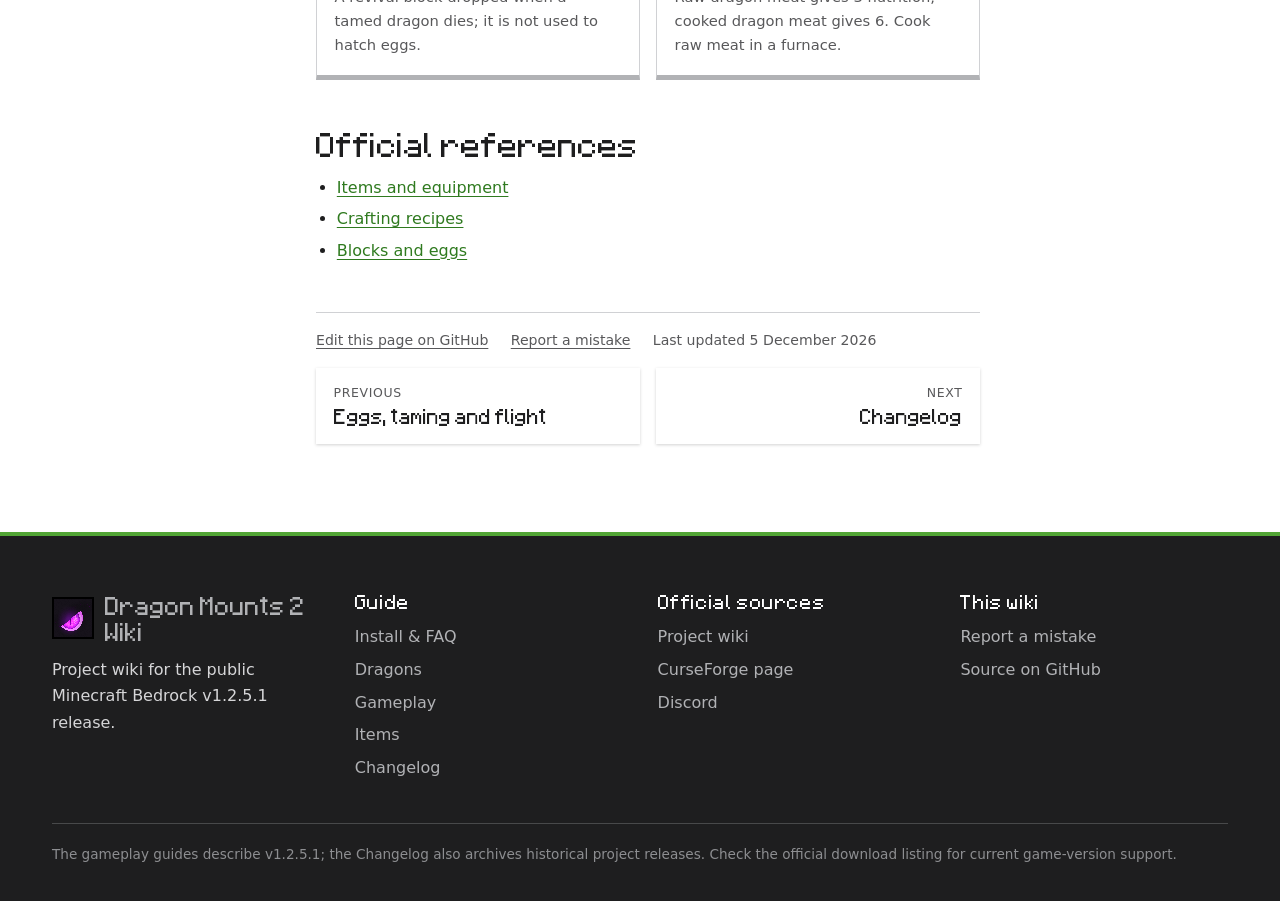
<file: items.html>
<!DOCTYPE html>
<html lang="en-GB">
<head>
<meta charset="utf-8">
<meta name="viewport" content="width=device-width, initial-scale=1, viewport-fit=cover">
<title>Items and equipment | Dragon Mounts 2 Wiki</title>
<meta name="description" content="Documented items for Dragon Mounts 2 v1.2.5.1, with direct links to official equipment and recipe guides.">
<meta name="theme-color" content="#1e1e1f">
<link rel="icon" href="textures/pack_icon.png" type="image/png">

<script>try{var t=localStorage.getItem("dm2-theme");if(t==="dark"||t==="light")document.documentElement.setAttribute("data-theme",t)}catch(x){}</script>
<link rel="stylesheet" href="assets/style.css">
</head>
<body>
<a class="skip" href="#main">Skip to content</a>
<svg class="svg-sprite" width="0" height="0" aria-hidden="true"><defs>
<symbol id="head" viewBox="0 0 160 120"><path d="M58 40C44 28 28 22 10 24c14 6 26 16 34 30z"/><path d="M80 38C70 22 56 12 40 8c12 10 20 24 24 38z"/><path d="M28 90C20 66 34 44 62 40c22-4 50 4 78 22 10 6 8 16-2 18l-26 2c-6 12-22 16-36 12-14 8-30 4-48-4z"/><path d="M30 92l-14 14 22-6zM46 98l-6 16 18-12z"/><path d="M86 52c10-8 26-4 36 6-12 2-26 0-36-6z" class="dragon-eye-accent"/><ellipse cx="104" cy="55" rx="2.6" ry="5.5" transform="rotate(-62 104 55)" class="dragon-eye-pupil"/><circle cx="138" cy="66" r="2" class="dragon-eye-accent"/><path d="M82 80l50-8" fill="none" stroke="var(--eyec,#fff)" stroke-width="2" stroke-linecap="round"/></symbol>
<symbol id="i-core" viewBox="0 0 24 24"><circle cx="12" cy="12" r="8"/><path d="M12 7.5l3.5 4.5-3.5 4.5L8.5 12z"/></symbol>
<symbol id="i-scepter" viewBox="0 0 24 24"><path d="M4 20l9-9"/><path d="M17 3l4 4-4 4-4-4z"/></symbol>
<symbol id="i-flute" viewBox="0 0 24 24"><path d="M3 17L17 3l4 4L7 21z"/><path d="M9 15v.01M12 12v.01M15 9v.01"/></symbol>
<symbol id="i-shears" viewBox="0 0 24 24"><circle cx="6" cy="6" r="2.5"/><circle cx="6" cy="18" r="2.5"/><path d="M8 7.5L21 17M8 16.5L21 7"/></symbol>
<symbol id="i-chest" viewBox="0 0 24 24"><path d="M8 3L3 7l2 5 3-1v10h8V11l3 1 2-5-5-4c-1 2-2 3-4 3S9 5 8 3z"/></symbol>
<symbol id="i-feather" viewBox="0 0 24 24"><path d="M20 4C10 4 5 9 5 15l-2 6M5 16c7 0 13-4 15-12-4 2-8 2-11 5"/></symbol>
<symbol id="i-bone" viewBox="0 0 24 24"><path d="M8.5 15.5l7-7"/><circle cx="6.5" cy="14.5" r="2.2"/><circle cx="9.5" cy="17.5" r="2.2"/><circle cx="14.5" cy="6.5" r="2.2"/><circle cx="17.5" cy="9.5" r="2.2"/></symbol>
<symbol id="i-scale" viewBox="0 0 24 24"><path d="M12 3c4 0 8 3 8 8 0 5-4 9-8 10-4-1-8-5-8-10 0-5 4-8 8-8z"/><path d="M12 7v10"/></symbol>
<symbol id="i-disc" viewBox="0 0 24 24"><circle cx="12" cy="12" r="9"/><circle cx="12" cy="12" r="2.5"/><path d="M12 5a7 7 0 0 1 7 7"/></symbol>
<symbol id="i-egg" viewBox="0 0 24 24"><path d="M12 3c4 0 7 6 7 11 0 4-3 7-7 7s-7-3-7-7c0-5 3-11 7-11z"/><path d="M7.5 14c3 1.5 6 1.5 9 0"/></symbol>
<symbol id="i-wing" viewBox="0 0 24 24"><path d="M2 19C3 10 9 5 22 4c-1 4-3 6-6 7 2 0 3 0 5 0-2 4-6 6-10 6 1 0 2 0 3-1-4 0-8 1-12 3z"/></symbol>
<symbol id="i-follow" viewBox="0 0 24 24"><circle cx="6" cy="12" r="2.5"/><circle cx="17" cy="12" r="2.5"/><path d="M9 12h5M12 9l3 3-3 3"/></symbol>
</defs></svg>
<header class="site"><div class="wrap bar">
<a class="brand" href="index.html" aria-label="Dragon Mounts 2 Wiki, home"><img class="mark" src="textures/pack_icon.png" alt=""><span>Dragon Mounts 2</span></a>
<div class="tools">
<button class="ibtn menu-toggle" id="nav-toggle" type="button" aria-label="Open guide menu" aria-controls="nav-drawer" aria-expanded="false"><svg class="ico" viewBox="0 0 24 24" aria-hidden="true"><path d="M4 6h16M4 12h16M4 18h16"/></svg></button>
<button class="sbtn" id="sbtn" type="button" aria-label="Search the wiki"><svg class="ico" viewBox="0 0 24 24" aria-hidden="true"><circle cx="11" cy="11" r="7"/><path d="M20 20l-4-4"/></svg><span>Search</span><kbd>/</kbd></button>
<button class="ibtn" id="theme" type="button" aria-label="Switch between light and dark mode"><svg class="ico moon" viewBox="0 0 24 24" aria-hidden="true"><path d="M20 14.5A8 8 0 0 1 9.5 4a8 8 0 1 0 10.5 10.5z"/></svg><svg class="ico sun" viewBox="0 0 24 24" aria-hidden="true"><circle cx="12" cy="12" r="4"/><path d="M12 2v2M12 20v2M2 12h2M20 12h2M5 5l1.5 1.5M17.5 17.5L19 19M5 19l1.5-1.5M17.5 6.5L19 5"/></svg></button>
</div></div></header>
<dialog class="nav-drawer" id="nav-drawer" aria-labelledby="nav-title">
<div class="drawer-head"><b id="nav-title">Explore the wiki</b><button class="ibtn" id="nav-close" type="button" aria-label="Close guide menu"><svg class="ico" viewBox="0 0 24 24" aria-hidden="true"><path d="m6 6 12 12M18 6 6 18"/></svg></button></div>
<nav aria-label="Guide pages"><section class="guide-group"><h2>Start here</h2><ul><li><a href="index.html">Overview</a></li><li><a href="install.html">Install and FAQ</a></li></ul></section><section class="guide-group"><h2>Dragon guide</h2><ul><li><a href="dragons.html">Dragons and nests</a></li><li><a href="gameplay.html">Eggs, taming and flight</a></li></ul></section><section class="guide-group"><h2>Reference</h2><ul><li><a href="items.html" aria-current="page">Items and equipment</a></li><li><a href="changelog.html">Changelog</a></li></ul></section></nav>
<section class="drawer-section"><h2>On this page</h2><ul><li><a href="#all">Items and equipment</a></li><li><a href="#sources">Official references</a></li></ul></section>
</dialog>
<main id="main">
<div class="phead"><div class="wrap"><h1>Items and equipment</h1><p class="lede">Dragon Mounts 2 equipment, materials, and food.</p></div></div>
<div class="wrap layout has-sidebar">
<aside class="guide-sidebar"><nav aria-label="Wiki chapters"><section class="guide-group"><h2>Start here</h2><ul><li><a href="index.html">Overview</a></li><li><a href="install.html">Install and FAQ</a></li></ul></section><section class="guide-group"><h2>Dragon guide</h2><ul><li><a href="dragons.html">Dragons and nests</a></li><li><a href="gameplay.html">Eggs, taming and flight</a></li></ul></section><section class="guide-group"><h2>Reference</h2><ul><li><a href="items.html" aria-current="page">Items and equipment</a></li><li><a href="changelog.html">Changelog</a></li></ul></section></nav><section class="guide-group"><h2>On this page</h2><ul><li><a href="#all">Items and equipment</a></li><li><a href="#sources">Official references</a></li></ul></section></aside>
<article>

<h2 id="all"><a class="anchor" href="#all" aria-label="Link to this section">#</a>All items</h2>
<p>Quick summaries of documented equipment and materials. Recipes and full item details are maintained in the official project wiki.</p>
<div class="finder"><input id="iq" type="search" placeholder="Search items" aria-label="Search items"></div>
<div class="chipset" id="igroups" role="group" aria-label="Filter by type"><button type="button" data-group="all" aria-pressed="true">All</button><button type="button" data-group="Equipment" aria-pressed="false">Equipment</button><button type="button" data-group="Armor" aria-pressed="false">Armor</button><button type="button" data-group="Materials" aria-pressed="false">Materials</button><button type="button" data-group="Eggs and blocks" aria-pressed="false">Eggs and blocks</button><button type="button" data-group="Food" aria-pressed="false">Food</button></div>
<p class="count" id="icount" aria-live="polite"></p>
<ul class="items wide" id="itemlist"><li class="item" id="dragon-scales" data-group="Materials"><div><b>Dragon Scales</b><p>Shear an adult tamed dragon with Diamond or Netherite Shears. There is a 60-second cooldown; Skeleton and Wither dragons do not produce scales.</p></div></li><li class="item" id="dragon-swords-and-tools" data-group="Equipment"><div><b>Dragon Swords and Tools</b><p>15 scale-producing dragon types have swords, axes, pickaxes, shovels, hoes, bows, and shields. Aether swords deal 9 damage; other dragon swords deal 7.</p></div></li><li class="item" id="humanoid-armor" data-group="Armor"><div><b>Humanoid Armor</b><p>15 four-piece sets. The documented piece values are helmet 5, chestplate 8, leggings 7, and boots 4.</p></div></li><li class="item" id="dragon-armor" data-group="Armor"><div><b>Dragon Armor</b><p>Six material types equip on the dragon. All types prevent fall damage; damage reduction depends on material and dragon.</p></div></li><li class="item" id="dragon-flutes" data-group="Equipment"><div><b>Dragon Flutes</b><p>Crouch and interact with a tamed dragon while holding a flute to bind it. Use the flute to teleport it to you; 16 dye colors are listed.</p></div></li><li class="item" id="dragon-scepter" data-group="Equipment"><div><b>Dragon Scepter</b><p>Use while riding a dragon to activate its breath attack.</p></div></li><li class="item" id="amulets" data-group="Equipment"><div><b>Amulets</b><p>Tame a dragon, then hit it with an amulet to bind the two together. The item reference lists 18 types.</p></div></li><li class="item" id="variation-orb" data-group="Equipment"><div><b>Variation Orb</b><p>Changes the visual variant of a tamed dragon.</p></div></li><li class="item" id="essence-gems" data-group="Materials"><div><b>Essence Gems</b><p>Used with a Dragon Core to revive a tamed dragon as a hatchling.</p></div></li><li class="item" id="eggs-and-nests" data-group="Eggs and blocks"><div><b>Eggs and Nests</b><p>The roster covers 17 dragon eggs. Find nests or use the documented block and lightning transformations.</p></div></li><li class="item" id="dragon-core" data-group="Eggs and blocks"><div><b>Dragon Core</b><p>A revival block dropped when a tamed dragon dies; it is not used to hatch eggs.</p></div></li><li class="item" id="dragon-meat" data-group="Food"><div><b>Dragon Meat</b><p>Raw dragon meat gives 3 nutrition; cooked dragon meat gives 6. Cook raw meat in a furnace.</p></div></li></ul>
<div class="empty" id="iempty" hidden>No items match. Clear the search or choose All.</div>

<h2 id="sources"><a class="anchor" href="#sources" aria-label="Link to this section">#</a>Official references</h2>
<ul><li><a href="https://github.com/DragonMounts-Team/DragonMounts2-Bedrock/wiki/Items">Items and equipment</a></li><li><a href="https://github.com/DragonMounts-Team/DragonMounts2-Bedrock/wiki/Recipes">Crafting recipes</a></li><li><a href="https://github.com/DragonMounts-Team/DragonMounts2-Bedrock/wiki/Blocks">Blocks and eggs</a></li></ul>

</article>
</div>
</main>
<footer class="foot"><div class="wrap">
<div class="footgrid">
<div><a class="brand" href="index.html"><img class="mark" src="textures/pack_icon.png" alt=""><span>Dragon Mounts 2 Wiki</span></a><p>Project wiki for the public Minecraft Bedrock v1.2.5.1 release.</p></div>
<div><h4>Guide</h4><ul><li><a href="install.html">Install & FAQ</a></li><li><a href="dragons.html">Dragons</a></li><li><a href="gameplay.html">Gameplay</a></li><li><a href="items.html">Items</a></li><li><a href="changelog.html">Changelog</a></li></ul></div>
<div><h4>Official sources</h4><ul>
<li><a href="https://github.com/DragonMounts-Team/DragonMounts2-Bedrock/wiki">Project wiki</a></li>
<li data-link="curseforge" hidden><a href="#">CurseForge page</a></li>
<li data-link="discord" hidden><a href="#">Discord</a></li></ul></div>
<div><h4>This wiki</h4><ul>
<li data-link="issues" hidden><a href="#">Report a mistake</a></li>
<li data-link="repo" hidden><a href="#">Source on GitHub</a></li></ul></div>
</div>
<small>The gameplay guides describe v1.2.5.1; the Changelog also archives historical project releases. Check the official download listing for current game-version support.</small>
</div></footer>
<div id="sx" hidden><div class="sbox" role="dialog" aria-modal="true" aria-label="Search the wiki"><input id="sq" type="search" placeholder="Search dragons, eggs, taming, riding, equipment" aria-label="Search the wiki" autocomplete="off"><div id="sres"></div><div class="sfoot">Arrow keys to move, Enter to open, Esc to close</div></div></div>
<script src="assets/config.js"></script>
<script src="assets/data.js"></script>
<script src="assets/app.js"></script>
<script src="assets/wiki.js"></script>
<script src="assets/live.js"></script>
</body>
</html>
</file>
<file: assets/style.css>
/* Dragon Mounts 2 Wiki: minecraft.net-inspired UI. Textures: assets/mc (Mojang). No external requests. */
@font-face{font-family:"MC";src:url(fonts/minecraft.woff2) format("woff2");font-display:swap}
:root{
  --bg:#fff;--alt:#f2f2f2;--card:#fff;--fg:#1e1e1f;--mute:#58585a;--line:#d0d1d4;--line2:#b1b2b5;
  --g1:#52a535;--g2:#3c8527;--g3:#1d4d13;           /* Minecraft green button: light / base / shadow */
  --a:var(--wiki-accent-light,#2f7a1f);--at:var(--a);--on-a:#fff;
  --nav:#1e1e1f;--nav2:#313233;--hero:var(--wiki-feature-light,#313233);
  --field:#fff;--soft:#e6e6e7;--hl:#e8f5e2;
  --mc:"MC","Minecraft",ui-monospace,Consolas,monospace;
  --sans:"Noto Sans",ui-sans-serif,system-ui,-apple-system,"Segoe UI",Roboto,"Helvetica Neue",Arial,sans-serif;
  --hh:72px;--r:0;color-scheme:light;
}
@media (prefers-color-scheme:dark){:root:not([data-theme]){--bg:#1e1e1f;--alt:#262627;--card:#313233;--fg:#fff;--mute:#b1b2b5;--line:#48494a;--line2:#58585a;--a:var(--wiki-accent-dark,#6cc349);--field:#1e1e1f;--soft:#3a3b3c;--hl:#26361f;--hero:var(--wiki-feature-dark,#262627);color-scheme:dark}}
:root[data-theme="dark"]{--bg:#1e1e1f;--alt:#262627;--card:#313233;--fg:#fff;--mute:#b1b2b5;--line:#48494a;--line2:#58585a;--a:var(--wiki-accent-dark,#6cc349);--field:#1e1e1f;--soft:#3a3b3c;--hl:#26361f;--hero:var(--wiki-feature-dark,#262627);color-scheme:dark}
:root[data-theme="light"]{color-scheme:light}
*,*::before,*::after{box-sizing:border-box}
html{scroll-behavior:smooth;scroll-padding-top:calc(var(--hh) + env(safe-area-inset-top,0px) + 1rem);-webkit-text-size-adjust:100%}
body{margin:0;background:var(--bg);color:var(--fg);font:400 1.0625rem/1.7 var(--sans);-webkit-font-smoothing:antialiased}
img{image-rendering:pixelated}
.editor-image-text img,.editor-gallery img,.editor-carousel img,.appearance-card img{image-rendering:auto}
[hidden]{display:none!important}
a{color:var(--at);text-underline-offset:.18em}a:hover{color:var(--fg)}
:focus-visible{outline:3px solid var(--g1);outline-offset:2px}
h1,h2,h3{font-family:var(--mc);font-weight:400;margin:0;line-height:1.2;letter-spacing:0;color:var(--fg)}
h2{position:relative;font-size:1.9rem;margin:3.2rem 0 1rem;padding-bottom:.7rem}
h2::after{content:"";position:absolute;left:0;bottom:0;width:4.5rem;height:6px;background:var(--g1);box-shadow:0 2px 0 var(--g3)}
h2:first-child{margin-top:0}h3{position:relative;font-size:1.35rem;margin:2rem 0 .5rem}
p{margin:.8rem 0}ul,ol{padding-left:1.3rem}li{margin:.3rem 0}
code,kbd{font-family:ui-monospace,"Cascadia Mono",Consolas,monospace}
code{padding:.1em .4em;background:var(--alt);border:1px solid var(--line);font-size:.88em}
.wrap{width:100%;max-width:76rem;margin:0 auto;padding-inline:max(1.25rem,env(safe-area-inset-left,0px)) max(1.25rem,env(safe-area-inset-right,0px))}
.skip{position:absolute;left:-999px;top:0;z-index:100;background:var(--g2);color:#fff;padding:.7rem 1rem}.skip:focus{left:0}
.svg-sprite{position:absolute}.dragon-eye-accent{fill:var(--eyec,#fff)}.dragon-eye-pupil{fill:#05090d}
.anchor{position:absolute;left:-1.3em;width:1em;color:var(--mute);text-decoration:none;opacity:0;font-size:.7em}
h2:hover .anchor,h3:hover .anchor,.anchor:focus-visible{opacity:1}
mark{background:#ffe85a;color:#000;padding:0 2px}.mute,.nd{color:var(--mute)}

/* ===== buttons: minecraft.net bevelled blocks ===== */
.btn,.edition-status button,.edition-switch button,.chipset button{display:inline-flex;align-items:center;justify-content:center;gap:.5rem;min-height:46px;padding:.55rem 1.4rem;
  font:400 1rem/1.2 var(--mc);color:#fff;text-decoration:none;text-transform:none;cursor:pointer;border:0;border-radius:0;
  background:var(--g2);box-shadow:inset 0 3px 0 var(--g1),inset 3px 0 0 var(--g1),inset 0 -4px 0 var(--g3),inset -3px 0 0 var(--g3),0 0 0 2px #000;margin:2px;text-shadow:2px 2px 0 rgba(0,0,0,.35)}
.btn:hover,.edition-status button:hover,.edition-switch button:hover,.chipset button:hover{background:var(--g1);color:#fff}
.btn:active{transform:translateY(2px)}
.btn.ghost,.edition-status button,.edition-switch button,.chipset button{background:#58585a;box-shadow:inset 0 3px 0 #86868a,inset 3px 0 0 #86868a,inset 0 -4px 0 #313233,inset -3px 0 0 #313233,0 0 0 2px #000}
.btn.ghost:hover,.edition-status button:hover,.edition-switch button:hover,.chipset button:hover{background:#6c6c6f}
.btn.sm,.chipset button{min-height:36px;padding:.25rem 1rem;font-size:.9rem}
.chipset button[aria-pressed="true"]{background:var(--g2);box-shadow:inset 0 3px 0 var(--g1),inset 3px 0 0 var(--g1),inset 0 -4px 0 var(--g3),inset -3px 0 0 var(--g3),0 0 0 2px #000}

/* ===== header ===== */
.site{position:sticky;top:0;z-index:40;padding-top:env(safe-area-inset-top,0px);background:var(--nav);border-bottom:2px solid #000;color:#fff}
.bar{display:flex;align-items:center;gap:.5rem 1.5rem;min-height:var(--hh)}
.brand{display:flex;align-items:center;gap:.7rem;text-decoration:none;color:#fff;font:400 1.25rem var(--mc);flex:none}
.brand:hover{color:#fff}.mark{width:42px;height:42px;object-fit:cover;flex:none;border:2px solid #000;background:#58585a}
.topnav{display:none;align-items:stretch;align-self:stretch;gap:.2rem;margin-right:auto}
.tn-group{position:relative;display:flex;align-items:stretch}
.tn-btn{appearance:none;background:none;border:0;border-bottom:4px solid transparent;color:#fff;font:400 .95rem var(--mc);padding:0 1rem;cursor:pointer;display:flex;align-items:center;gap:.5rem}
.tn-btn::after{content:"";width:7px;height:7px;border:solid #fff;border-width:0 2px 2px 0;transform:translateY(-2px) rotate(45deg)}
.tn-btn:hover,.tn-group.is-active .tn-btn,.tn-btn[aria-expanded="true"]{border-bottom-color:var(--g1);background:var(--nav2)}
.tn-menu{position:absolute;top:100%;left:0;min-width:15rem;margin:0;padding:.5rem;list-style:none;background:var(--nav2);border:2px solid #000;border-top:0;box-shadow:0 10px 0 rgba(0,0,0,.25);display:none}
.tn-group:hover .tn-menu,.tn-group:focus-within .tn-menu,.tn-btn[aria-expanded="true"]+.tn-menu{display:block}
.tn-menu a{display:block;padding:.6rem .8rem;color:#fff;text-decoration:none;font-size:.95rem;border-left:4px solid transparent}
.tn-menu a:hover,.tn-menu a[aria-current="page"]{background:#48494a;border-left-color:var(--g1);color:#fff}
@media(min-width:960px){.topnav{display:flex}.menu-toggle{display:none!important}}
.tools{display:flex;align-items:center;gap:.6rem;margin-left:auto}
.tn-cta{display:none;align-items:center;min-height:42px;padding:.4rem 1.2rem;color:#fff;text-decoration:none;font:400 .95rem var(--mc);background:var(--g2);text-shadow:2px 2px 0 rgba(0,0,0,.35);
  box-shadow:inset 0 3px 0 var(--g1),inset 3px 0 0 var(--g1),inset 0 -4px 0 var(--g3),inset -3px 0 0 var(--g3),0 0 0 2px #000}
.tn-cta:hover{background:var(--g1);color:#fff}
@media(min-width:640px){.tn-cta{display:inline-flex}}
.sbtn,.ibtn{display:inline-flex;align-items:center;justify-content:center;gap:.5rem;min-height:42px;min-width:42px;padding:.3rem .8rem;border:0;border-radius:0;cursor:pointer;color:#fff;font:400 .9rem var(--mc);
  background:#58585a;box-shadow:inset 0 3px 0 #86868a,inset 3px 0 0 #86868a,inset 0 -4px 0 #313233,inset -3px 0 0 #313233,0 0 0 2px #000}
.sbtn:hover,.ibtn:hover{background:#6c6c6f}
.ico{width:20px;height:20px;fill:none;stroke:#fff;stroke-width:2.2;stroke-linecap:square}
.sbtn span,.sbtn kbd{display:none}.sbtn kbd{padding:0 .4rem;background:#0006;font-size:.75rem}
@media(min-width:1100px){.sbtn span,.sbtn kbd{display:inline}.sbtn{min-width:10rem}.sbtn kbd{margin-left:auto}}
.ibtn#theme{position:relative;overflow:hidden}.sun,.moon{position:absolute;transition:opacity .2s}
.sun{opacity:0}.moon{opacity:1}
:root[data-theme="dark"] .sun{opacity:1}:root[data-theme="dark"] .moon{opacity:0}
@media (prefers-color-scheme:dark){:root:not([data-theme]) .sun{opacity:1}:root:not([data-theme]) .moon{opacity:0}}

/* ===== drawer + sidebar ===== */
.nav-drawer{position:fixed;inset:0 0 0 auto;margin:0 0 0 auto;width:min(23rem,calc(100vw - 1rem));height:100%;max-height:100dvh;padding:1.25rem;background:var(--nav);color:#fff;border:0;border-left:2px solid #000;overflow:auto}
.nav-drawer::backdrop{background:rgba(0,0,0,.65)}
.nav-drawer[open]{animation:drawer-in .2s steps(5) both}@keyframes drawer-in{from{transform:translateX(2rem);opacity:.4}to{transform:none;opacity:1}}
.drawer-head{display:flex;align-items:center;justify-content:space-between;padding-bottom:1rem;margin-bottom:.5rem;border-bottom:2px solid #48494a}
.drawer-head b{font:400 1.2rem var(--mc)}
.drawer-section{margin-top:1.25rem}
.drawer-section h2,.guide-group h2{margin:0 0 .4rem;padding:0;font:400 .8rem var(--mc);color:var(--mute);text-transform:uppercase;letter-spacing:.08em}
.drawer-section h2::after,.guide-group h2::after{display:none}
.drawer-section ul,.guide-group ul{list-style:none;margin:0;padding:0}.drawer-section li,.guide-group li{margin:0}
.drawer-section a,.guide-group a{display:block;padding:.5rem .75rem;color:inherit;text-decoration:none;border-left:4px solid transparent}
.drawer-section a:hover,.guide-group a:hover{background:rgba(127,127,127,.18);color:inherit}
.drawer-section a[aria-current="page"],.guide-group a[aria-current="page"]{border-left-color:var(--g1);background:rgba(82,165,53,.16);font-weight:600}
.guide-group+.guide-group{margin-top:1.3rem}
.layout{display:grid;gap:2rem;padding-block:4rem 3rem}.guide-sidebar>nav+.guide-group{margin-top:1.6rem}.layout>*{min-width:0}
.layout.has-sidebar{grid-template-columns:minmax(12rem,15rem) minmax(0,1fr);align-items:start;gap:3rem}
.guide-sidebar{position:sticky;top:calc(var(--hh) + 1.25rem);max-height:calc(100vh - var(--hh) - 2.5rem);overflow-y:auto;padding-right:.5rem}
.guide-sidebar .guide-group a{color:var(--fg)}
@media(max-width:900px){.layout.has-sidebar{grid-template-columns:minmax(0,1fr)}.guide-sidebar{display:none}}

/* ===== page hero (dark band, grass divider) ===== */
.phead,.home-feature,.edition-picker{position:relative;background:linear-gradient(rgba(0,0,0,.55),rgba(0,0,0,.35)),var(--hero) ;color:#fff}
.phead{padding:3.4rem 0 3.6rem}
.phead::after,.home-feature::after,.foot::before{content:"";position:absolute;left:0;right:0;bottom:0;height:32px;transform:translateY(100%);image-rendering:pixelated;pointer-events:none;z-index:1}
.phead h1,.home-feature h1,.edition-picker h1{color:#fff;text-shadow:4px 4px 0 rgba(0,0,0,.5)}
.phead h1{font-size:clamp(2.1rem,5vw,3.4rem)}
.lede{margin:.9rem 0 0;max-width:46rem;color:#e4e4e6;font-size:1.2rem}
.eyebrow{margin:0 0 .6rem;color:var(--g1);font:400 .9rem var(--mc);letter-spacing:.12em;text-transform:uppercase}

/* ===== home ===== */
.home-feature{margin-bottom:32px}
.home-feature h1{font-size:clamp(2.3rem,6vw,4rem)}
.home-feature-inner{display:grid;grid-template-columns:minmax(0,1.1fr) minmax(16rem,.9fr);align-items:center;gap:2rem;padding-block:3.4rem 3.8rem}
.feature-actions{display:flex;flex-wrap:wrap;gap:.8rem;margin:1.6rem 0}
.feature-release{display:flex;flex-wrap:wrap;gap:.4rem .9rem;margin:1.2rem 0 0;padding:.5rem .9rem;background:rgba(0,0,0,.45);width:fit-content;font-size:.9rem;border-left:4px solid var(--g1)}
.feature-release span:first-child{color:#bbb;font-size:.75rem;letter-spacing:.1em}.feature-release b{color:#7fe05a;font-weight:400;font-family:var(--mc)}
.home-icon{width:min(100%,22rem);aspect-ratio:1;justify-self:end;display:grid;grid-template-rows:minmax(0,1fr) auto;gap:.6rem;margin:0;padding:1.2rem;text-align:center;background:rgba(0,0,0,.4);border:2px solid #000;box-shadow:inset 0 0 0 4px rgba(255,255,255,.06)}
.home-icon img{width:100%;height:100%;object-fit:contain}.home-icon figcaption{color:#b1b2b5;font-size:.85rem}
.home-note{margin-block:2rem}
.note{padding:1rem 1.3rem;margin:1rem 0;background:var(--alt);border-left:6px solid var(--g1)}.note p{margin:.3rem 0}
.home-content{padding-bottom:3rem}
.home-content>h2{text-align:center;font-size:clamp(1.7rem,4vw,2.4rem);margin-top:3.5rem}
.home-content>h2::after{left:50%;transform:translateX(-50%)}
.task-group>h3{margin:2.2rem 0 .8rem}
.tasks{display:grid;grid-template-columns:repeat(auto-fit,minmax(min(100%,17rem),1fr));gap:1rem;margin:1rem 0}
.task-group .tasks{grid-template-columns:repeat(auto-fit,minmax(min(100%,14rem),1fr))}
.tasks a,.edition-card{display:grid;align-content:start;gap:.3rem;padding:1.2rem 1.3rem;color:var(--fg);text-decoration:none;background:var(--card);border:1px solid var(--line);border-bottom:5px solid var(--line2);transition:transform .12s,border-color .12s}
.tasks a:hover,.edition-card:hover,.edition-card:focus-visible{transform:translateY(-4px);border-bottom-color:var(--g1);color:var(--fg)}
.tasks a b{font:400 1.05rem var(--mc)}.tasks a span{color:var(--mute);font-size:.93rem}
.cta,.contribute-actions,.quick-actions{display:flex;flex-wrap:wrap;gap:.8rem;margin:1.3rem 0}

/* ===== edition picker ===== */
.edition-picker{min-height:calc(100vh - var(--hh) - 6rem);display:grid;align-content:center;padding-block:3.5rem 4rem;text-align:center;margin-bottom:32px}
.edition-picker h1{font-size:clamp(1.9rem,4.5vw,3.2rem)}.edition-picker .lede{margin-inline:auto}
.edition-options{display:grid;grid-template-columns:repeat(auto-fit,minmax(min(100%,19rem),1fr));gap:1.3rem;margin-top:2.2rem;text-align:left}
.edition-card{min-height:13rem;padding:1.6rem;cursor:pointer;font:inherit;text-align:left;gap:.7rem;border:0;border-bottom:6px solid var(--g1)}
.edition-card strong{font:400 1.5rem var(--mc)}.edition-card span{color:var(--mute)}
.edition-tag{width:fit-content;padding:.15rem .6rem;background:var(--g2);color:#fff!important;font:400 .7rem var(--mc)!important;letter-spacing:.08em}
.edition-status{display:flex;flex-wrap:wrap;align-items:center;justify-content:space-between;gap:.5rem;padding:.6rem max(1.25rem,calc((100vw - 76rem)/2 + 1.25rem));background:var(--nav2);color:#fff;font-size:.9rem}
.edition-switch{display:flex;gap:.5rem}
.java-empty,.not-found{text-align:center;padding:5rem 1rem}.java-empty h2::after{left:50%;transform:translateX(-50%)}
.not-found h1{font-size:4rem}

/* ===== tables / facts / panels ===== */
.tbl{overflow-x:auto;margin:1.3rem 0;border:1px solid var(--line)}
table{width:100%;border-collapse:collapse;font-size:.95rem}
th,td{padding:.7rem .9rem;text-align:left;vertical-align:top;border-bottom:1px solid var(--line)}
thead th{background:var(--nav2);color:#fff;font:400 .9rem var(--mc)}
tbody th{font-weight:600}tbody tr:nth-child(even){background:var(--alt)}tr.hl td,tr.hl th{background:var(--hl)}
.dragon-roster{min-width:58rem}
.dragon-roster-thumb{width:56px;height:56px;object-fit:contain;background:var(--alt);border:1px solid var(--line);padding:4px}
dl.facts{display:grid;grid-template-columns:max-content minmax(0,1fr);margin:1.2rem 0;border:1px solid var(--line);background:var(--card)}
dl.facts dt,dl.facts dd{margin:0;padding:.7rem 1rem;border-top:1px solid var(--line)}
dl.facts dt{color:var(--mute);background:var(--alt)}dl.facts dt:first-of-type,dl.facts dt:first-of-type+dd{border-top:0}
.source-line,.dragon-source-type,.troubleshooting-note{color:var(--mute);font-size:.9rem}
.panel{padding:1.3rem 1.5rem;margin:1.2rem 0;background:var(--card);border:1px solid var(--line);border-bottom:5px solid var(--line2)}.panel>h3:first-child{margin-top:0}

/* ===== accordions ===== */
details.q,.release-entry,.editor-collapsible{margin:.8rem 0;background:var(--card);border:1px solid var(--line);border-left:6px solid var(--line2);overflow:hidden}
details[open].q,.release-entry[open],.editor-collapsible[open]{border-left-color:var(--g1)}
details.q>summary,.release-entry>summary,.editor-collapsible>summary{display:flex;align-items:center;justify-content:space-between;gap:1rem;padding:1rem 1.2rem;cursor:pointer;list-style:none}
details>summary::-webkit-details-marker{display:none}
details.q>summary::after,.release-entry>summary::after,.editor-collapsible>summary::after{content:"+";flex:none;width:28px;height:28px;display:grid;place-items:center;background:var(--g2);color:#fff;font:400 1.1rem var(--mc);box-shadow:inset 0 2px 0 var(--g1),inset 0 -3px 0 var(--g3)}
details[open]>summary::after{content:"–"}details>summary:hover{background:var(--alt)}
details.q .body,.editor-collapsible>div{padding:.3rem 1.3rem 1.1rem;border-top:1px solid var(--line)}
.release-list{display:grid;gap:.4rem;margin:1rem 0 2rem}
.release-entry>summary>span:first-child{display:grid;min-width:12rem}
.release-entry>summary b{font:400 1.15rem var(--mc)}.release-entry>summary small{color:var(--mute);font-size:.85rem}
.release-summary{flex:1;color:var(--mute);font-size:.93rem}
.release-entry>ul{margin:0;padding:.9rem 1.3rem .5rem 2.6rem;border-top:1px solid var(--line)}
.release-source{margin:0;padding:.3rem 1.3rem 1rem}
.release-entry[data-stage="Pre-release"]{border-left-color:#d49a00}.release-entry[data-stage="Hotfix"]{border-left-color:#c0392b}

/* ===== forms ===== */
.finder{margin:1rem 0}
input,select,textarea,#sq{width:100%;min-height:46px;padding:.55rem .9rem;color:var(--fg);font:400 1rem var(--sans);background:var(--field);border:2px solid var(--line2);border-radius:0;box-shadow:inset 0 3px 0 rgba(0,0,0,.08)}
input:focus,select:focus,textarea:focus{outline:0;border-color:var(--g1);box-shadow:0 0 0 3px rgba(82,165,53,.35)}
.chipset{display:flex;flex-wrap:wrap;gap:.6rem;margin:.9rem 0}.count,.empty{color:var(--mute)}

/* ===== paths / steps / progress ===== */
ol.path{list-style:none;padding:0;counter-reset:p}
ol.path li{counter-increment:p;display:grid;grid-template-columns:3.4rem 1fr;gap:0 .8rem;padding:1.1rem 0;border-top:1px solid var(--line);margin:0}
ol.path li::before{content:counter(p);grid-row:span 2;display:grid;place-items:center;width:2.7rem;height:2.7rem;background:var(--g2);color:#fff;font:400 1.2rem var(--mc);box-shadow:inset 0 3px 0 var(--g1),inset 0 -4px 0 var(--g3)}
ol.path b{font:400 1.1rem var(--mc)}ol.path span{color:var(--mute)}
.steps{list-style:none;padding:0}.steps li{margin:.6rem 0}.steps label{display:flex;gap:.8rem;align-items:flex-start;cursor:pointer}
.steps input,.editor-checklist input{appearance:none;flex:none;width:24px;height:24px;min-height:0;padding:0;margin:2px 0 0;border:0;box-shadow:none;background:var(--field);border:2px solid var(--line2);image-rendering:pixelated;cursor:pointer}
.steps input:checked,.editor-checklist input:checked{background:var(--g2) url("data:image/svg+xml,%3Csvg xmlns=%27http://www.w3.org/2000/svg%27 viewBox=%270 0 24 24%27 fill=%27none%27 stroke=%27white%27 stroke-width=%273%27%3E%3Cpath d=%27M5 12l5 5 9-10%27/%3E%3C/svg%3E") center/80% no-repeat;border-color:var(--g3)}
.steps input:checked+span,.editor-checklist input:checked+span{color:var(--mute);text-decoration:line-through}
.steps small{display:block;color:var(--mute)}
.prog{height:20px;background:#1e1e1f;border:2px solid #000;padding:2px;overflow:hidden}
#pbar{display:block;height:100%;width:0;background:repeating-linear-gradient(90deg,#7fe05a 0 8px,#52a535 8px 16px);transition:width .3s steps(8)}#ptxt{color:var(--mute);font-size:.9rem}

/* ===== item cards with inventory slots ===== */
.items{display:grid;grid-template-columns:repeat(auto-fill,minmax(min(100%,16rem),1fr));gap:1rem;margin:1rem 0;padding:0;list-style:none}
.item{display:grid;grid-template-columns:auto 1fr;gap:.2rem 1rem;align-items:start;padding:1.1rem;background:var(--card);border:1px solid var(--line);border-bottom:5px solid var(--line2)}
.item:hover{border-bottom-color:var(--g1)}
.item svg{grid-row:span 2;width:56px;height:56px;padding:10px;fill:none;stroke:#fff;stroke-width:1.8;background:#8b8b8b;border:2px solid #373737;border-right-color:#fff;border-bottom-color:#fff;box-shadow:inset 3px 3px 0 #373737}
.item b{font:400 1rem var(--mc)}.item p{margin:0;color:var(--mute);font-size:.92rem;grid-column:2}

/* ===== appearance explorer ===== */
.appearance-explorer{display:grid;grid-template-columns:repeat(auto-fit,minmax(min(100%,19rem),1fr));gap:1.2rem;margin:1rem 0 3rem}
.appearance-card{min-width:0;padding:1rem;background:var(--card);border:1px solid var(--line);border-bottom:5px solid var(--line2);scroll-margin-top:calc(var(--hh) + 1rem)}
.appearance-card:hover,.appearance-card:focus-within{border-bottom-color:var(--g1)}
.appearance-card h3{margin:0 0 .7rem;font-size:1.15rem}.appearance-card figure{margin:0}
.appearance-card img{display:block;width:100%;height:auto;aspect-ratio:818/392;object-fit:contain;background:#3a3b3c}
.appearance-card figcaption{margin-top:.5rem;color:var(--mute);font-size:.9rem}
.appearance-card label{display:grid;gap:.35rem;margin-top:.8rem;color:var(--mute);font-size:.85rem}

/* ===== editor-made blocks ===== */
.three{display:grid;gap:1.2rem;grid-template-columns:repeat(auto-fit,minmax(15rem,1fr));margin:1.2rem 0}
.editor-three-columns{grid-template-columns:repeat(3,minmax(0,1fr))}.three h3{margin-top:0}
.editor-section{margin:2rem 0}.editor-section>h2{margin-top:0}
.editor-image-text{display:grid;grid-template-columns:repeat(2,minmax(0,1fr));align-items:center;gap:1.6rem;margin:1.6rem 0;padding:1.3rem;background:var(--card);border:1px solid var(--line);border-bottom:5px solid var(--line2)}
.editor-image-text figure,.editor-gallery figure{min-width:0;margin:0}
.editor-image-text img,.editor-gallery img,.editor-carousel img{display:block;width:100%;height:auto;border:2px solid #000}
.editor-image-text figcaption,.editor-gallery figcaption,.editor-video figcaption{margin-top:.4rem;color:var(--mute);font-size:.88rem}
.editor-image-right figure{grid-column:2;grid-row:1}.editor-image-right .editor-image-text-copy{grid-column:1;grid-row:1}.editor-image-text-copy h3{margin-top:0}
.editor-gallery{display:grid;grid-template-columns:repeat(auto-fit,minmax(min(100%,14rem),1fr));gap:1rem;margin:1.6rem 0}.editor-gallery img{aspect-ratio:4/3;object-fit:cover}
.editor-carousel{display:flex;gap:1rem;margin:1.6rem 0;padding:.4rem .2rem .9rem;overflow-x:auto;scroll-snap-type:x mandatory;scrollbar-color:var(--g2) var(--alt)}
.editor-carousel figure{flex:0 0 min(85%,22rem);margin:0;scroll-snap-align:start}.editor-carousel img{aspect-ratio:4/3;object-fit:cover}
.editor-video{margin:1.6rem 0}.editor-video iframe{display:block;width:100%;aspect-ratio:16/9;border:2px solid #000;background:#000}.editor-video-link{display:inline-block;margin-top:.4rem}
.editor-button-block{margin:1.3rem 0}
.editor-toc{padding:1.1rem 1.4rem;margin:1.3rem 0;background:var(--alt);border-left:6px solid var(--g1)}.editor-toc h3{margin-top:0}.editor-toc ul{margin:0;padding-left:1.2rem}
.editor-spacer{height:2rem}
.editor-columns{display:grid;grid-template-columns:repeat(auto-fit,minmax(15rem,1fr));gap:1rem;margin:1.3rem 0}
.editor-column{min-width:0;padding:1.1rem 1.3rem;background:var(--card);border:1px solid var(--line);border-bottom:5px solid var(--line2)}.editor-column h3{margin-top:0}
.editor-callout{margin:1.3rem 0;padding:1rem 1.3rem;background:var(--alt);border-left:8px solid #3b82f6}.editor-callout p{margin:.3rem 0}
.editor-callout-label{display:block;margin-bottom:.2rem;font:400 .8rem var(--mc);letter-spacing:.08em;text-transform:uppercase}
.editor-callout-tip{border-left-color:#3b82f6}.editor-callout-warning{border-left-color:#e8a200}.editor-callout-success{border-left-color:var(--g1)}
.editor-code{max-width:100%;margin:1.3rem 0;padding:1rem 1.2rem;overflow-x:auto;background:#1e1e1f;color:#e8e8e8;border:2px solid #000;white-space:pre-wrap;overflow-wrap:anywhere}.editor-code code{background:none;border:0;padding:0;color:inherit}
.editor-checklist{list-style:none;padding:0}.editor-checklist li{margin:.5rem 0}.editor-checklist label{display:flex;gap:.8rem;cursor:pointer}
.release-strip{display:flex;flex-wrap:wrap;gap:.5rem 1rem;align-items:center;margin:1rem 0;padding:.8rem 1.1rem;background:var(--nav2);color:#fff;border-left:6px solid var(--g1)}
.release-strip span:first-child{color:#b1b2b5;font-size:.8rem}.release-strip b{color:#7fe05a;font-weight:400;font-family:var(--mc)}.release-strip a{margin-left:auto;color:#fff}

/* ===== footer ===== */
.foot{position:relative;margin-top:48px;padding:3.5rem 0 2.2rem;background:var(--nav);color:#d6d6d8;border-top:2px solid #000}
.foot::before{bottom:auto;top:0;transform:translateY(-100%)}
.footgrid{display:grid;gap:2.2rem;grid-template-columns:repeat(auto-fit,minmax(11rem,1fr))}
.foot h4{margin:0 0 .8rem;color:#fff;font:400 .95rem var(--mc);letter-spacing:.04em}
.foot ul{list-style:none;margin:0;padding:0}.foot li{margin:.4rem 0}
.foot a{color:#b1b2b5;text-decoration:none}.foot a:hover{color:#fff;text-decoration:underline}
.foot .brand{margin-bottom:.8rem}.foot small{display:block;margin-top:2.2rem;padding-top:1.2rem;border-top:1px solid #48494a;color:#8d8e91;font-size:.85rem}

/* ===== search ===== */
#sx{position:fixed;inset:0;z-index:60;display:grid;align-items:start;justify-items:center;padding:9vh 1rem 1rem;background:rgba(0,0,0,.72)}
.sbox{width:100%;max-width:40rem;padding:1.1rem;overflow:hidden;background:var(--card);border:2px solid #000;border-bottom:6px solid var(--g1)}
#sres{max-height:55vh;overflow:auto;margin-top:.7rem}
#sres a{display:block;padding:.65rem .8rem;color:var(--fg);text-decoration:none;border-left:4px solid transparent}
#sres a:hover,#sres a:focus-visible{background:var(--alt);border-left-color:var(--g1)}
#sres small{display:block;color:var(--mute)}#sres p{color:var(--mute);padding:.5rem}.sfoot{margin-top:.6rem;color:var(--mute);font-size:.8rem}

@keyframes page-enter{from{opacity:0;transform:translateY(8px)}to{opacity:1;transform:none}}
@media(prefers-reduced-motion:no-preference){main{animation:page-enter .25s ease-out both}}
@media(prefers-reduced-motion:reduce){html{scroll-behavior:auto}*,*::before,*::after{transition:none!important;animation:none!important}}
@media(max-width:700px){
  .home-feature-inner{grid-template-columns:1fr;gap:.8rem;padding-block:2rem 2.6rem}
  .home-icon{grid-row:1;width:min(100%,10rem);justify-self:center}.home-feature-copy{grid-row:2;text-align:center}
  .feature-actions{justify-content:center}.feature-release{margin-inline:auto}.home-feature .lede{margin-inline:auto}
  .editor-image-text{grid-template-columns:1fr;gap:.9rem}.editor-three-columns{grid-template-columns:1fr}
  .editor-image-right figure,.editor-image-right .editor-image-text-copy{grid-column:1;grid-row:auto}
}
@media(max-width:600px){h2{font-size:1.5rem}.brand{min-width:0;font-size:1rem;gap:.45rem}.mark{width:36px;height:36px}
  dl.facts{grid-template-columns:1fr}dl.facts dd{border-top:0;padding-top:0}.release-strip a{margin-left:0}article{overflow-wrap:anywhere}}
@media print{.site,.nav-drawer,.menu-toggle,.foot,.finder,.chipset,.skip{display:none!important}body{background:#fff;color:#000}details.q .body{display:block}}


/* ===== v3: cleaner, minecraft.net-style (flat surfaces, no block textures) ===== */
body{font-size:1rem;line-height:1.65}
h2{font-size:1.7rem;margin:2.6rem 0 .9rem;padding-bottom:0}
h2::after{display:none}
.phead,.home-feature,.edition-picker{background:linear-gradient(180deg,#313233 0%,#1e1e1f 100%);border-bottom:4px solid var(--g1)}
.phead::after,.home-feature::after,.foot::before{display:none}
.phead{padding:2.6rem 0 2.8rem}
.phead h1,.home-feature h1,.edition-picker h1{text-shadow:none}
.home-feature{margin-bottom:0}.edition-picker{margin-bottom:0}
.home-feature-inner{padding-block:3rem}
.home-icon{background:none;border:0;box-shadow:none;padding:0}.home-icon figcaption,.home-note,.feature-release span:last-child{display:none}
.edition-status{padding:.4rem 0}
.foot{margin-top:3rem;border-top:4px solid var(--g1)}
.news,#news{display:none}
.release-strip{display:none}
.home-content>h2{text-align:left}
.task-group>h3{margin:1.8rem 0 .6rem;font-size:1.15rem;color:var(--mute)}
.tasks a,.edition-card{border:0;border-bottom:4px solid transparent;box-shadow:0 1px 3px rgba(0,0,0,.18);transition:box-shadow .15s,border-color .15s}
.tasks a:hover,.edition-card:hover,.edition-card:focus-visible{transform:none;box-shadow:0 6px 16px rgba(0,0,0,.28)}
.tasks a{padding:1.1rem 1.3rem}
.release-entry{box-shadow:0 1px 3px rgba(0,0,0,.15)}
.commit-feed li{border:0;border-left:4px solid var(--g1);box-shadow:0 1px 3px rgba(0,0,0,.15)}

.feature-actions .btn:nth-child(3){display:none}
.edition-status{display:flex;justify-content:space-between;align-items:center;max-width:76rem;margin:0 auto;padding:.5rem max(1.25rem,env(safe-area-inset-left,0px));background:none;color:var(--mute);font-size:.9rem}
.edition-status span{color:var(--mute)}.edition-status button{min-height:32px;padding:.1rem .9rem;font-size:.85rem}

/* ===== v4: wiki layout ===== */
.phead{padding:1.6rem 0 1.8rem}.phead h1{font-size:clamp(1.8rem,4vw,2.6rem)}.phead .lede{font-size:1.05rem;margin-top:.5rem}
.crumbs{display:flex;flex-wrap:wrap;gap:.4rem;align-items:center;margin-bottom:.7rem;font-size:.85rem;color:#b1b2b5}
.crumbs a{color:#b1b2b5;text-decoration:none}.crumbs a:hover{color:#fff;text-decoration:underline}
.crumbs span::before,.crumbs b::before{content:"›";margin-right:.4rem;color:#6c6c6f}.crumbs b{font-weight:400;color:#fff}
.layout{padding-block:2rem 2.5rem}.layout.has-sidebar{gap:2.5rem}
.layout.has-sidebar.has-toc{grid-template-columns:minmax(11rem,14rem) minmax(0,1fr) minmax(10rem,13rem)}
.toc{position:sticky;top:calc(var(--hh) + 1.25rem);max-height:calc(100vh - var(--hh) - 2.5rem);overflow-y:auto;font-size:.88rem;border-left:2px solid var(--line);padding-left:1rem}
.toc .guide-group h2{font-size:.8rem;margin:0 0 .6rem;color:var(--mute);letter-spacing:.06em;text-transform:uppercase;padding:0}
.toc ul{list-style:none;padding:0;margin:0}.toc li{margin:0}
.toc a{display:block;padding:.28rem 0;color:var(--mute);text-decoration:none}.toc a:hover{color:var(--fg)}
.toc a[aria-current]{color:var(--at);font-weight:600}
.guide-sidebar .guide-group h2{font-size:.78rem;letter-spacing:.06em;text-transform:uppercase;color:var(--mute)}
@media(max-width:1180px){.layout.has-sidebar.has-toc{grid-template-columns:minmax(11rem,14rem) minmax(0,1fr)}.toc{display:none}}
@media(max-width:900px){.layout.has-sidebar.has-toc{grid-template-columns:minmax(0,1fr)}}
.page-meta{display:flex;flex-wrap:wrap;gap:.4rem 1.4rem;margin:3rem 0 1rem;padding-top:1rem;border-top:1px solid var(--line);font-size:.88rem;color:var(--mute)}
.page-meta a{color:var(--mute)}.page-meta a:hover{color:var(--fg)}.page-meta span:empty{display:none}
.pager{display:grid;grid-template-columns:1fr 1fr;gap:1rem;margin:1rem 0 0}
.pager a{display:grid;gap:.1rem;padding:.9rem 1.1rem;background:var(--card);box-shadow:0 1px 3px rgba(0,0,0,.18);border-bottom:4px solid transparent;text-decoration:none;color:var(--fg)}
.pager a:hover{border-bottom-color:var(--g1)}.pager .next{text-align:right;grid-column:2}.pager small{color:var(--mute);font-size:.78rem;text-transform:uppercase;letter-spacing:.05em}.pager b{font:400 1.05rem var(--mc)}

/* ===== v5: responsive fixes ===== */
@media(max-width:520px){.bar{gap:.4rem}.tools{gap:.3rem}.tn-cta{display:none}.sbtn,.ibtn{min-width:40px;padding:.3rem .55rem}.brand span{overflow:hidden;text-overflow:ellipsis;white-space:nowrap}}
img,video,iframe,svg{max-width:100%}
table{max-width:100%}
.layout article{overflow-wrap:anywhere}
.layout article pre,.layout article .table-wrap{overflow-x:auto}
@media(max-width:700px){.layout article table{display:block;overflow-x:auto;-webkit-overflow-scrolling:touch}}

/* ===== v6: accessibility + print ===== */
@media(prefers-reduced-motion:reduce){*,*::before,*::after{animation:none!important;transition:none!important;scroll-behavior:auto!important}}
@media print{.site,.foot,.guide-sidebar,.toc,.pager,.page-meta,.edition-status,.skip,#sx,.nav-drawer{display:none!important}
 .phead{background:none!important;color:#000;border:0;padding:0}.phead h1,.phead .lede,.crumbs,.crumbs a,.crumbs b{color:#000!important}
 .layout.has-sidebar{display:block}body{background:#fff;color:#000;font-size:11pt}a{color:#000}details:not([open])>*:not(summary){display:block}}

/* ===== nests ===== */
.nest-tools{display:flex;flex-wrap:wrap;gap:.8rem 1rem;align-items:center;margin:1rem 0}
.nest-tools input{flex:1 1 16rem;min-height:44px;padding:.4rem .9rem;font:inherit;color:var(--fg);background:var(--field);border:2px solid var(--line2);border-radius:0}
.nest-tools input:focus{border-color:var(--g1);outline:none}
.nest-grid{list-style:none;margin:1rem 0;padding:0;display:grid;gap:1rem;grid-template-columns:repeat(auto-fill,minmax(16rem,1fr))}
.nest{display:flex;gap:1rem;align-items:center;padding:1rem 1.1rem;background:var(--card);box-shadow:0 1px 3px rgba(0,0,0,.18);border-bottom:4px solid transparent;margin:0}
.nest:hover{border-bottom-color:var(--g1)}.nest[hidden]{display:none}
.nest-art{flex:none;width:72px;height:72px;display:grid;place-items:center;background:var(--alt)}.nest-art img{width:64px;height:64px;object-fit:contain}
.nest b{display:block;font:400 1.05rem var(--mc)}.nest p{margin:.2rem 0 0;color:var(--mute);font-size:.9rem}
.nest-dim{display:inline-block;margin-top:.2rem;padding:0 .5rem;font:400 .72rem var(--mc);color:#fff;background:var(--g2)}
.nest[data-dim="Nether"] .nest-dim{background:#a93226}
</file>
